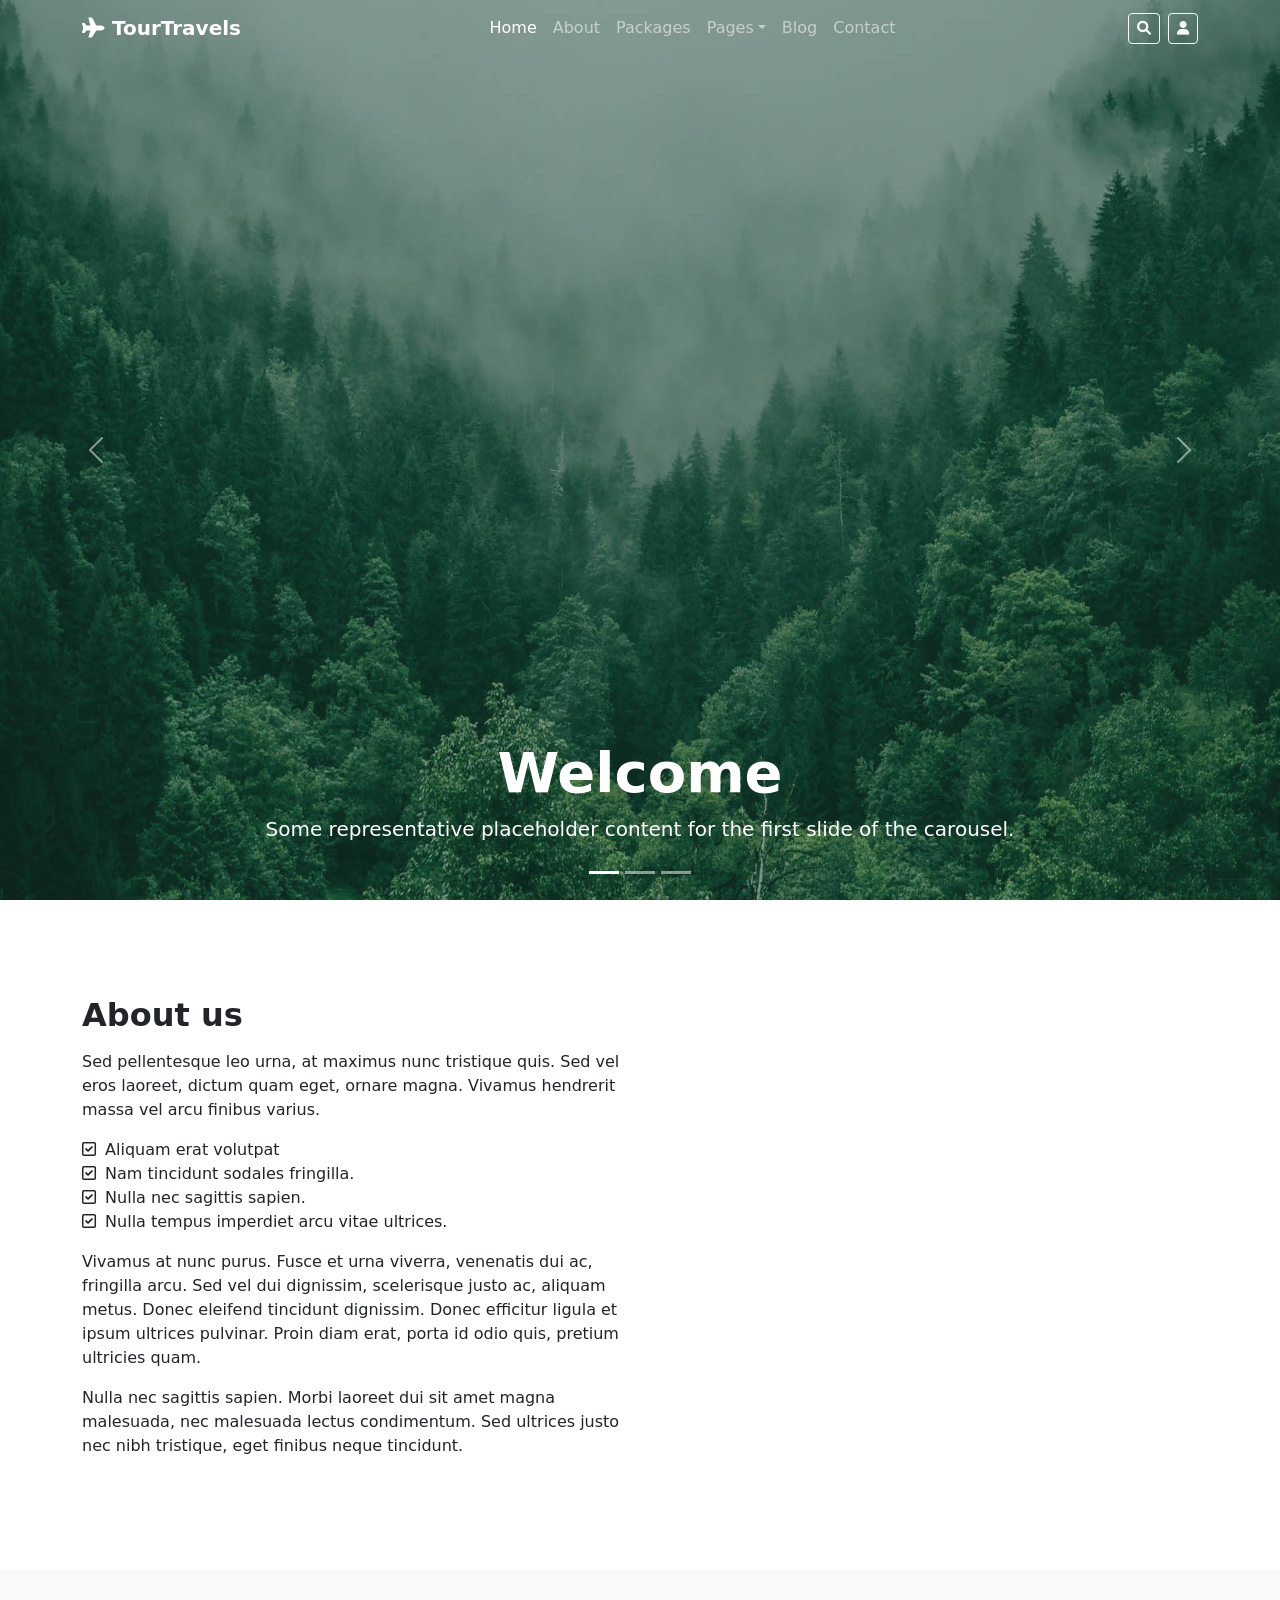
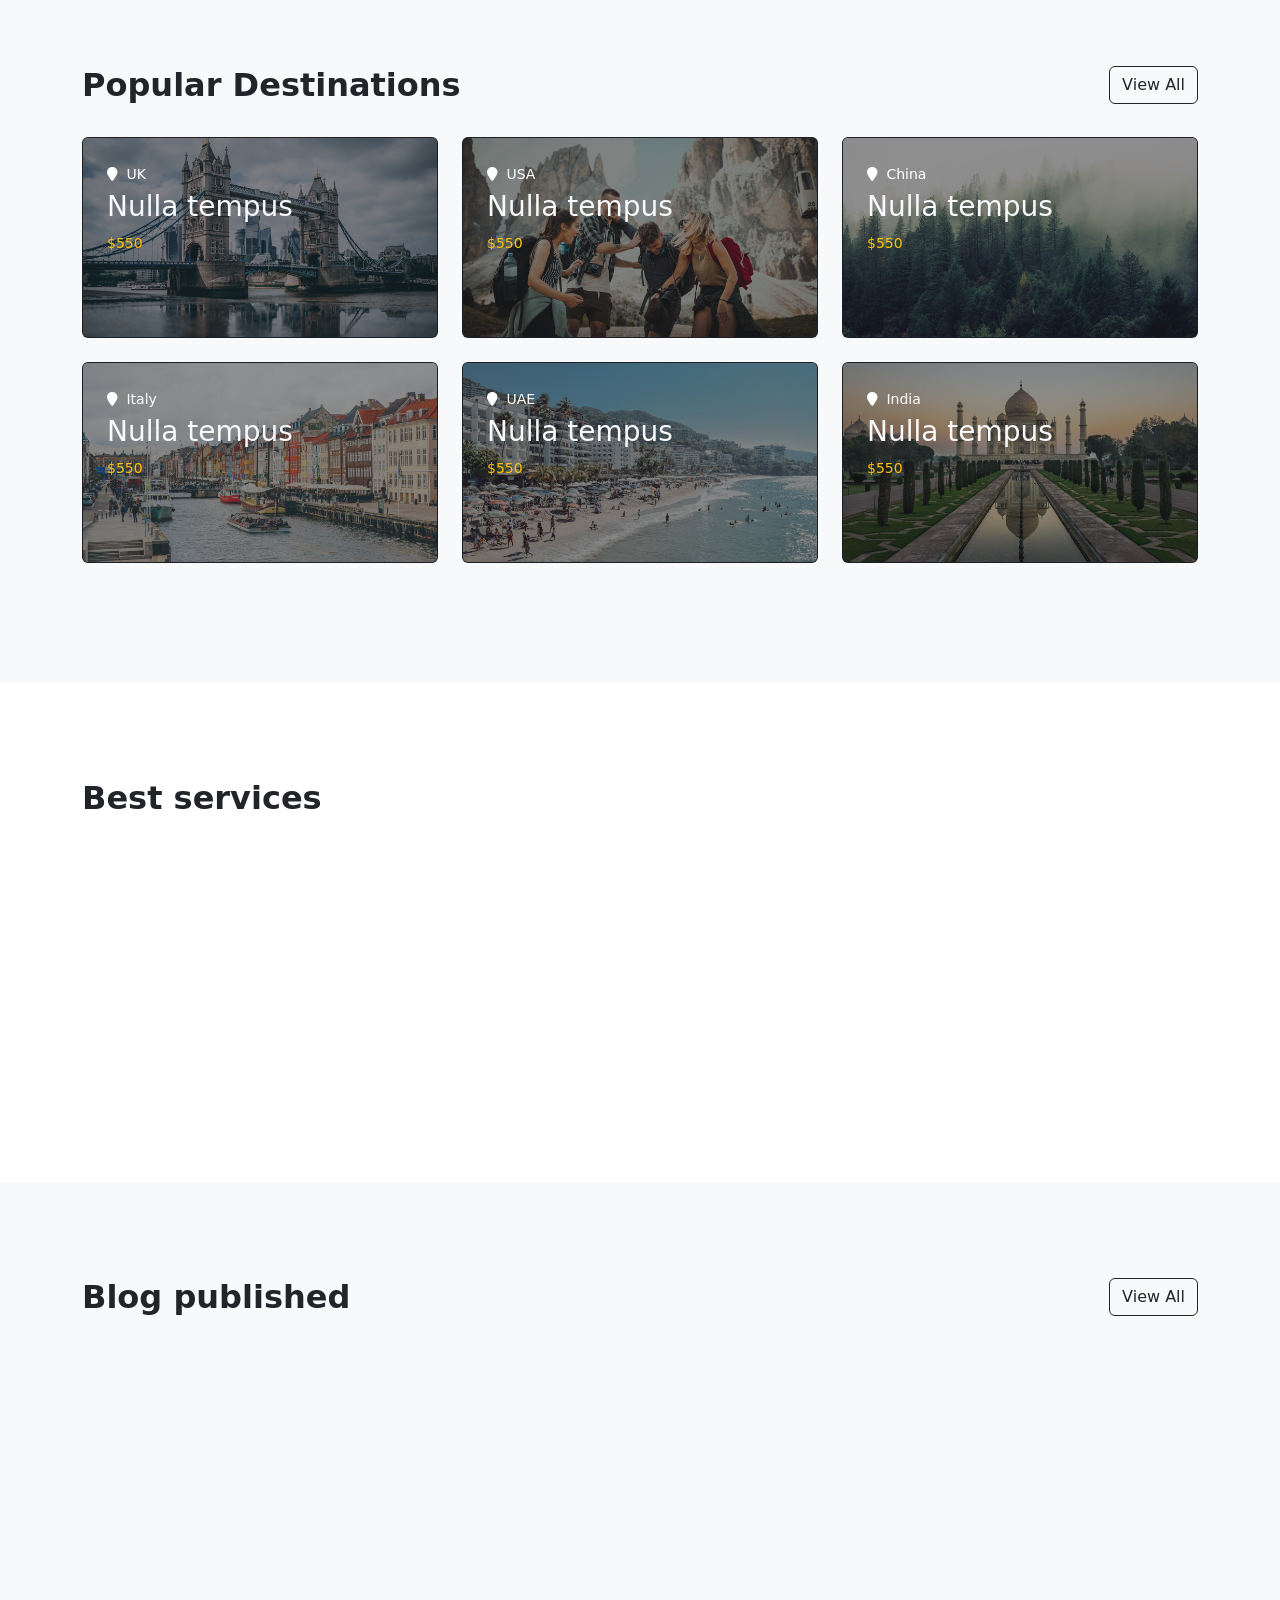
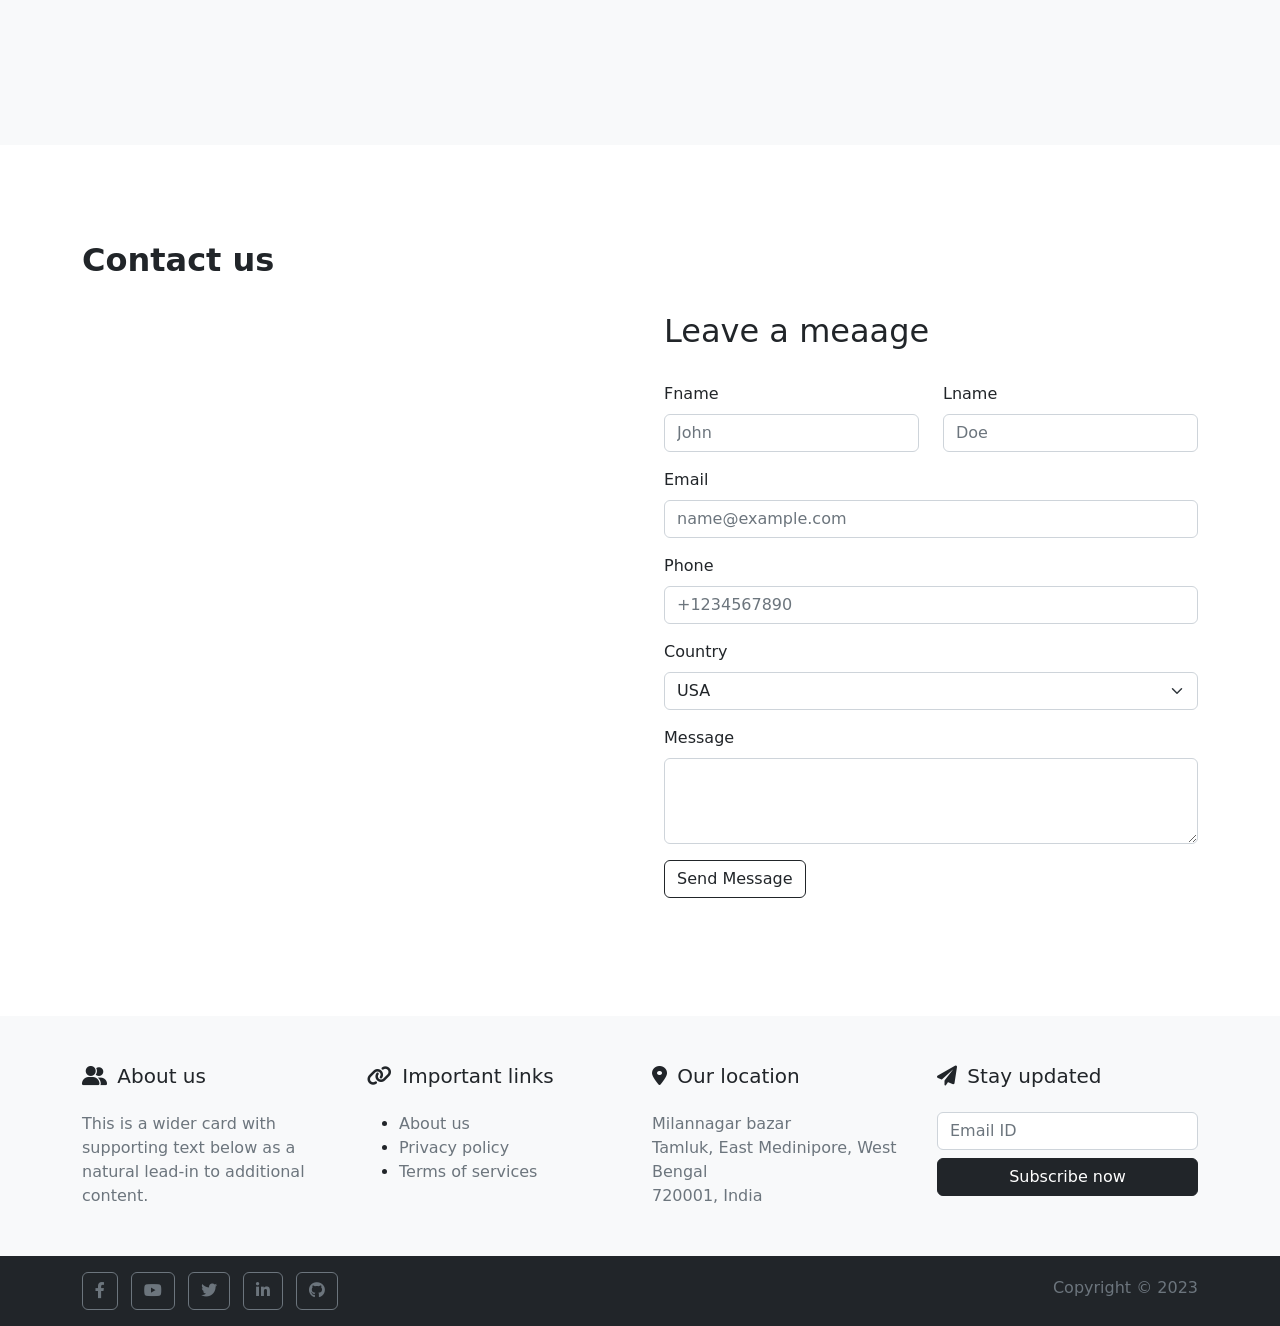
<file: index.html>
<!-- Designed by -->
<!DOCTYPE html>
<html>

<head>
    <meta charset="utf-8">
    <meta name="viewport" content="width=device-width, initial-scale=1">
    <meta name="description" content="">
    <meta name="author" content="Arunlal Panja">
    <title>Home</title>
    <link rel="icon" type="image/x-icon" href="assets/img/favicon.ico">
    <!-- CSS Files -->
    <link rel="stylesheet" href="assets/css/bootstrap.min.css">
    <link rel="stylesheet" href="assets/css/all.min.css">
    <link rel="stylesheet" href="assets/css/aos.css">
    <link rel="stylesheet" href="assets/css/owl.carousel.min.css">
    <link rel="stylesheet" href="assets/css/owl.theme.default.min.css">
    <link rel="stylesheet" href="assets/css/lightgallery.css">
    <!-- Custom CSS -->
    <link rel="stylesheet" href="assets/css/style.css">
</head>

<body>
    <!-- Header Block Start -->
    <header id="site-header">
        <nav class="navbar navbar-expand-lg navbar-dark fixed-top">
            <div class="container">
                <a class="navbar-brand fw-bold" href="index.html"><i class="fa-solid fa-plane"></i> TourTravels</a>
                <button class="navbar-toggler" type="button" data-bs-toggle="collapse" data-bs-target="#navbarSupportedContent" aria-controls="navbarSupportedContent" aria-expanded="false" aria-label="Toggle navigation">
                    <span class="navbar-toggler-icon"></span>
                </button>
                <div class="collapse navbar-collapse" id="navbarSupportedContent">
                    <ul class="navbar-nav  mx-auto mb-2 mb-lg-0">
                        <li class="nav-item">
                            <a class="nav-link active" aria-current="page" href="index.html">Home</a>
                        </li>
                        <li class="nav-item">
                            <a class="nav-link" aria-current="page" href="about.html">About</a>
                        </li>
                        <li class="nav-item">
                            <a class="nav-link" aria-current="page" href="packages.html">Packages</a>
                        </li>
                        <li class="nav-item dropdown">
                            <a class="nav-link dropdown-toggle" href="#" role="button" data-bs-toggle="dropdown" aria-expanded="false">Pages</a>
                            <ul class="dropdown-menu">
                                <li><a class="dropdown-item" href="404.html">404 Page</a></li>
                                <li><a class="dropdown-item" href="page.html">Common Page</a></li>
                                <li><a class="dropdown-item" href="destinations.html">Destinations Page</a></li>
                                <li><a class="dropdown-item" href="faqs.html">FAQ Page</a></li>
                                <li><a class="dropdown-item" href="hero.html">Hero Page</a></li>
                                <li><a class="dropdown-item" href="services.html">Services Page</a></li>
                                <li><a class="dropdown-item" href="single.html">Single Page</a></li>
                            </ul>
                        </li>
                        <li class="nav-item">
                            <a class="nav-link" aria-current="page" href="blog.html">Blog</a>
                        </li>
                        <li class="nav-item">
                            <a class="nav-link" aria-current="page" href="contact.html">Contact</a>
                        </li>
                    </ul>
                    <div class="d-flex">
                        <button class="btn btn-sm btn-outline-light me-2" type="button" data-bs-toggle="offcanvas" data-bs-target="#offcanvasTop" aria-controls="offcanvasTop"><i class="fa-solid fa-magnifying-glass"></i></button>
                        <button class="btn btn-sm btn-outline-light"><i class="fa-solid fa-user"></i></button>
                    </div>
                </div>
            </div>
        </nav>
        <div class="offcanvas offcanvas-top" tabindex="-1" id="offcanvasTop" aria-labelledby="offcanvasTopLabel">
            <div class="container py-5">
                <h2 class="fw-bold pb-2">Search here</h2>
                <form class="position-relative" action="#" method="post">
                    <input type="tel" class="form-control" id="exampleFormControlInput1" placeholder="Examples: posts, services,..">
                    <button class="position-absolute top-0 end-0 border-0 bg-transparent py-2 pe-2 text-secondary" type="submit" name="search"><i class="fa-solid fa-magnifying-glass"></i></button>
                </form>
            </div>
        </div>
    </header>
    <main>
        <div id="myCarousel" class="carousel slide" data-bs-ride="carousel">
            <div class="carousel-indicators">
                <button type="button" data-bs-target="#myCarousel" data-bs-slide-to="0" class="active" aria-current="true" aria-label="Slide 1"></button>
                <button type="button" data-bs-target="#myCarousel" data-bs-slide-to="1" aria-label="Slide 2"></button>
                <button type="button" data-bs-target="#myCarousel" data-bs-slide-to="2" aria-label="Slide 3"></button>
            </div>
            <div class="carousel-inner">
                <div class="carousel-item active">
                    <img class="bd-placeholder-img w-100 vh-100" src="assets/img/carousel-1.jpg">
                    <div class="container">
                        <div class="carousel-caption">
                            <h2 class="display-4 fw-bold">Welcome</h2>
                            <p class="fs-5">Some representative placeholder content for the first slide of the carousel.</p>
                        </div>
                    </div>
                </div>
                <div class="carousel-item">
                    <img class="bd-placeholder-img w-100 vh-100" src="assets/img/carousel-2.jpg">
                    <div class="container">
                        <div class="carousel-caption">
                            <h2 class="display-4 fw-bold">Popular Destinations</h2>
                            <p class="fs-5">Some representative placeholder content for the first slide of the carousel.</p>
                        </div>
                    </div>
                </div>
                <div class="carousel-item">
                    <img class="bd-placeholder-img w-100 vh-100" src="assets/img/carousel-3.jpg">
                    <div class="container">
                        <div class="carousel-caption">
                            <h2 class="display-4 fw-bold">Get in touch</h2>
                            <p class="fs-5">Some representative placeholder content for the first slide of the carousel.</p>
                        </div>
                    </div>
                </div>
            </div>
            <button class="carousel-control-prev" type="button" data-bs-target="#myCarousel" data-bs-slide="prev">
                <span class="carousel-control-prev-icon" aria-hidden="true"></span>
                <span class="visually-hidden">Previous</span>
            </button>
            <button class="carousel-control-next" type="button" data-bs-target="#myCarousel" data-bs-slide="next">
                <span class="carousel-control-next-icon" aria-hidden="true"></span>
                <span class="visually-hidden">Next</span>
            </button>
        </div>
        <section id="section-2">
            <div class="py-5">
                <div class="container py-5">
                    <div class="row">
                        <div class="col-md-6">
                            <h2 class="fw-bold pb-2">About us</h2>
                            <p>Sed pellentesque leo urna, at maximus nunc tristique quis. Sed vel eros laoreet, dictum quam eget, ornare magna. Vivamus hendrerit massa vel arcu finibus varius.</p>
                            <ul class="list-unstyled">
                                <li><i class="fa-regular fa-square-check pe-1"></i> Aliquam erat volutpat</li>
                                <li><i class="fa-regular fa-square-check pe-1"></i> Nam tincidunt sodales fringilla.</li>
                                <li><i class="fa-regular fa-square-check pe-1"></i> Nulla nec sagittis sapien.</li>
                                <li><i class="fa-regular fa-square-check pe-1"></i> Nulla tempus imperdiet arcu vitae ultrices.</li>
                            </ul>
                            <p>Vivamus at nunc purus. Fusce et urna viverra, venenatis dui ac, fringilla arcu. Sed vel dui dignissim, scelerisque justo ac, aliquam metus. Donec eleifend tincidunt dignissim. Donec efficitur ligula et ipsum ultrices pulvinar. Proin diam erat, porta id odio quis, pretium ultricies quam.</p>
                            <p>Nulla nec sagittis sapien. Morbi laoreet dui sit amet magna malesuada, nec malesuada lectus condimentum. Sed ultrices justo nec nibh tristique, eget finibus neque tincidunt.</p>
                        </div>
                        <div class="col-md-6">
                            <div class="aos-item" data-aos="fade-up" data-aos-delay="200">
                                <div class="aos-item__inner">
                                    <img title="" class="rounded w-100" src="assets/img/about.jpg" alt="">
                                    <div class="caption">
                                        <figcaption class="figure-caption py-2">A caption for the above image.</figcaption>
                                    </div>
                                </div>
                            </div>
                        </div>
                    </div>
                </div>
            </div>
        </section>
        <section id="section-3">
            <div class="bg-light py-5">
                <div class="container py-5">
                    <div class="d-flex justify-content-between">
                        <div>
                            <h2 class="pb-4 fw-bold">Popular Destinations</h2>
                        </div>
                        <div><a class="btn btn-outline-dark" href="">View All</a></div>
                    </div>
                    <div class="row g-4 mb-4">
                        <div class="col-md-4 col-sm-12">
                            <div class="card text-bg-dark">
                                <img src="assets/img/destination-1.jpg" class="card-img" alt="...">
                                <div class="card-img-overlay bg-dark bg-opacity-50 p-4">
                                    <p class="card-text mb-1"><small><i class="fa-solid fa-location-pin pe-1"></i> UK</small></p>
                                    <h3 class="card-title"><a href="destinations.html" class="text-decoration-none link-light">Nulla tempus</a></h3>
                                    <p class="card-text"><small class="text-warning">$550</small></p>
                                </div>
                            </div>
                        </div>
                        <div class="col-md-4 col-sm-12">
                            <div class="card text-bg-dark">
                                <img src="assets/img/destination-2.jpg" class="card-img" alt="...">
                                <div class="card-img-overlay bg-dark bg-opacity-50 p-4">
                                    <p class="card-text mb-1"><small><i class="fa-solid fa-location-pin pe-1"></i> USA</small></p>
                                    <h3 class="card-title"><a href="destinations.html" class="text-decoration-none link-light">Nulla tempus</a></h3>
                                    <p class="card-text"><small class="text-warning">$550</small></p>
                                </div>
                            </div>
                        </div>
                        <div class="col-md-4 col-sm-12">
                            <div class="card text-bg-dark">
                                <img src="assets/img/destination-3.jpg" class="card-img" alt="...">
                                <div class="card-img-overlay bg-dark bg-opacity-50 p-4">
                                    <p class="card-text mb-1"><small><i class="fa-solid fa-location-pin pe-1"></i> China</small></p>
                                    <h3 class="card-title"><a href="destinations.html" class="text-decoration-none link-light">Nulla tempus</a></h3>
                                    <p class="card-text"><small class="text-warning">$550</small></p>
                                </div>
                            </div>
                        </div>
                        <div class="col-md-4 col-sm-12">
                            <div class="card text-bg-dark">
                                <img src="assets/img/destination-4.jpg" class="card-img" alt="...">
                                <div class="card-img-overlay bg-dark bg-opacity-50 p-4">
                                    <p class="card-text mb-1"><small><i class="fa-solid fa-location-pin pe-1"></i> Italy</small></p>
                                    <h3 class="card-title"><a href="destinations.html" class="text-decoration-none link-light">Nulla tempus</a></h3>
                                    <p class="card-text"><small class="text-warning">$550</small></p>
                                </div>
                            </div>
                        </div>
                        <div class="col-md-4 col-sm-12">
                            <div class="card text-bg-dark">
                                <img src="assets/img/destination-5.jpg" class="card-img" alt="...">
                                <div class="card-img-overlay bg-dark bg-opacity-50 p-4">
                                    <p class="card-text mb-1"><small><i class="fa-solid fa-location-pin pe-1"></i> UAE</small></p>
                                    <h3 class="card-title"><a href="destinations.html" class="text-decoration-none link-light">Nulla tempus</a></h3>
                                    <p class="card-text"><small class="text-warning">$550</small></p>
                                </div>
                            </div>
                        </div>
                        <div class="col-md-4 col-sm-12">
                            <div class="card text-bg-dark">
                                <img src="assets/img/destination-6.jpg" class="card-img" alt="...">
                                <div class="card-img-overlay bg-dark bg-opacity-50 p-4">
                                    <p class="card-text mb-1"><small><i class="fa-solid fa-location-pin pe-1"></i> India</small></p>
                                    <h3 class="card-title"><a href="destinations.html" class="text-decoration-none link-light">Nulla tempus</a></h3>
                                    <p class="card-text"><small class="text-warning">$550</small></p>
                                </div>
                            </div>
                        </div>
                    </div>
                </div>
            </div>
        </section>
        <section id="section-5">
            <div id="section-5-start"></div>
            <div class="py-5">
                <div class="container py-5">
                    <h2 class="pb-4 fw-bold">Best services</h2>
                    <div class="row row-cols-sm-1 row-cols-md-2 row-cols-xl-4 g-4">
                        <div class="aos-item" data-aos="fade-up" data-aos-delay="200">
                            <div class="aos-item__inner d-block bg-light p-4 text-center rounded">
                                <i class="fa-solid fa-handshake-angle display-4 p-2 mb-2"></i>
                                <h4 class="pt-2">Sed dapibus</h4>
                                <p>Aenean id ornare velit, quis condimentum augue.</p>
                            </div>
                        </div>
                        <div class="aos-item" data-aos="fade-up" data-aos-delay="400">
                            <div class="aos-item__inner d-block bg-light p-4 text-center rounded">
                                <i class="fa-solid fa-gear display-4 p-2 mb-2"></i>
                                <h4 class="pt-2">Cras vitae</h4>
                                <p>Aenean id ornare velit, quis condimentum augue.</p>
                            </div>
                        </div>
                        <div class="aos-item" data-aos="fade-up" data-aos-delay="600">
                            <div class="aos-item__inner d-block bg-light p-4 text-center rounded">
                                <i class="fa-solid fa-cubes display-4 p-2 mb-2"></i>
                                <h4 class="pt-2">Sed pellentesque</h4>
                                <p>Aenean id ornare velit, quis condimentum augue.</p>
                            </div>
                        </div>
                        <div class="aos-item" data-aos="fade-up" data-aos-delay="800">
                            <div class="aos-item__inner d-block bg-light p-4 text-center rounded">
                                <i class="fa-solid fa-truck display-4 p-2 mb-2"></i>
                                <h4 class="pt-2">Aliquam erat</h4>
                                <p>Aenean id ornare velit, quis condimentum augue.</p>
                            </div>
                        </div>
                    </div>
                </div>
            </div>
        </section>
        <section>
            <div class="bg-light py-5">
                <div class="container py-5">
                    <div class="d-flex justify-content-between">
                        <div>
                            <h2 class="pb-4 fw-bold">Blog published</h2>
                        </div>
                        <div><a class="btn btn-outline-dark" href="">View All</a></div>
                    </div>
                    <div class="row g-4">
                        <div class="col-md-6 col-xl-3 col-sm-12">
                            <div class="aos-item" data-aos="fade-up" data-aos-delay="200">
                                <div class="card aos-item__inner border-0 shadow-sm">
                                    <a href="#" class="link-dark text-decoration-none"><img title="" class="card-img-top w-100" src="assets/img/blog-1.jpg" alt=""></a>
                                    <div class="card-body">
                                        <h4><a href="#" class="link-dark text-decoration-none">How to create a responsive website?</a></h4>
                                        <div class="mb-1 text-muted"><small>Nov 12, by John</small></div>
                                    </div>
                                </div>
                            </div>
                        </div>
                        <div class="col-md-6 col-xl-3 col-sm-12">
                            <div class="aos-item" data-aos="fade-up" data-aos-delay="400">
                                <div class="card border-0 shadow-sm">
                                    <a href="#" class="link-dark text-decoration-none"><img title="" class="card-img-top w-100" src="assets/img/blog-2.jpg" alt=""></a>
                                    <div class="card-body">
                                        <h4><a href="#" class="link-dark text-decoration-none">How to hire right wordpress developer?</a></h4>
                                        <div class="mb-1 text-muted"><small>Apr 02, by Peter</small></div>
                                    </div>
                                </div>
                            </div>
                        </div>
                        <div class="col-md-6 col-xl-3 col-sm-12">
                            <div class="aos-item" data-aos="fade-up" data-aos-delay="600">
                                <div class="card border-0 shadow-sm">
                                    <a href="#" class="link-dark text-decoration-none"><img title="" class="card-img-top w-100" src="assets/img/blog-3.jpg" alt=""></a>
                                    <div class="card-body">
                                        <h4><a href="#" class="link-dark text-decoration-none">How to upload content in wordpress site?</a></h4>
                                        <div class="mb-1 text-muted"><small>Dec 15, by Williams</small></div>
                                    </div>
                                </div>
                            </div>
                        </div>
                        <div class="col-md-6 col-xl-3 col-sm-12">
                            <div class="aos-item" data-aos="fade-up" data-aos-delay="800">
                                <div class="card border-0 shadow-sm">
                                    <a href="#" class="link-dark text-decoration-none"><img title="" class="card-img-top w-100" src="assets/img/blog-4.jpg" alt=""></a>
                                    <div class="card-body">
                                        <h4><a href="#" class="link-dark text-decoration-none">Why my website not visible in Google search</a></h4>
                                        <div class="mb-1 text-muted"><small>Jan 29, by Charlotte</small></div>
                                    </div>
                                </div>
                            </div>
                        </div>
                    </div>
                </div>
            </div>
        </section>
        <section>
            <div class="py-5">
                <div class="container py-5">
                    <h2 class="fw-bold pb-4">Contact us</h2>
                    <div class="row g-5">
                        <div class="col-xl-6">
                            <div class="row row-cols-md-2 g-4">
                                <div class="aos-item" data-aos="fade-up" data-aos-delay="200">
                                    <div class="aos-item__inner">
                                        <div class="bg-light d-block p-3 rounded">
                                            <div class="d-flex justify-content-start">
                                                <i class="fa-solid fa-envelope h3 pe-2"></i>
                                                <span class="h5">Email</span>
                                            </div>
                                            <span>example@domain.com</span>
                                        </div>
                                    </div>
                                </div>
                                <div class="aos-item" data-aos="fade-up" data-aos-delay="400">
                                    <div class="aos-item__inner">
                                        <div class="bg-light d-block p-3 rounded">
                                            <div class="d-flex justify-content-start">
                                                <i class="fa-solid fa-phone h3 pe-2"></i>
                                                <span class="h5">Phone</span>
                                            </div>
                                            <span>+0123456789, +9876543210</span>
                                        </div>
                                    </div>
                                </div>
                            </div>
                            <div class="aos-item mt-4" data-aos="fade-up" data-aos-delay="600">
                                <div class="aos-item__inner">
                                    <div class="bg-light d-block p-3 rounded">
                                        <div class="d-flex justify-content-start">
                                            <i class="fa-solid fa-location-pin h3 pe-2"></i>
                                            <span class="h5">Office location</span>
                                        </div>
                                        <span>#007, Street name, Bigtown BG23 4YZ, England</span>
                                    </div>
                                </div>
                            </div>
                            <div class="aos-item" data-aos="fade-up" data-aos-delay="800">
                                <div class="mt-4 w-100 aos-item__inner">
                                    <iframe class="rounded" width="100%" height="345" frameborder="0" scrolling="no" marginheight="0" marginwidth="0" src="https://maps.google.com/maps?width=100%25&amp;height=300&amp;hl=en&amp;q=1%20Grafton%20Street,%20Dublin,%20Ireland+()&amp;t=&amp;z=14&amp;ie=UTF8&amp;iwloc=B&amp;output=embed"><a href="https://www.maps.ie/distance-area-calculator.html">measure acres/hectares on map</a></iframe>
                                </div>
                            </div>
                        </div>
                        <div class="col-xl-6">
                            <h2 class="pb-4">Leave a meaage</h2>
                            <div class="row g-4">
                                <div class="col-6 mb-3">
                                    <label for="exampleFormControlInput1" class="form-label">Fname</label>
                                    <input type="text" class="form-control" placeholder="John">
                                </div>
                                <div class="col-6 mb-3">
                                    <label for="exampleFormControlInput1" class="form-label">Lname</label>
                                    <input type="text" class="form-control" placeholder="Doe">
                                </div>
                            </div>
                            <div class="mb-3">
                                <label for="exampleFormControlInput1" class="form-label">Email</label>
                                <input type="email" class="form-control" placeholder="name@example.com">
                            </div>
                            <div class="mb-3">
                                <label for="exampleFormControlInput1" class="form-label">Phone</label>
                                <input type="tel" class="form-control" placeholder="+1234567890">
                            </div>
                            <div class="mb-3">
                                <label for="exampleFormControlInput1" class="form-label">Country</label>
                                <select class="form-select" aria-label="Default select example">
                                    <option value="1">USA</option>
                                    <option value="2">Non USA</option>
                                </select>
                            </div>
                            <div class="mb-3">
                                <label for="exampleFormControlTextarea1" class="form-label">Message</label>
                                <textarea class="form-control" rows="3"></textarea>
                            </div>
                            <button type="button" class="btn btn-outline-dark">Send Message</button>
                        </div>
                    </div>
                </div>
            </div>
        </section>
    </main>
    <!-- Footer Block Start -->
    <footer id="site-footer">
        <div class="bg-light py-5">
            <div class="container">
                <div class="row">
                    <div class="col-md-6 col-xl-3 col-sm-12">
                        <h5 class="pb-3"><i class="fa-solid fa-user-group pe-1"></i> About us</h5>
                        <span class="text-secondary">This is a wider card with supporting text below as a natural lead-in to additional content.</span>
                    </div>
                    <div class="col-md-6 col-xl-3 col-sm-12">
                        <h5 class="pb-3"><i class="fa-solid fa-link pe-1"></i> Important links</h5>
                        <ul>
                            <li><a href="#" class="text-decoration-none link-secondary">About us</a></li>
                            <li><a href="#" class="text-decoration-none link-secondary">Privacy policy</a></li>
                            <li><a href="#" class="text-decoration-none link-secondary">Terms of services</a></li>
                        </ul>
                    </div>
                    <div class="col-md-6 col-xl-3 col-sm-12">
                        <h5 class="pb-3"><i class="fa-solid fa-location-dot pe-1"></i> Our location</h5>
                        <span class="text-secondary">
                            Milannagar bazar<br>
                            Tamluk, East Medinipore, West Bengal<br>
                            720001, India<br>
                        </span>
                    </div>
                    <div class="col-md-6 col-xl-3 col-sm-12">
                        <h5 class="pb-3"><i class="fa-solid fa-paper-plane pe-1"></i> Stay updated</h5>
                        <form>
                            <input type="text" class="w-100 mb-2 form-control" name="" placeholder="Email ID">
                            <button class="w-100 btn btn-dark">Subscribe now</button>
                        </form>
                    </div>
                </div>
            </div>
        </div>
        <div class="bg-dark py-3">
            <div class="container">
                <div class="row">
                    <div class="col-md-6 col-sm-12">
                        <ul class="list-inline mb-0">
                            <li class="list-inline-item"><a class="btn btn-outline-secondary" href="#"><i class="fa-brands fa-facebook-f"></i></a></li>
                            <li class="list-inline-item"><a class="btn btn-outline-secondary" href="#"><i class="fa-brands fa-youtube"></i></a></li>
                            <li class="list-inline-item"><a class="btn btn-outline-secondary" href="#"><i class="fa-brands fa-twitter"></i></a></li>
                            <li class="list-inline-item"><a class="btn btn-outline-secondary" href="#"><i class="fa-brands fa-linkedin-in"></i></a></li>
                            <li class="list-inline-item"><a class="btn btn-outline-secondary" href="#"><i class="fa-brands fa-github"></i></a></li>
                        </ul>
                    </div>
                    <div class="col-md-6 col-sm-12"><span class="text-secondary pt-1 float-md-end float-sm-start">Copyright &copy; 2023</span></div>
                </div>
            </div>
        </div>
    </footer>
    <a href="#" class="scrollToTop btn btn-outline-secondary">Top</a>
    <!-- Footer Block Start -->
    <!-- JavaScript Files -->
    <script src="assets/js/jquery-3.6.4.min.js"></script>
    <script src="assets/js/bootstrap.bundle.min.js"></script>
    <script src="assets/js/aos.js"></script>
    <script src="assets/js/owl.carousel.min.js"></script>
    <script src="assets/js/lightgallery.min.js"></script>
    <!-- Custom JS -->
    <script src="assets/js/custom.js"></script>
    <script type="text/javascript">
    /* Add class to navbar */
    $(document).ready(function() {
        $(window).scroll(function() {
            if ($(this).scrollTop() > 0) {
                $('.navbar').addClass("bg-dark");
            } else {
                $('.navbar').removeClass("bg-dark");
            }
        });
    });
    $(".navbar-toggler").click(function() {
        $('.navbar').addClass("bg-dark");
    });
    /* Animate On Scroll */
    AOS.init();
    /* light Gallery */
    lightGallery(document.getElementById('lightgallery'), {
        subHtmlSelectorRelative: true,
    });
    </script>
</body>

</html>
</file>
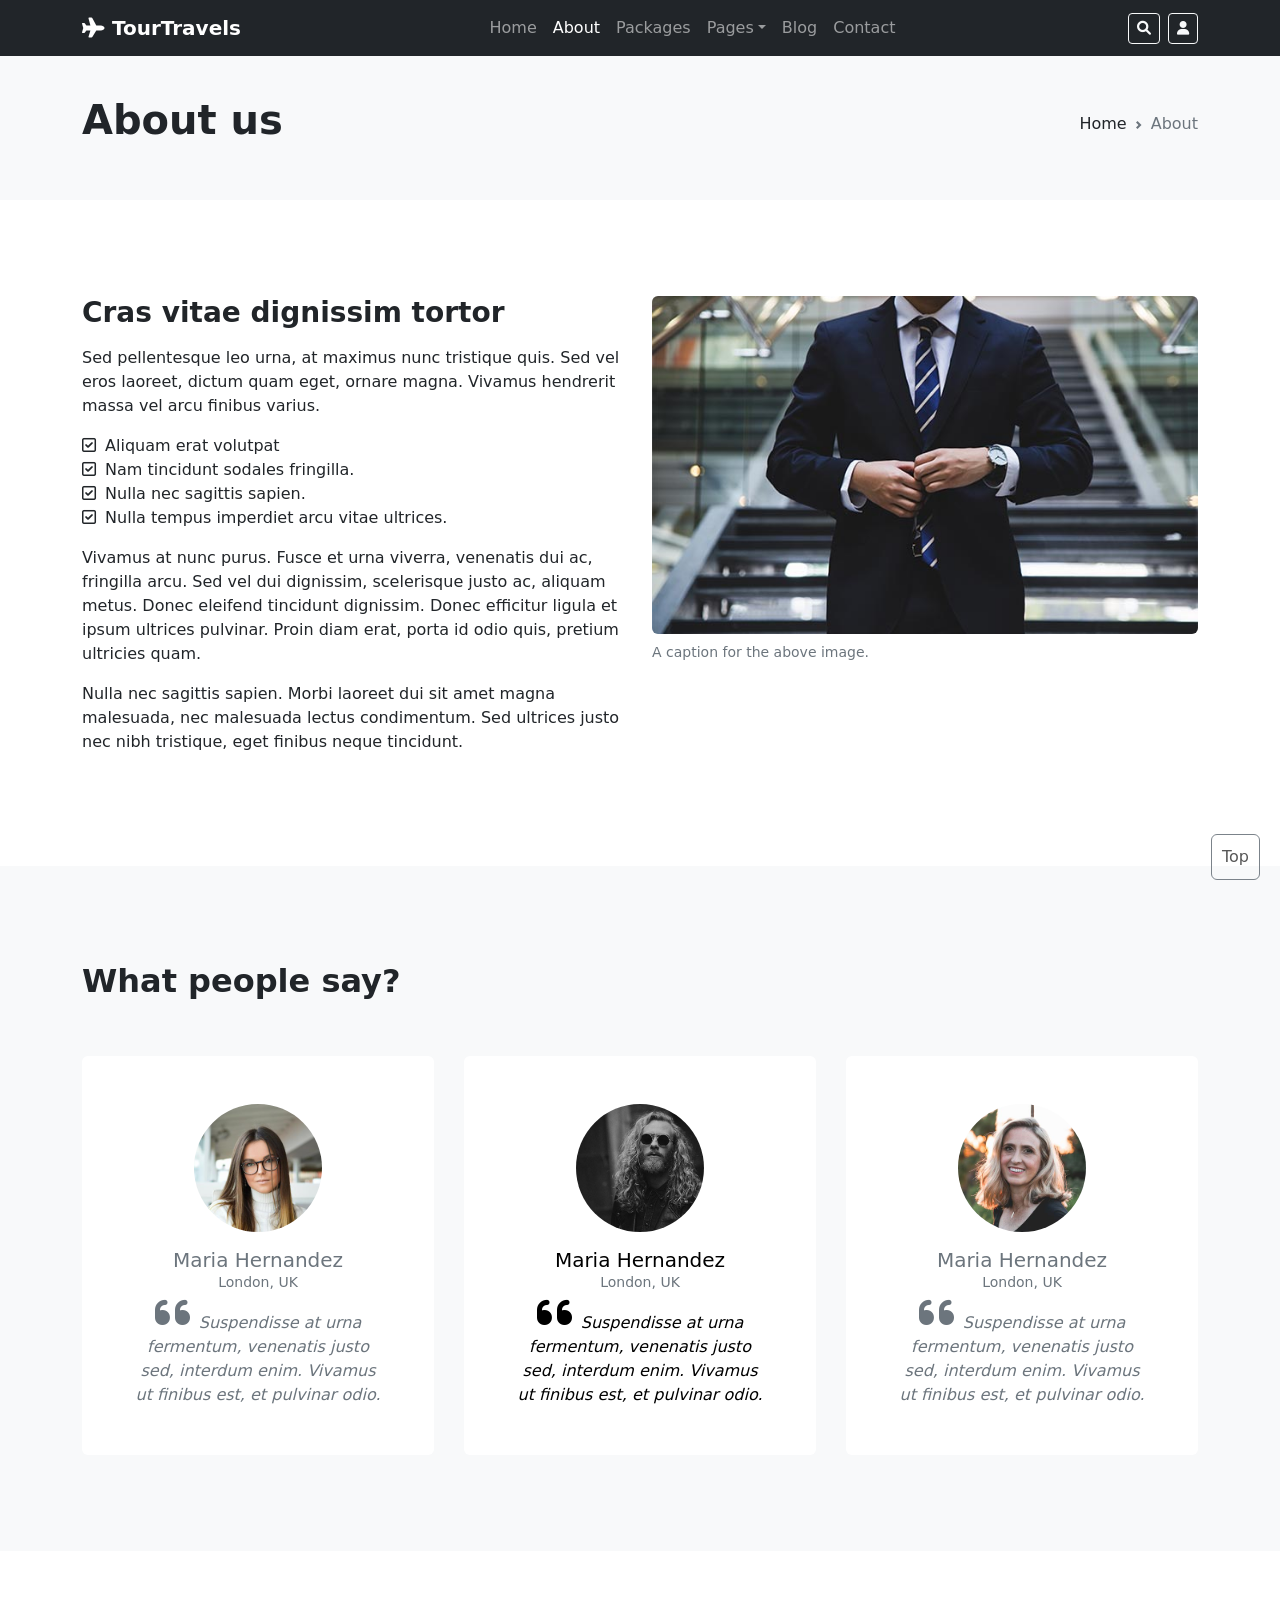
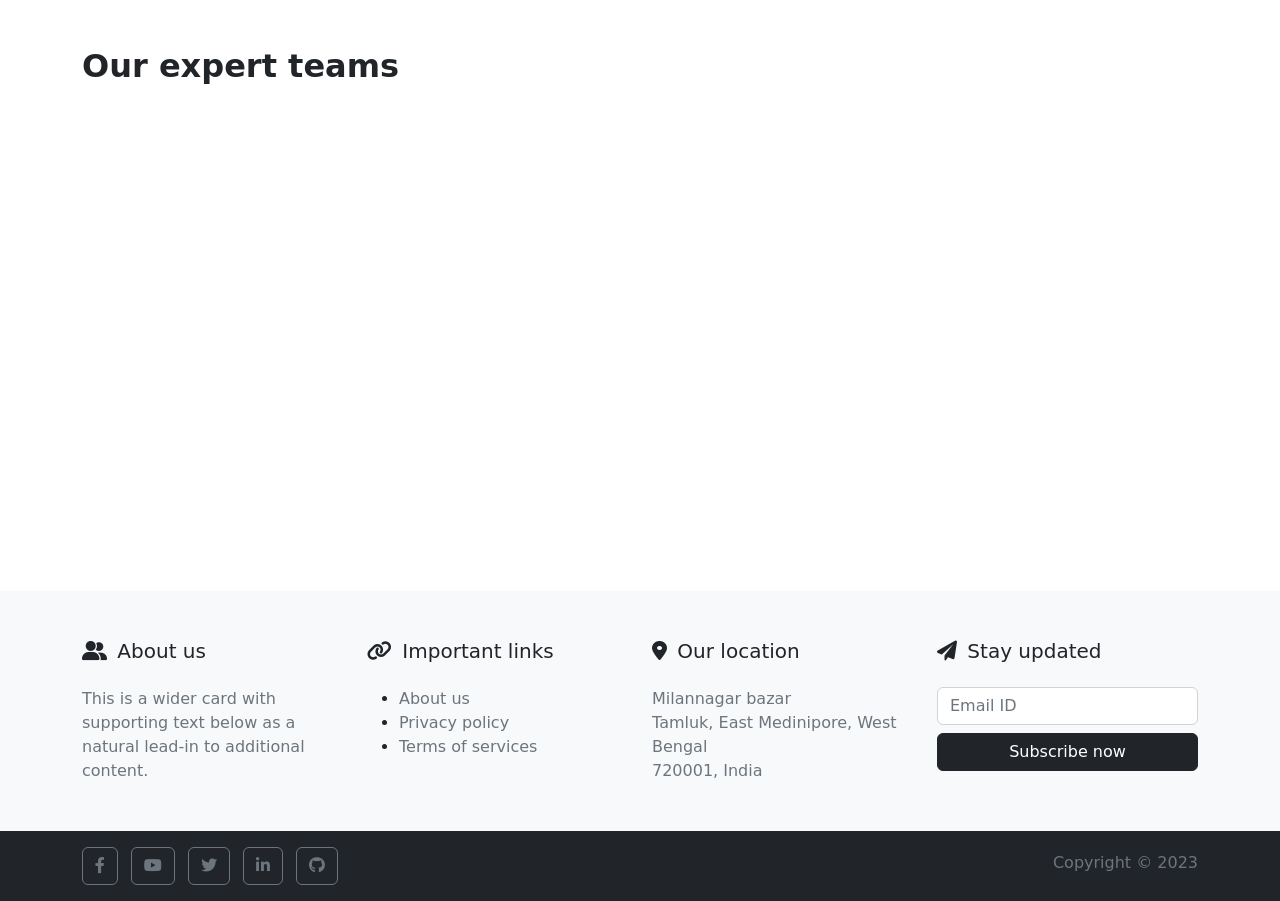
<file: about.html>
<!-- Designed by -->
<!DOCTYPE html>
<html>

<head>
    <meta charset="utf-8">
    <meta name="viewport" content="width=device-width, initial-scale=1">
    <meta name="description" content="">
    <meta name="author" content="Arunlal Panja">
    <title>About</title>
    <link rel="icon" type="image/x-icon" href="assets/img/favicon.ico">
    <!-- CSS Files -->
    <link rel="stylesheet" href="assets/css/bootstrap.min.css">
    <link rel="stylesheet" href="assets/css/all.min.css">
    <link rel="stylesheet" href="assets/css/aos.css">
    <link rel="stylesheet" href="assets/css/owl.carousel.min.css">
    <link rel="stylesheet" href="assets/css/owl.theme.default.min.css">
    <link rel="stylesheet" href="assets/css/lightgallery.css">
    <!-- Custom CSS -->
    <link rel="stylesheet" href="assets/css/style.css">
</head>

<body>
    <!-- Header Block Start -->
    <header id="site-header">
        <nav class="navbar navbar-expand-lg navbar-dark bg-dark fixed-top">
            <div class="container">
                <a class="navbar-brand fw-bold" href="index.html"><i class="fa-solid fa-plane"></i> TourTravels</a>
                <button class="navbar-toggler" type="button" data-bs-toggle="collapse" data-bs-target="#navbarSupportedContent" aria-controls="navbarSupportedContent" aria-expanded="false" aria-label="Toggle navigation">
                    <span class="navbar-toggler-icon"></span>
                </button>
                <div class="collapse navbar-collapse" id="navbarSupportedContent">
                    <ul class="navbar-nav  mx-auto mb-2 mb-lg-0">
                        <li class="nav-item">
                            <a class="nav-link" aria-current="page" href="index.html">Home</a>
                        </li>
                        <li class="nav-item">
                            <a class="nav-link active" aria-current="page" href="about.html">About</a>
                        </li>
                        <li class="nav-item">
                            <a class="nav-link" aria-current="page" href="packages.html">Packages</a>
                        </li>
                        <li class="nav-item dropdown">
                            <a class="nav-link dropdown-toggle" href="#" role="button" data-bs-toggle="dropdown" aria-expanded="false">Pages</a>
                            <ul class="dropdown-menu">
                                <li><a class="dropdown-item" href="404.html">404 Page</a></li>
                                <li><a class="dropdown-item" href="page.html">Common Page</a></li>
                                <li><a class="dropdown-item" href="destinations.html">Destinations Page</a></li>
                                <li><a class="dropdown-item" href="faqs.html">FAQ Page</a></li>
                                <li><a class="dropdown-item" href="hero.html">Hero Page</a></li>
                                <li><a class="dropdown-item" href="services.html">Services Page</a></li>
                                <li><a class="dropdown-item" href="single.html">Single Page</a></li>
                            </ul>
                        </li>
                        <li class="nav-item">
                            <a class="nav-link" aria-current="page" href="blog.html">Blog</a>
                        </li>
                        <li class="nav-item">
                            <a class="nav-link" aria-current="page" href="contact.html">Contact</a>
                        </li>
                    </ul>
                    <div class="d-flex">
                        <button class="btn btn-sm btn-outline-light me-2" type="button" data-bs-toggle="offcanvas" data-bs-target="#offcanvasTop" aria-controls="offcanvasTop"><i class="fa-solid fa-magnifying-glass"></i></button>
                        <button class="btn btn-sm btn-outline-light"><i class="fa-solid fa-user"></i></button>
                    </div>
                </div>
            </div>
        </nav>
        <div class="offcanvas offcanvas-top" tabindex="-1" id="offcanvasTop" aria-labelledby="offcanvasTopLabel">
            <div class="container py-5">
                <h2 class="fw-bold pb-2">Search here</h2>
                <form class="position-relative" action="#" method="post">
                    <input type="tel" class="form-control" id="exampleFormControlInput1" placeholder="Examples: posts, services,..">
                    <button class="position-absolute top-0 end-0 border-0 bg-transparent py-2 pe-2 text-secondary" type="submit" name="search"><i class="fa-solid fa-magnifying-glass"></i></button>
                </form>
            </div>
        </div>
    </header>
    <section class="mt-5">
        <div class="bg-light py-5">
            <div class="container">
                <div class="d-flex justify-content-between">
                    <h1 class="fw-bold">About us</h1>
                    <nav class="pt-3" style="--bs-breadcrumb-divider: url(&#34;data:image/svg+xml,%3Csvg xmlns='http://www.w3.org/2000/svg' width='8' height='8'%3E%3Cpath d='M2.5 0L1 1.5 3.5 4 1 6.5 2.5 8l4-4-4-4z' fill='%236c757d'/%3E%3C/svg%3E&#34;);" aria-label="breadcrumb">
                        <ol class="breadcrumb">
                            <li class="breadcrumb-item"><a class="nav-link" href="#">Home</a></li>
                            <li class="breadcrumb-item active" aria-current="page">About</li>
                        </ol>
                    </nav>
                </div>
            </div>
        </div>
    </section>
    <main>
        <div class="container py-5 my-5">
            <div class="row">
                <div class="col-md-6">
                    <div class="aos-item" data-aos="fade-up" data-aos-delay="200">
                        <div class="aos-item__inner">
                            <h3 class="fw-bold pb-2">Cras vitae dignissim tortor</h3>
                            <p>Sed pellentesque leo urna, at maximus nunc tristique quis. Sed vel eros laoreet, dictum quam eget, ornare magna. Vivamus hendrerit massa vel arcu finibus varius.</p>
                            <ul class="list-unstyled">
                                <li><i class="fa-regular fa-square-check pe-1"></i> Aliquam erat volutpat</li>
                                <li><i class="fa-regular fa-square-check pe-1"></i> Nam tincidunt sodales fringilla.</li>
                                <li><i class="fa-regular fa-square-check pe-1"></i> Nulla nec sagittis sapien.</li>
                                <li><i class="fa-regular fa-square-check pe-1"></i> Nulla tempus imperdiet arcu vitae ultrices.</li>
                            </ul>
                            <p>Vivamus at nunc purus. Fusce et urna viverra, venenatis dui ac, fringilla arcu. Sed vel dui dignissim, scelerisque justo ac, aliquam metus. Donec eleifend tincidunt dignissim. Donec efficitur ligula et ipsum ultrices pulvinar. Proin diam erat, porta id odio quis, pretium ultricies quam.</p>
                            <p>Nulla nec sagittis sapien. Morbi laoreet dui sit amet magna malesuada, nec malesuada lectus condimentum. Sed ultrices justo nec nibh tristique, eget finibus neque tincidunt.</p>
                        </div>
                    </div>
                </div>
                <div class="col-md-6">
                    <div class="aos-item" data-aos="fade-up" data-aos-delay="400">
                        <div class="aos-item__inner">
                            <img title="" class="rounded hvr-shadow w-100" src="assets/img/about.jpg" alt="">
                            <div class="caption">
                                <figcaption class="figure-caption py-2">A caption for the above image.</figcaption>
                            </div>
                        </div>
                    </div>
                </div>
            </div>
        </div>
        <div class="bg-light py-5">
            <div class="container py-5">
                <h2 class="fw-bold pb-5">What people say?</h2>
                <div class="owl-carousel owl-carousel owl-theme">
                    <div class="item text-center rounded bg-white p-5 text-secondary">
                        <img class="rounded-circle w-50 mx-auto" src="assets/img/client-1.jpg">
                        <h5 class="mb-0 pt-3">Maria Hernandez</h5>
                        <small class="d-block">London, UK</small>
                        <span class="fs-6 fst-italic"><i class="fa-solid fa-quote-left pe-2 fs-1"></i>Suspendisse at urna fermentum, venenatis justo sed, interdum enim. Vivamus ut finibus est, et pulvinar odio.</span>
                    </div>
                    <div class="item text-center rounded bg-white p-5 text-secondary">
                        <img class="rounded-circle w-50 mx-auto" src="assets/img/client-2.jpg">
                        <h5 class="mb-0 pt-3">Maria Hernandez</h5>
                        <small class="d-block">London, UK</small>
                        <span class="fs-6 fst-italic"><i class="fa-solid fa-quote-left pe-2 fs-1"></i>Suspendisse at urna fermentum, venenatis justo sed, interdum enim. Vivamus ut finibus est, et pulvinar odio.</span>
                    </div>
                    <div class="item text-center rounded bg-white p-5 text-secondary">
                        <img class="rounded-circle w-50 mx-auto" src="assets/img/client-3.jpg">
                        <h5 class="mb-0 pt-3">Maria Hernandez</h5>
                        <small class="d-block">London, UK</small>
                        <span class="fs-6 fst-italic"><i class="fa-solid fa-quote-left pe-2 fs-1"></i>Suspendisse at urna fermentum, venenatis justo sed, interdum enim. Vivamus ut finibus est, et pulvinar odio.</span>
                    </div>
                    <div class="item text-center rounded bg-white p-5 text-secondary">
                        <img class="rounded-circle w-50 mx-auto" src="assets/img/client-4.jpg">
                        <h5 class="mb-0 pt-3">Maria Hernandez</h5>
                        <small class="d-block">London, UK</small>
                        <span class="fs-6 fst-italic"><i class="fa-solid fa-quote-left pe-2 fs-1"></i>Suspendisse at urna fermentum, venenatis justo sed, interdum enim. Vivamus ut finibus est, et pulvinar odio.</span>
                    </div>
                </div>
            </div>
        </div>
        <div class="py-5">
            <div class="container py-5">
                <h2 class="fw-bold pb-5">Our expert teams</h2>
                <div class="row">
                    <div class="col-md-6 col-xl-3 col-sm-12">
                        <div class="aos-item" data-aos="fade-up" data-aos-delay="200">
                            <div class="aos-item__inner">
                                <div class="card text-center border border-0 shadow-sm">
                                    <img src="assets/img/team-1.jpg" class="card-img-top">
                                    <div class="card-body">
                                        <h4>John Doe</h4>
                                        <small>Designer</small>
                                    </div>
                                </div>
                            </div>
                        </div>
                    </div>
                    <div class="col-md-6 col-xl-3 col-sm-12">
                        <div class="aos-item" data-aos="fade-up" data-aos-delay="400">
                            <div class="aos-item__inner">
                                <div class="card text-center border border-0 shadow-sm">
                                    <img src="assets/img/team-2.jpg" class="card-img-top">
                                    <div class="card-body">
                                        <h4>John Doe</h4>
                                        <small>Designer</small>
                                    </div>
                                </div>
                            </div>
                        </div>
                    </div>
                    <div class="col-md-6 col-xl-3 col-sm-12">
                        <div class="aos-item" data-aos="fade-up" data-aos-delay="600">
                            <div class="aos-item__inner">
                                <div class="card text-center border border-0 shadow-sm">
                                    <img src="assets/img/team-3.jpg" class="card-img-top">
                                    <div class="card-body">
                                        <h4>John Doe</h4>
                                        <small>Designer</small>
                                    </div>
                                </div>
                            </div>
                        </div>
                    </div>
                    <div class="col-md-6 col-xl-3 col-sm-12">
                        <div class="aos-item" data-aos="fade-up" data-aos-delay="800">
                            <div class="aos-item__inner">
                                <div class="card text-center border border-0 shadow-sm">
                                    <img src="assets/img/team-4.jpg" class="card-img-top">
                                    <div class="card-body">
                                        <h4>John Doe</h4>
                                        <small>Designer</small>
                                    </div>
                                </div>
                            </div>
                        </div>
                    </div>
                </div>
            </div>
        </div>
    </main>
    <!-- Footer Block Start -->
    <footer id="site-footer">
        <div class="bg-light py-5">
            <div class="container">
                <div class="row">
                    <div class="col-md-6 col-xl-3 col-sm-12">
                        <h5 class="pb-3"><i class="fa-solid fa-user-group pe-1"></i> About us</h5>
                        <span class="text-secondary">This is a wider card with supporting text below as a natural lead-in to additional content.</span>
                    </div>
                    <div class="col-md-6 col-xl-3 col-sm-12">
                        <h5 class="pb-3"><i class="fa-solid fa-link pe-1"></i> Important links</h5>
                        <ul>
                            <li><a href="#" class="text-decoration-none link-secondary">About us</a></li>
                            <li><a href="#" class="text-decoration-none link-secondary">Privacy policy</a></li>
                            <li><a href="#" class="text-decoration-none link-secondary">Terms of services</a></li>
                        </ul>
                    </div>
                    <div class="col-md-6 col-xl-3 col-sm-12">
                        <h5 class="pb-3"><i class="fa-solid fa-location-dot pe-1"></i> Our location</h5>
                        <span class="text-secondary">
                            Milannagar bazar<br>
                            Tamluk, East Medinipore, West Bengal<br>
                            720001, India<br>
                        </span>
                    </div>
                    <div class="col-md-6 col-xl-3 col-sm-12">
                        <h5 class="pb-3"><i class="fa-solid fa-paper-plane pe-1"></i> Stay updated</h5>
                        <form>
                            <input type="text" class="w-100 mb-2 form-control" name="" placeholder="Email ID">
                            <button class="w-100 btn btn-dark">Subscribe now</button>
                        </form>
                    </div>
                </div>
            </div>
        </div>
        <div class="bg-dark py-3">
            <div class="container">
                <div class="row">
                    <div class="col-md-6 col-sm-12">
                        <ul class="list-inline mb-0">
                            <li class="list-inline-item"><a class="btn btn-outline-secondary" href="#"><i class="fa-brands fa-facebook-f"></i></a></li>
                            <li class="list-inline-item"><a class="btn btn-outline-secondary" href="#"><i class="fa-brands fa-youtube"></i></a></li>
                            <li class="list-inline-item"><a class="btn btn-outline-secondary" href="#"><i class="fa-brands fa-twitter"></i></a></li>
                            <li class="list-inline-item"><a class="btn btn-outline-secondary" href="#"><i class="fa-brands fa-linkedin-in"></i></a></li>
                            <li class="list-inline-item"><a class="btn btn-outline-secondary" href="#"><i class="fa-brands fa-github"></i></a></li>
                        </ul>
                    </div>
                    <div class="col-md-6 col-sm-12"><span class="text-secondary pt-1 float-md-end float-sm-start">Copyright &copy; 2023</span></div>
                </div>
            </div>
        </div>
    </footer>
    <a href="#" class="scrollToTop btn btn-outline-secondary">Top</a>
    <!-- JavaScript Files -->
    <script src="assets/js/jquery-3.6.4.min.js"></script>
    <script src="assets/js/bootstrap.bundle.min.js"></script>
    <script src="assets/js/aos.js"></script>
    <script src="assets/js/owl.carousel.min.js"></script>
    <!-- Custom JS -->
    <script src="assets/js/custom.js"></script>
    <script type="text/javascript">
    /* Animate On Scroll */
    AOS.init();
    /* Owl Carousel */
    $('.owl-carousel').owlCarousel({
        loop: true,
        margin: 30,
        nav: false,
        center: true,
        dots: false,
        autoplay: true,
        responsive: {
            0: {
                items: 1
            },
            600: {
                items: 2
            },
            1000: {
                items: 3
            }
        }
    });
    </script>
</body>

</html>
</file>
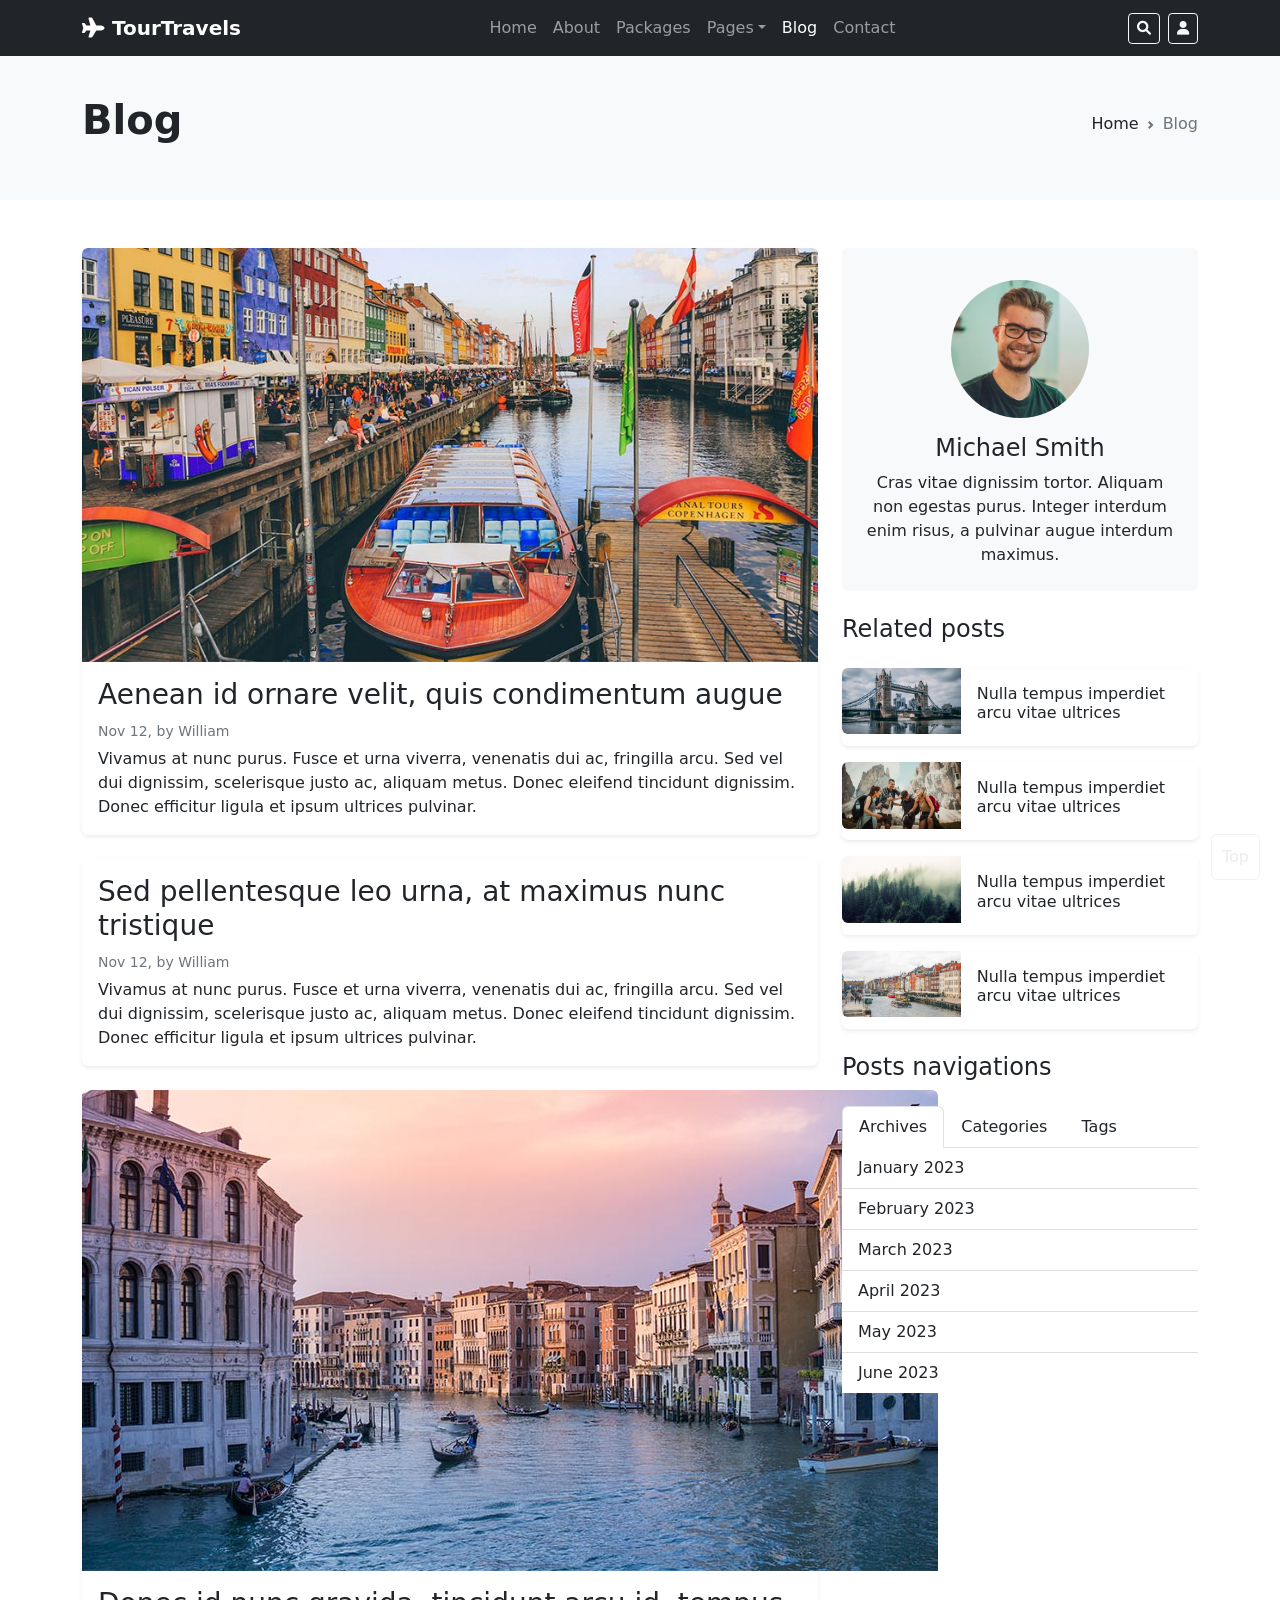
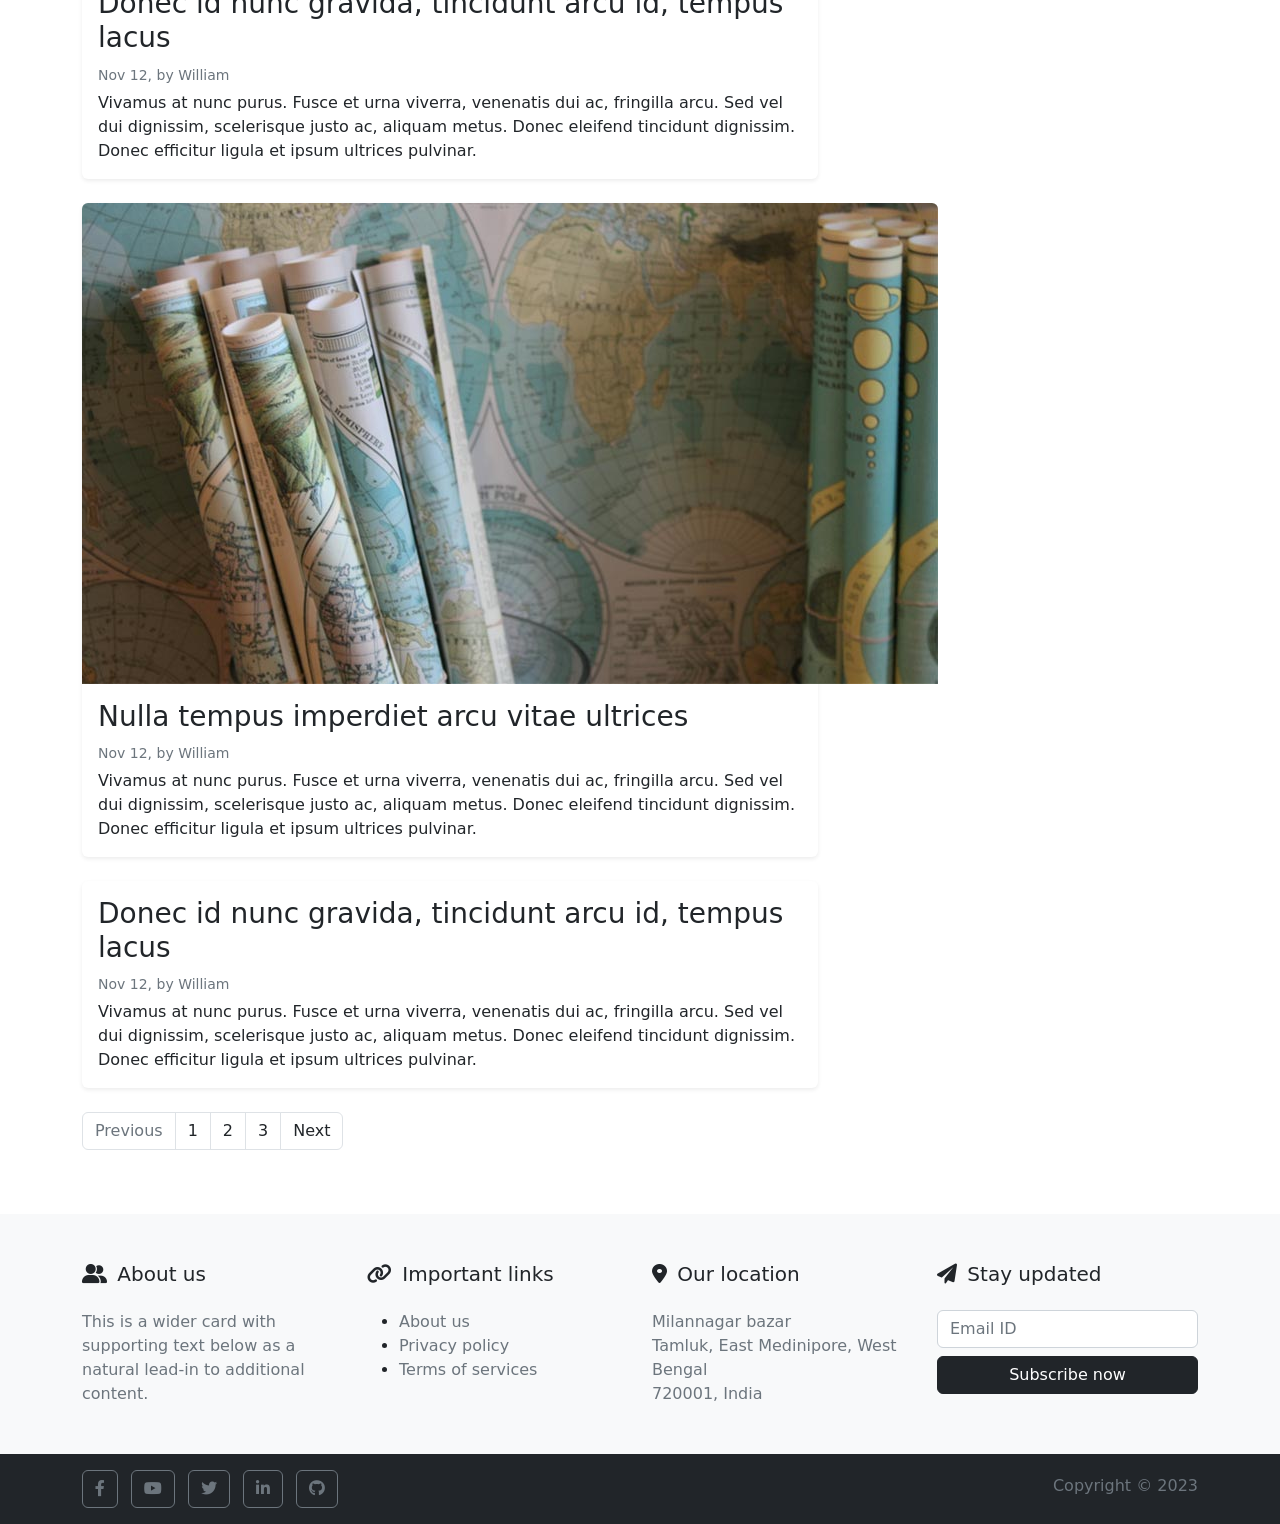
<file: blog.html>
<!-- Designed by -->
<!DOCTYPE html>
<html>

<head>
    <meta charset="utf-8">
    <meta name="viewport" content="width=device-width, initial-scale=1">
    <meta name="description" content="">
    <meta name="author" content="Arunlal Panja">
    <title>Blog</title>
    <link rel="icon" type="image/x-icon" href="assets/img/favicon.ico">
    <!-- CSS Files -->
    <link rel="stylesheet" href="assets/css/bootstrap.min.css">
    <link rel="stylesheet" href="assets/css/all.min.css">
    <!-- Custom CSS -->
    <link rel="stylesheet" href="assets/css/style.css">
</head>

<body>
    <!-- Header Block Start -->
    <header id="site-header">
        <nav class="navbar navbar-expand-lg navbar-dark bg-dark fixed-top">
            <div class="container">
                <a class="navbar-brand fw-bold" href="index.html"><i class="fa-solid fa-plane"></i> TourTravels</a>
                <button class="navbar-toggler" type="button" data-bs-toggle="collapse" data-bs-target="#navbarSupportedContent" aria-controls="navbarSupportedContent" aria-expanded="false" aria-label="Toggle navigation">
                    <span class="navbar-toggler-icon"></span>
                </button>
                <div class="collapse navbar-collapse" id="navbarSupportedContent">
                    <ul class="navbar-nav  mx-auto mb-2 mb-lg-0">
                        <li class="nav-item">
                            <a class="nav-link" aria-current="page" href="index.html">Home</a>
                        </li>
                        <li class="nav-item">
                            <a class="nav-link" aria-current="page" href="about.html">About</a>
                        </li>
                        <li class="nav-item">
                            <a class="nav-link" aria-current="page" href="packages.html">Packages</a>
                        </li>
                        <li class="nav-item dropdown">
                            <a class="nav-link dropdown-toggle" href="#" role="button" data-bs-toggle="dropdown" aria-expanded="false">Pages</a>
                            <ul class="dropdown-menu">
                                <li><a class="dropdown-item" href="404.html">404 Page</a></li>
                                <li><a class="dropdown-item" href="page.html">Common Page</a></li>
                                <li><a class="dropdown-item" href="destinations.html">Destinations Page</a></li>
                                <li><a class="dropdown-item" href="faqs.html">FAQ Page</a></li>
                                <li><a class="dropdown-item" href="hero.html">Hero Page</a></li>
                                <li><a class="dropdown-item" href="services.html">Services Page</a></li>
                                <li><a class="dropdown-item" href="single.html">Single Page</a></li>
                            </ul>
                        </li>
                        <li class="nav-item">
                            <a class="nav-link active" aria-current="page" href="blog.html">Blog</a>
                        </li>
                        <li class="nav-item">
                            <a class="nav-link" aria-current="page" href="contact.html">Contact</a>
                        </li>
                    </ul>
                    <div class="d-flex">
                        <button class="btn btn-sm btn-outline-light me-2" type="button" data-bs-toggle="offcanvas" data-bs-target="#offcanvasTop" aria-controls="offcanvasTop"><i class="fa-solid fa-magnifying-glass"></i></button>
                        <button class="btn btn-sm btn-outline-light"><i class="fa-solid fa-user"></i></button>
                    </div>
                </div>
            </div>
        </nav>
        <div class="offcanvas offcanvas-top" tabindex="-1" id="offcanvasTop" aria-labelledby="offcanvasTopLabel">
            <div class="container py-5">
                <h2 class="fw-bold pb-2">Search here</h2>
                <form class="position-relative" action="#" method="post">
                    <input type="tel" class="form-control" id="exampleFormControlInput1" placeholder="Examples: posts, services,..">
                    <button class="position-absolute top-0 end-0 border-0 bg-transparent py-2 pe-2 text-secondary" type="submit" name="search"><i class="fa-solid fa-magnifying-glass"></i></button>
                </form>
            </div>
        </div>
    </header>
    <section class="pt-5">
        <div class="bg-light py-5">
            <div class="container">
                <div class="d-flex justify-content-between">
                    <h1 class="fw-bold">Blog</h1>
                    <nav class="pt-3" style="--bs-breadcrumb-divider: url(&#34;data:image/svg+xml,%3Csvg xmlns='http://www.w3.org/2000/svg' width='8' height='8'%3E%3Cpath d='M2.5 0L1 1.5 3.5 4 1 6.5 2.5 8l4-4-4-4z' fill='%236c757d'/%3E%3C/svg%3E&#34;);" aria-label="breadcrumb">
                        <ol class="breadcrumb">
                            <li class="breadcrumb-item"><a class="nav-link" href="#">Home</a></li>
                            <li class="breadcrumb-item active" aria-current="page">Blog</li>
                        </ol>
                    </nav>
                </div>
            </div>
        </div>
    </section>
    <!-- Main Block -->
    <div class="container py-5">
        <div class="row g-4">
            <div class="col-md-8">
                <div class="card border-0 shadow-sm mb-4">
                    <a href="#"><img src="assets/img/blog-1.jpg" class="rounded-top w-100"></a>
                    <div class="card-body">
                        <h3><a href="#" class="text-decoration-none link-dark">Aenean id ornare velit, quis condimentum augue</a></h3>
                        <div class="mb-1 text-muted"><small>Nov 12, by <a href="#" class="text-decoration-none link-secondary">William</a></small></div>
                        <p class="card-text mb-auto">Vivamus at nunc purus. Fusce et urna viverra, venenatis dui ac, fringilla arcu. Sed vel dui dignissim, scelerisque justo ac, aliquam metus. Donec eleifend tincidunt dignissim. Donec efficitur ligula et ipsum ultrices pulvinar.</p>
                    </div>
                </div>
                <div class="card border-0 shadow-sm mb-4">
                    <div class="card-body">
                        <h3><a href="#" class="text-decoration-none link-dark">Sed pellentesque leo urna, at maximus nunc tristique</a></h3>
                        <div class="mb-1 text-muted"><small>Nov 12, by <a href="#" class="text-decoration-none link-secondary">William</a></small></div>
                        <p class="card-text mb-auto">Vivamus at nunc purus. Fusce et urna viverra, venenatis dui ac, fringilla arcu. Sed vel dui dignissim, scelerisque justo ac, aliquam metus. Donec eleifend tincidunt dignissim. Donec efficitur ligula et ipsum ultrices pulvinar.</p>
                    </div>
                </div>
                <div class="card border-0 shadow-sm mb-4">
                    <a href="#"><img src="assets/img/blog-2.jpg" class="rounded-top"></a>
                    <div class="card-body">
                        <h3><a href="#" class="text-decoration-none link-dark">Donec id nunc gravida, tincidunt arcu id, tempus lacus</a></h3>
                        <div class="mb-1 text-muted"><small>Nov 12, by <a href="#" class="text-decoration-none link-secondary">William</a></small></div>
                        <p class="card-text mb-auto">Vivamus at nunc purus. Fusce et urna viverra, venenatis dui ac, fringilla arcu. Sed vel dui dignissim, scelerisque justo ac, aliquam metus. Donec eleifend tincidunt dignissim. Donec efficitur ligula et ipsum ultrices pulvinar.</p>
                    </div>
                </div>
                <div class="card border-0 shadow-sm mb-4">
                    <a href="#"><img src="assets/img/blog-3.jpg" class="rounded-top"></a>
                    <div class="card-body">
                        <h3><a href="#" class="text-decoration-none link-dark">Nulla tempus imperdiet arcu vitae ultrices</a></h3>
                        <div class="mb-1 text-muted"><small>Nov 12, by <a href="#" class="text-decoration-none link-secondary">William</a></small></div>
                        <p class="card-text mb-auto">Vivamus at nunc purus. Fusce et urna viverra, venenatis dui ac, fringilla arcu. Sed vel dui dignissim, scelerisque justo ac, aliquam metus. Donec eleifend tincidunt dignissim. Donec efficitur ligula et ipsum ultrices pulvinar.</p>
                    </div>
                </div>
                <div class="card border-0 shadow-sm mb-4">
                    <div class="card-body">
                        <h3><a href="#" class="text-decoration-none link-dark">Donec id nunc gravida, tincidunt arcu id, tempus lacus</a></h3>
                        <div class="mb-1 text-muted"><small>Nov 12, by <a href="#" class="text-decoration-none link-secondary">William</a></small></div>
                        <p class="card-text mb-auto">Vivamus at nunc purus. Fusce et urna viverra, venenatis dui ac, fringilla arcu. Sed vel dui dignissim, scelerisque justo ac, aliquam metus. Donec eleifend tincidunt dignissim. Donec efficitur ligula et ipsum ultrices pulvinar.</p>
                    </div>
                </div>
                <nav class="mt-4">
                    <ul class="pagination">
                        <li class="page-item disabled">
                            <a class="page-link">Previous</a>
                        </li>
                        <li class="page-item"><a class="page-link link-dark" href="#">1</a></li>
                        <li class="page-item" aria-current="page">
                            <a class="page-link link-dark" href="#">2</a>
                        </li>
                        <li class="page-item"><a class="page-link link-dark" href="#">3</a></li>
                        <li class="page-item">
                            <a class="page-link link-dark" href="#">Next</a>
                        </li>
                    </ul>
                </nav>
            </div>
            <div class="col-md-4">
                <div class="position-sticky" style="top: 5rem;">
                    <aside>
                        <div class="p-4 mb-4 bg-light rounded text-center">
                            <img class="rounded-circle w-50 p-2" src="assets/img/team-1.jpg">
                            <h4 class="pt-2">Michael Smith</h4>
                            <p class="mb-0">Cras vitae dignissim tortor. Aliquam non egestas purus. Integer interdum enim risus, a pulvinar augue interdum maximus.</p>
                        </div>
                        <div class="mb-4">
                            <h4 class="pb-3">Related posts</h4>
                            <div class="card border-0 shadow-sm mb-3">
                                <div class="row g-0">
                                    <div class="col-4">
                                        <a href="#"><img class="rounded-start w-100" src="assets/img/destination-1.jpg"></a>
                                    </div>
                                    <div class="col-8">
                                        <div class="card-body">
                                            <h6 class="card-title"><a href="#" class="text-decoration-none link-dark">Nulla tempus imperdiet arcu vitae ultrices</a></h6>
                                        </div>
                                    </div>
                                </div>
                            </div>
                            <div class="card border-0 shadow-sm mb-3">
                                <div class="row g-0">
                                    <div class="col-4">
                                        <a href="#"><img class="rounded-start w-100" src="assets/img/destination-2.jpg"></a>
                                    </div>
                                    <div class="col-8">
                                        <div class="card-body">
                                            <h6 class="card-title"><a href="#" class="text-decoration-none link-dark">Nulla tempus imperdiet arcu vitae ultrices</a></h6>
                                        </div>
                                    </div>
                                </div>
                            </div>
                            <div class="card border-0 shadow-sm mb-3">
                                <div class="row g-0">
                                    <div class="col-4">
                                        <a href="#"><img class="rounded-start w-100" src="assets/img/destination-3.jpg"></a>
                                    </div>
                                    <div class="col-8">
                                        <div class="card-body">
                                            <h6 class="card-title"><a href="#" class="text-decoration-none link-dark">Nulla tempus imperdiet arcu vitae ultrices</a></h6>
                                        </div>
                                    </div>
                                </div>
                            </div>
                            <div class="card border-0 shadow-sm mb-3">
                                <div class="row g-0">
                                    <div class="col-4">
                                        <a href="#"><img class="rounded-start w-100" src="assets/img/destination-4.jpg"></a>
                                    </div>
                                    <div class="col-8">
                                        <div class="card-body">
                                            <h6 class="card-title"><a href="#" class="text-decoration-none link-dark">Nulla tempus imperdiet arcu vitae ultrices</a></h6>
                                        </div>
                                    </div>
                                </div>
                            </div>
                        </div>
                        <div class="mb-4">
                            <h4 class="pb-3">Posts navigations</h4>
                            <nav>
                                <div class="nav nav-tabs" id="nav-tab" role="tablist">
                                    <button class="nav-link link-dark active" id="nav-home-tab" data-bs-toggle="tab" data-bs-target="#nav-home" type="button" role="tab" aria-controls="nav-home" aria-selected="true">Archives</button>
                                    <button class="nav-link link-dark" id="nav-profile-tab" data-bs-toggle="tab" data-bs-target="#nav-profile" type="button" role="tab" aria-controls="nav-profile" aria-selected="false">Categories</button>
                                    <button class="nav-link link-dark" id="nav-contact-tab" data-bs-toggle="tab" data-bs-target="#nav-contact" type="button" role="tab" aria-controls="nav-contact" aria-selected="false">Tags</button>
                                </div>
                            </nav>
                            <div class="tab-content" id="nav-tabContent">
                                <div class="tab-pane fade show active" id="nav-home" role="tabpanel" aria-labelledby="nav-home-tab">
                                    <ul class="list-group list-group-flush">
                                        <li class="list-group-item"><a class="text-decoration-none link-dark" href="#">January 2023</a></li>
                                        <li class="list-group-item"><a class="text-decoration-none link-dark" href="#">February 2023</a></li>
                                        <li class="list-group-item"><a class="text-decoration-none link-dark" href="#">March 2023</a></li>
                                        <li class="list-group-item"><a class="text-decoration-none link-dark" href="#">April 2023</a></li>
                                        <li class="list-group-item"><a class="text-decoration-none link-dark" href="#">May 2023</a></li>
                                        <li class="list-group-item"><a class="text-decoration-none link-dark" href="#">June 2023</a></li>
                                    </ul>
                                </div>
                                <div class="tab-pane fade" id="nav-profile" role="tabpanel" aria-labelledby="nav-profile-tab">
                                    <ul class="list-group list-group-flush">
                                        <li class="list-group-item"><a class="text-decoration-none link-dark" href="#"></a>Category One</li>
                                        <li class="list-group-item"><a class="text-decoration-none link-dark" href="#">Category Two</a></li>
                                        <li class="list-group-item"><a class="text-decoration-none link-dark" href="#">Category Three</a></li>
                                        <li class="list-group-item"><a class="text-decoration-none link-dark" href="#">Category Four</a></li>
                                        <li class="list-group-item"><a class="text-decoration-none link-dark" href="#">Category Five</a></li>
                                        <li class="list-group-item"><a class="text-decoration-none link-dark" href="#">Category Six</a></li>
                                    </ul>
                                </div>
                                <div class="tab-pane fade" id="nav-contact" role="tabpanel" aria-labelledby="nav-contact-tab">
                                    <ul class="list-group list-group-flush">
                                        <li class="list-group-item"><a class="text-decoration-none link-dark" href="#"></a>Tag One</li>
                                        <li class="list-group-item"><a class="text-decoration-none link-dark" href="#">Tag Two</a></li>
                                        <li class="list-group-item"><a class="text-decoration-none link-dark" href="#">Tag Three</a></li>
                                        <li class="list-group-item"><a class="text-decoration-none link-dark" href="#">Tag Four</a></li>
                                        <li class="list-group-item"><a class="text-decoration-none link-dark" href="#">Tag Five</a></li>
                                        <li class="list-group-item"><a class="text-decoration-none link-dark" href="#">Tag Six</a></li>
                                    </ul>
                                </div>
                            </div>
                        </div>
                    </aside>
                </div>
            </div>
        </div>
    </div>
    <!-- Footer Block Start -->
    <footer id="site-footer">
        <div class="bg-light py-5">
            <div class="container">
                <div class="row">
                    <div class="col-md-6 col-xl-3 col-sm-12">
                        <h5 class="pb-3"><i class="fa-solid fa-user-group pe-1"></i> About us</h5>
                        <span class="text-secondary">This is a wider card with supporting text below as a natural lead-in to additional content.</span>
                    </div>
                    <div class="col-md-6 col-xl-3 col-sm-12">
                        <h5 class="pb-3"><i class="fa-solid fa-link pe-1"></i> Important links</h5>
                        <ul>
                            <li><a href="#" class="text-decoration-none link-secondary">About us</a></li>
                            <li><a href="#" class="text-decoration-none link-secondary">Privacy policy</a></li>
                            <li><a href="#" class="text-decoration-none link-secondary">Terms of services</a></li>
                        </ul>
                    </div>
                    <div class="col-md-6 col-xl-3 col-sm-12">
                        <h5 class="pb-3"><i class="fa-solid fa-location-dot pe-1"></i> Our location</h5>
                        <span class="text-secondary">
                            Milannagar bazar<br>
                            Tamluk, East Medinipore, West Bengal<br>
                            720001, India<br>
                        </span>
                    </div>
                    <div class="col-md-6 col-xl-3 col-sm-12">
                        <h5 class="pb-3"><i class="fa-solid fa-paper-plane pe-1"></i> Stay updated</h5>
                        <form>
                            <input type="text" class="w-100 mb-2 form-control" name="" placeholder="Email ID">
                            <button class="w-100 btn btn-dark">Subscribe now</button>
                        </form>
                    </div>
                </div>
            </div>
        </div>
        <div class="bg-dark py-3">
            <div class="container">
                <div class="row">
                    <div class="col-md-6 col-sm-12">
                        <ul class="list-inline mb-0">
                            <li class="list-inline-item"><a class="btn btn-outline-secondary" href="#"><i class="fa-brands fa-facebook-f"></i></a></li>
                            <li class="list-inline-item"><a class="btn btn-outline-secondary" href="#"><i class="fa-brands fa-youtube"></i></a></li>
                            <li class="list-inline-item"><a class="btn btn-outline-secondary" href="#"><i class="fa-brands fa-twitter"></i></a></li>
                            <li class="list-inline-item"><a class="btn btn-outline-secondary" href="#"><i class="fa-brands fa-linkedin-in"></i></a></li>
                            <li class="list-inline-item"><a class="btn btn-outline-secondary" href="#"><i class="fa-brands fa-github"></i></a></li>
                        </ul>
                    </div>
                    <div class="col-md-6 col-sm-12"><span class="text-secondary pt-1 float-md-end float-sm-start">Copyright &copy; 2023</span></div>
                </div>
            </div>
        </div>
    </footer>
    <a href="#" class="scrollToTop btn btn-outline-secondary">Top</a>
    <!-- JavaScript Files -->
    <script src="assets/js/jquery-3.6.4.min.js"></script>
    <script src="assets/js/bootstrap.bundle.min.js"></script>
    <!-- Custom JS -->
    <script src="assets/js/custom.js"></script>
</body>

</html>
</file>
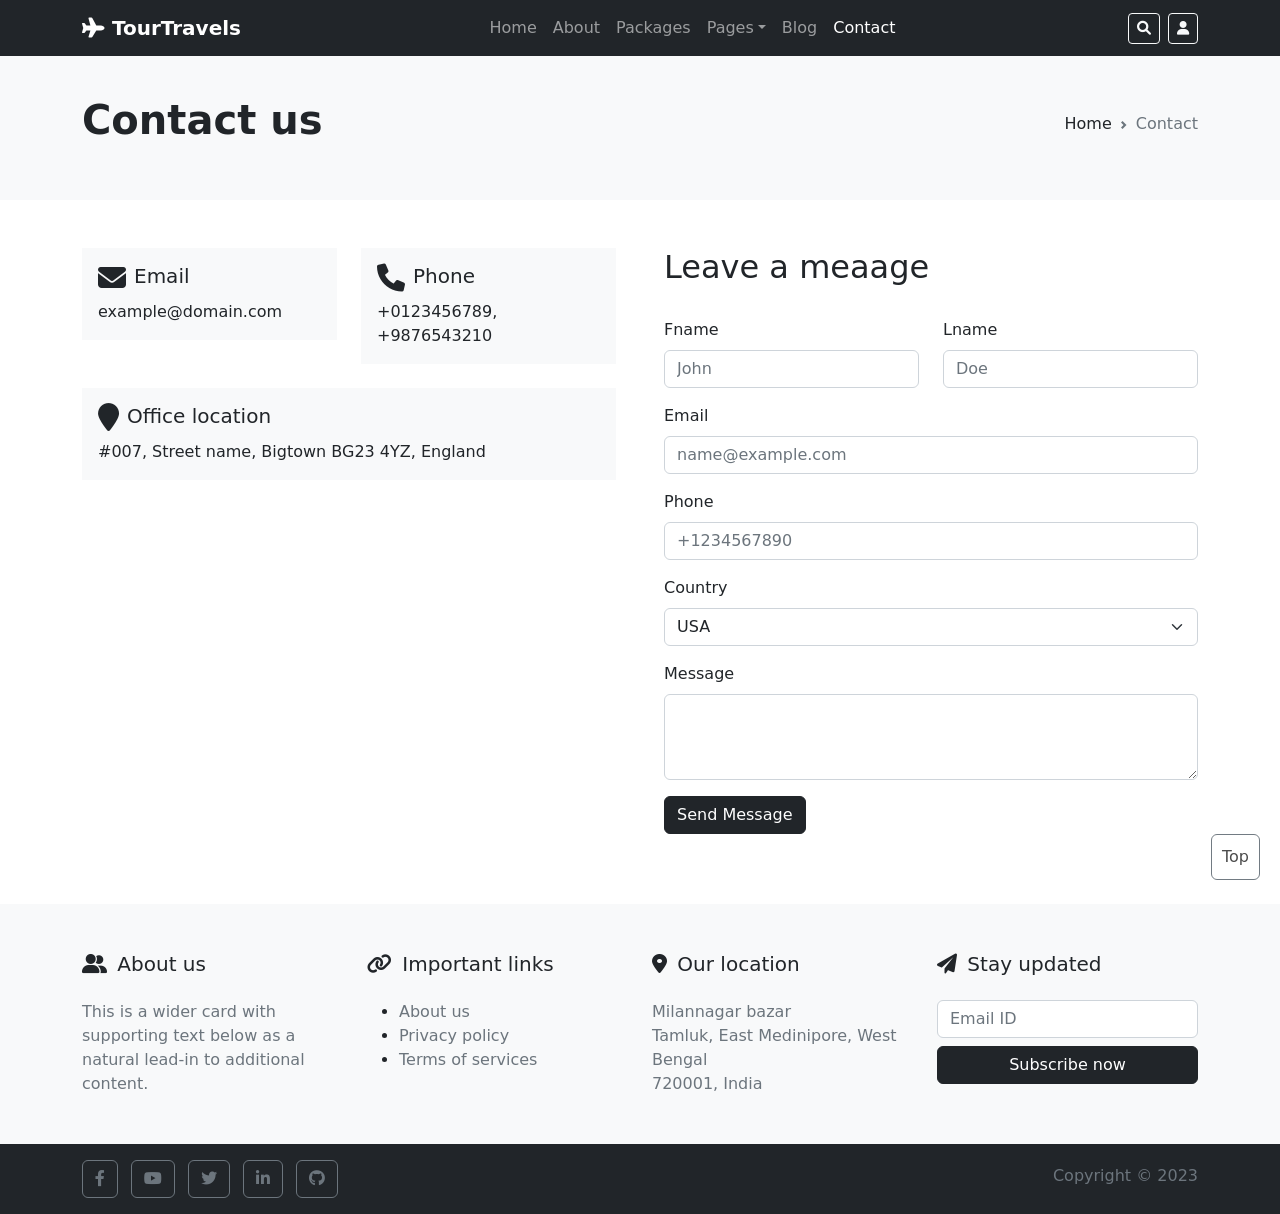
<file: contact.html>
<!-- Designed by -->
<!DOCTYPE html>
<html>

<head>
    <meta charset="utf-8">
    <meta name="viewport" content="width=device-width, initial-scale=1">
    <meta name="description" content="">
    <meta name="author" content="Arunlal Panja">
    <title>Contact</title>
    <link rel="icon" type="image/x-icon" href="assets/img/favicon.ico">
    <!-- CSS Files -->
    <link rel="stylesheet" href="assets/css/bootstrap.min.css">
    <link rel="stylesheet" href="assets/css/all.min.css">
    <link rel="stylesheet" href="assets/css/aos.css">
    <!-- Custom CSS -->
    <link rel="stylesheet" href="assets/css/style.css">
</head>

<body>
    <!-- Header Block Start -->
    <header id="site-header">
        <nav class="navbar navbar-expand-lg navbar-dark bg-dark fixed-top">
            <div class="container">
                <a class="navbar-brand fw-bold" href="index.html"><i class="fa-solid fa-plane"></i> TourTravels</a>
                <button class="navbar-toggler" type="button" data-bs-toggle="collapse" data-bs-target="#navbarSupportedContent" aria-controls="navbarSupportedContent" aria-expanded="false" aria-label="Toggle navigation">
                    <span class="navbar-toggler-icon"></span>
                </button>
                <div class="collapse navbar-collapse" id="navbarSupportedContent">
                    <ul class="navbar-nav  mx-auto mb-2 mb-lg-0">
                        <li class="nav-item">
                            <a class="nav-link" aria-current="page" href="index.html">Home</a>
                        </li>
                        <li class="nav-item">
                            <a class="nav-link" aria-current="page" href="about.html">About</a>
                        </li>
                        <li class="nav-item">
                            <a class="nav-link" aria-current="page" href="packages.html">Packages</a>
                        </li>
                        <li class="nav-item dropdown">
                            <a class="nav-link dropdown-toggle" href="#" role="button" data-bs-toggle="dropdown" aria-expanded="false">Pages</a>
                            <ul class="dropdown-menu">
                                <li><a class="dropdown-item" href="404.html">404 Page</a></li>
                                <li><a class="dropdown-item" href="page.html">Common Page</a></li>
                                <li><a class="dropdown-item" href="destinations.html">Destinations Page</a></li>
                                <li><a class="dropdown-item" href="faqs.html">FAQ Page</a></li>
                                <li><a class="dropdown-item" href="hero.html">Hero Page</a></li>
                                <li><a class="dropdown-item" href="services.html">Services Page</a></li>
                                <li><a class="dropdown-item" href="single.html">Single Page</a></li>
                            </ul>
                        </li>
                        <li class="nav-item">
                            <a class="nav-link" aria-current="page" href="blog.html">Blog</a>
                        </li>
                        <li class="nav-item">
                            <a class="nav-link active" aria-current="page" href="contact.html">Contact</a>
                        </li>
                    </ul>
                    <div class="d-flex">
                        <button class="btn btn-sm btn-outline-light me-2" type="button" data-bs-toggle="offcanvas" data-bs-target="#offcanvasTop" aria-controls="offcanvasTop"><i class="fa-solid fa-magnifying-glass"></i></button>
                        <button class="btn btn-sm btn-outline-light"><i class="fa-solid fa-user"></i></button>
                    </div>
                </div>
            </div>
        </nav>
        <div class="offcanvas offcanvas-top" tabindex="-1" id="offcanvasTop" aria-labelledby="offcanvasTopLabel">
            <div class="container py-5">
                <h2 class="fw-bold pb-2">Search here</h2>
                <form class="position-relative" action="#" method="post">
                    <input type="tel" class="form-control" id="exampleFormControlInput1" placeholder="Examples: posts, services,..">
                    <button class="position-absolute top-0 end-0 border-0 bg-transparent py-2 pe-2 text-secondary" type="submit" name="search"><i class="fa-solid fa-magnifying-glass"></i></button>
                </form>
            </div>
        </div>
    </header>
    <section class="mt-5">
        <div class="bg-light py-5">
            <div class="container">
                <div class="d-flex justify-content-between">
                    <h1 class="fw-bold">Contact us</h1>
                    <nav class="pt-3" style="--bs-breadcrumb-divider: url(&#34;data:image/svg+xml,%3Csvg xmlns='http://www.w3.org/2000/svg' width='8' height='8'%3E%3Cpath d='M2.5 0L1 1.5 3.5 4 1 6.5 2.5 8l4-4-4-4z' fill='%236c757d'/%3E%3C/svg%3E&#34;);" aria-label="breadcrumb">
                        <ol class="breadcrumb">
                            <li class="breadcrumb-item"><a class="nav-link" href="#">Home</a></li>
                            <li class="breadcrumb-item active" aria-current="page">Contact</li>
                        </ol>
                    </nav>
                </div>
            </div>
        </div>
    </section>
    <main>
        <div class="container py-5">
            <div class="row g-5">
                <div class="col-xl-6">
                    <div class="row row-cols-md-2 g-4">
                        <div class="aos-item" data-aos="fade-up" data-aos-delay="200">
                            <div class="aos-item__inner">
                                <div class="bg-light hvr-shutter-out-horizontal d-block p-3">
                                    <div class="d-flex justify-content-start">
                                        <i class="fa-solid fa-envelope h3 pe-2"></i>
                                        <span class="h5">Email</span>
                                    </div>
                                    <span>example@domain.com</span>
                                </div>
                            </div>
                        </div>
                        <div class="aos-item" data-aos="fade-up" data-aos-delay="400">
                            <div class="aos-item__inner">
                                <div class="bg-light hvr-shutter-out-horizontal d-block p-3">
                                    <div class="d-flex justify-content-start">
                                        <i class="fa-solid fa-phone h3 pe-2"></i>
                                        <span class="h5">Phone</span>
                                    </div>
                                    <span>+0123456789, +9876543210</span>
                                </div>
                            </div>
                        </div>
                    </div>
                    <div class="aos-item mt-4" data-aos="fade-up" data-aos-delay="600">
                        <div class="aos-item__inner">
                            <div class="bg-light hvr-shutter-out-horizontal d-block p-3">
                                <div class="d-flex justify-content-start">
                                    <i class="fa-solid fa-location-pin h3 pe-2"></i>
                                    <span class="h5">Office location</span>
                                </div>
                                <span>#007, Street name, Bigtown BG23 4YZ, England</span>
                            </div>
                        </div>
                    </div>
                    <div class="aos-item" data-aos="fade-up" data-aos-delay="800">
                        <div class="mt-4 w-100 aos-item__inner">
                            <iframe class="hvr-shadow" width="100%" height="345" frameborder="0" scrolling="no" marginheight="0" marginwidth="0" src="https://maps.google.com/maps?width=100%25&amp;height=300&amp;hl=en&amp;q=1%20Grafton%20Street,%20Dublin,%20Ireland+()&amp;t=&amp;z=14&amp;ie=UTF8&amp;iwloc=B&amp;output=embed"><a href="https://www.maps.ie/distance-area-calculator.html">measure acres/hectares on map</a></iframe>
                        </div>
                    </div>
                </div>
                <div class="col-xl-6">
                    <h2 class="pb-4">Leave a meaage</h2>
                    <div class="row g-4">
                        <div class="col-6 mb-3">
                            <label for="exampleFormControlInput1" class="form-label">Fname</label>
                            <input type="text" class="form-control" id="exampleFormControlInput1" placeholder="John">
                        </div>
                        <div class="col-6 mb-3">
                            <label for="exampleFormControlInput1" class="form-label">Lname</label>
                            <input type="text" class="form-control" id="exampleFormControlInput1" placeholder="Doe">
                        </div>
                    </div>
                    <div class="mb-3">
                        <label for="exampleFormControlInput1" class="form-label">Email</label>
                        <input type="email" class="form-control" id="exampleFormControlInput1" placeholder="name@example.com">
                    </div>
                    <div class="mb-3">
                        <label for="exampleFormControlInput1" class="form-label">Phone</label>
                        <input type="tel" class="form-control" id="exampleFormControlInput1" placeholder="+1234567890">
                    </div>
                    <div class="mb-3">
                        <label for="exampleFormControlInput1" class="form-label">Country</label>
                        <select class="form-select" aria-label="Default select example">
                            <option value="1">USA</option>
                            <option value="2">Non USA</option>
                        </select>
                    </div>
                    <div class="mb-3">
                        <label for="exampleFormControlTextarea1" class="form-label">Message</label>
                        <textarea class="form-control" id="exampleFormControlTextarea1" rows="3"></textarea>
                    </div>
                    <button type="button" class="btn btn-dark">Send Message</button>
                </div>
            </div>
        </div>
    </main>
    <!-- Footer Block Start -->
    <footer id="site-footer">
        <div class="bg-light py-5">
            <div class="container">
                <div class="row">
                    <div class="col-md-6 col-xl-3 col-sm-12">
                        <h5 class="pb-3"><i class="fa-solid fa-user-group pe-1"></i> About us</h5>
                        <span class="text-secondary">This is a wider card with supporting text below as a natural lead-in to additional content.</span>
                    </div>
                    <div class="col-md-6 col-xl-3 col-sm-12">
                        <h5 class="pb-3"><i class="fa-solid fa-link pe-1"></i> Important links</h5>
                        <ul>
                            <li><a href="#" class="text-decoration-none link-secondary">About us</a></li>
                            <li><a href="#" class="text-decoration-none link-secondary">Privacy policy</a></li>
                            <li><a href="#" class="text-decoration-none link-secondary">Terms of services</a></li>
                        </ul>
                    </div>
                    <div class="col-md-6 col-xl-3 col-sm-12">
                        <h5 class="pb-3"><i class="fa-solid fa-location-dot pe-1"></i> Our location</h5>
                        <span class="text-secondary">
                            Milannagar bazar<br>
                            Tamluk, East Medinipore, West Bengal<br>
                            720001, India<br>
                        </span>
                    </div>
                    <div class="col-md-6 col-xl-3 col-sm-12">
                        <h5 class="pb-3"><i class="fa-solid fa-paper-plane pe-1"></i> Stay updated</h5>
                        <form>
                            <input type="text" class="w-100 mb-2 form-control" name="" placeholder="Email ID">
                            <button class="w-100 btn btn-dark">Subscribe now</button>
                        </form>
                    </div>
                </div>
            </div>
        </div>
        <div class="bg-dark py-3">
            <div class="container">
                <div class="row">
                    <div class="col-md-6 col-sm-12">
                        <ul class="list-inline mb-0">
                            <li class="list-inline-item"><a class="btn btn-outline-secondary" href="#"><i class="fa-brands fa-facebook-f"></i></a></li>
                            <li class="list-inline-item"><a class="btn btn-outline-secondary" href="#"><i class="fa-brands fa-youtube"></i></a></li>
                            <li class="list-inline-item"><a class="btn btn-outline-secondary" href="#"><i class="fa-brands fa-twitter"></i></a></li>
                            <li class="list-inline-item"><a class="btn btn-outline-secondary" href="#"><i class="fa-brands fa-linkedin-in"></i></a></li>
                            <li class="list-inline-item"><a class="btn btn-outline-secondary" href="#"><i class="fa-brands fa-github"></i></a></li>
                        </ul>
                    </div>
                    <div class="col-md-6 col-sm-12"><span class="text-secondary pt-1 float-md-end float-sm-start">Copyright &copy; 2023</span></div>
                </div>
            </div>
        </div>
    </footer>
    <a href="#" class="scrollToTop btn btn-outline-secondary">Top</a>
    <!-- JavaScript Files -->
    <script src="assets/js/jquery-3.6.4.min.js"></script>
    <script src="assets/js/bootstrap.bundle.min.js"></script>
    <script src="assets/js/aos.js"></script>
    <!-- Custom JS -->
    <script src="assets/js/custom.js"></script>
    <script type="text/javascript">
    /* Animate On Scroll */
    AOS.init();
    </script>
</body>

</html>
</file>
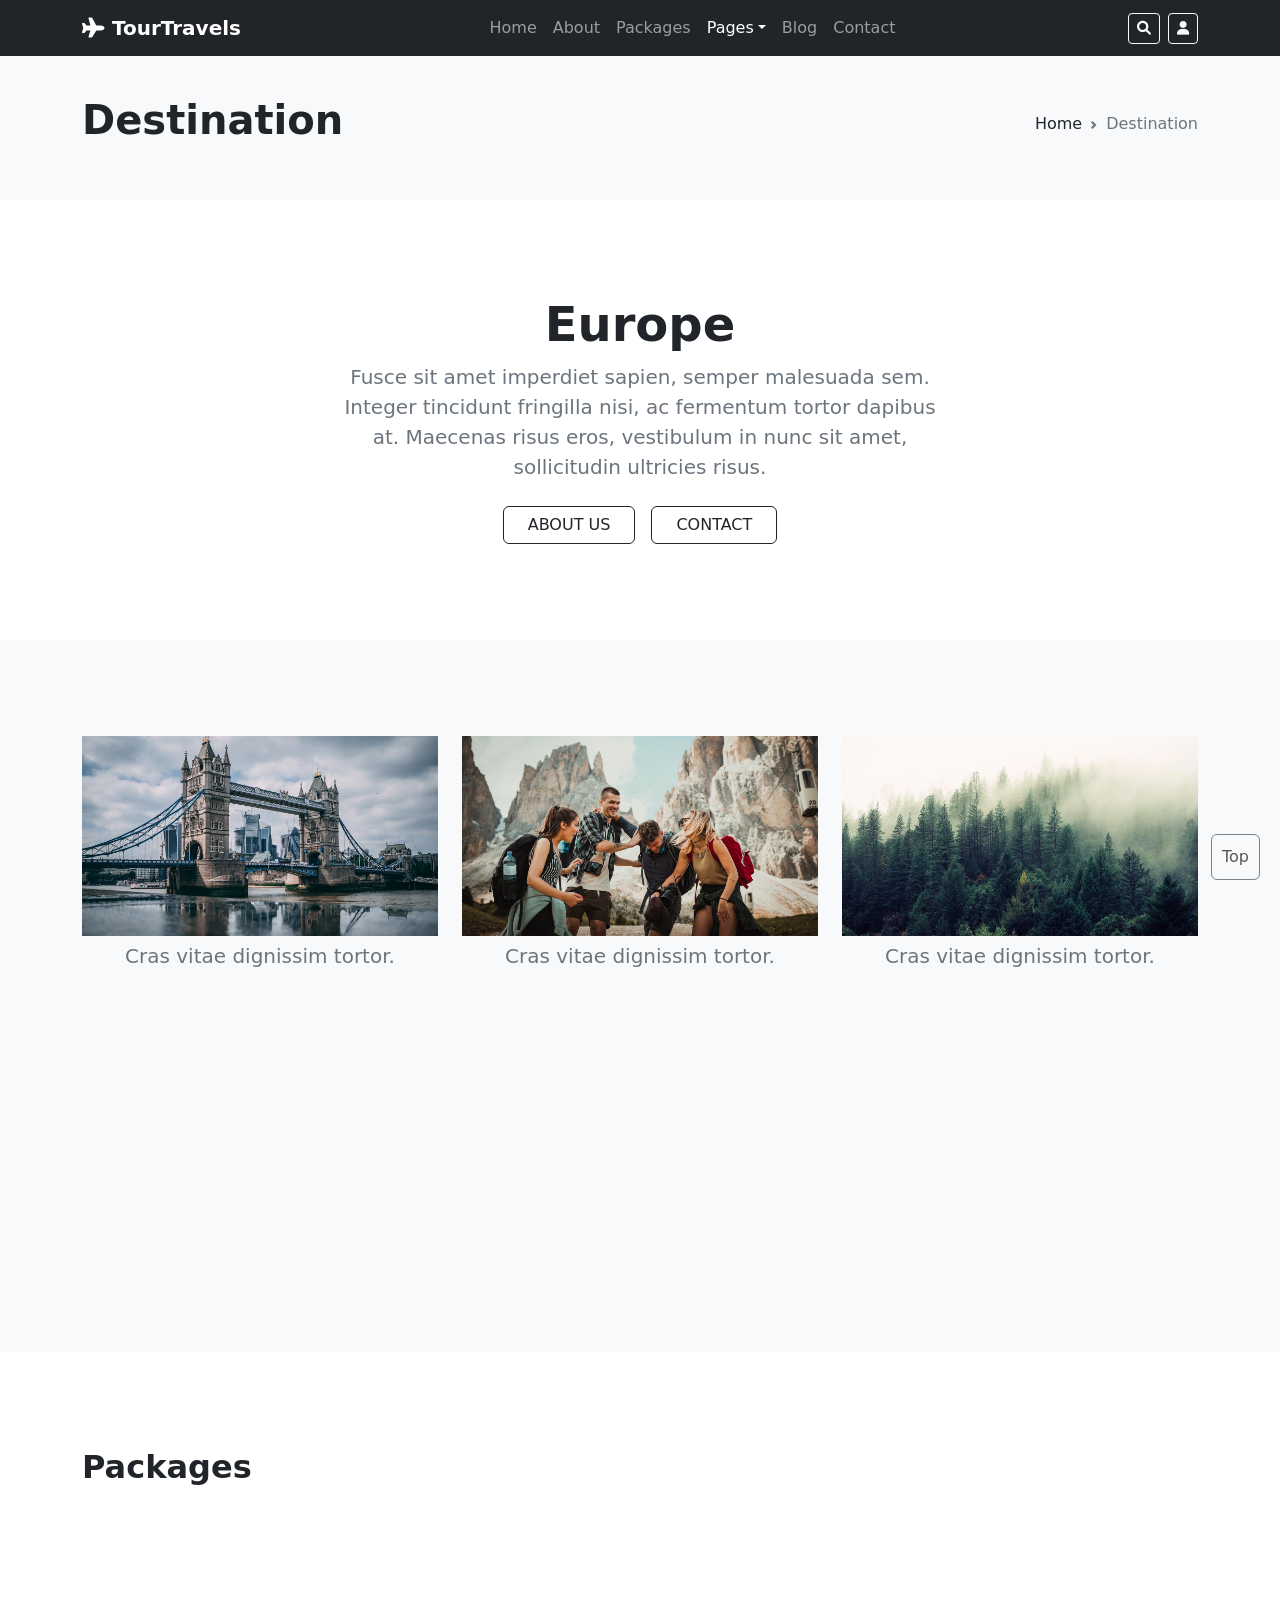
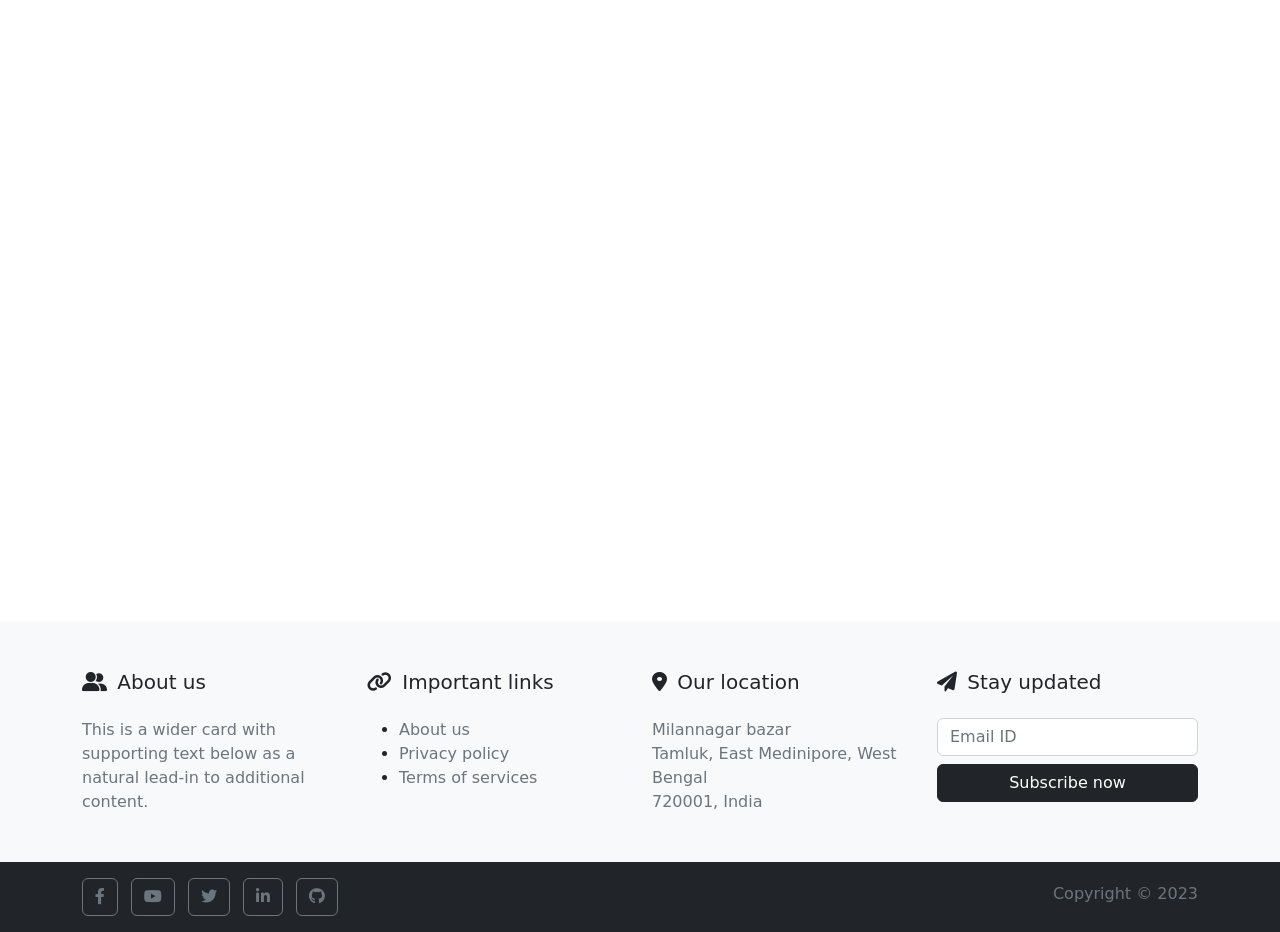
<file: destinations.html>
<!-- Designed by -->
<!DOCTYPE html>
<html>

<head>
    <meta charset="utf-8">
    <meta name="viewport" content="width=device-width, initial-scale=1">
    <meta name="description" content="">
    <meta name="author" content="Arunlal Panja">
    <title>Works</title>
    <link rel="icon" type="image/x-icon" href="assets/img/favicon.ico">
    <!-- CSS Files -->
    <link rel="stylesheet" href="assets/css/bootstrap.min.css">
    <link rel="stylesheet" href="assets/css/all.min.css">
    <link rel="stylesheet" href="assets/css/aos.css">
    <link rel="stylesheet" href="assets/css/owl.carousel.min.css">
    <link rel="stylesheet" href="assets/css/owl.theme.default.min.css">
    <link rel="stylesheet" href="assets/css/lightgallery.css">
    <!-- Custom CSS -->
    <link rel="stylesheet" href="assets/css/style.css">
</head>

<body>
    <!-- Header Block Start -->
    <header id="site-header">
        <nav class="navbar navbar-expand-lg navbar-dark bg-dark fixed-top">
            <div class="container">
                <a class="navbar-brand fw-bold" href="index.html"><i class="fa-solid fa-plane"></i> TourTravels</a>
                <button class="navbar-toggler" type="button" data-bs-toggle="collapse" data-bs-target="#navbarSupportedContent" aria-controls="navbarSupportedContent" aria-expanded="false" aria-label="Toggle navigation">
                    <span class="navbar-toggler-icon"></span>
                </button>
                <div class="collapse navbar-collapse" id="navbarSupportedContent">
                    <ul class="navbar-nav  mx-auto mb-2 mb-lg-0">
                        <li class="nav-item">
                            <a class="nav-link" aria-current="page" href="index.html">Home</a>
                        </li>
                        <li class="nav-item">
                            <a class="nav-link" aria-current="page" href="about.html">About</a>
                        </li>
                        <li class="nav-item">
                            <a class="nav-link" aria-current="page" href="packages.html">Packages</a>
                        </li>
                        <li class="nav-item dropdown">
                            <a class="nav-link dropdown-toggle active" href="#" role="button" data-bs-toggle="dropdown" aria-expanded="false">Pages</a>
                            <ul class="dropdown-menu">
                                <li><a class="dropdown-item" href="404.html">404 Page</a></li>
                                <li><a class="dropdown-item" href="page.html">Common Page</a></li>
                                <li><a class="dropdown-item active" href="destinations.html">Destinations Page</a></li>
                                <li><a class="dropdown-item" href="faqs.html">FAQ Page</a></li>
                                <li><a class="dropdown-item" href="hero.html">Hero Page</a></li>
                                <li><a class="dropdown-item" href="services.html">Services Page</a></li>
                                <li><a class="dropdown-item" href="single.html">Single Page</a></li>
                            </ul>
                        </li>
                        <li class="nav-item">
                            <a class="nav-link" aria-current="page" href="blog.html">Blog</a>
                        </li>
                        <li class="nav-item">
                            <a class="nav-link" aria-current="page" href="contact.html">Contact</a>
                        </li>
                    </ul>
                    <div class="d-flex">
                        <button class="btn btn-sm btn-outline-light me-2" type="button" data-bs-toggle="offcanvas" data-bs-target="#offcanvasTop" aria-controls="offcanvasTop"><i class="fa-solid fa-magnifying-glass"></i></button>
                        <button class="btn btn-sm btn-outline-light"><i class="fa-solid fa-user"></i></button>
                    </div>
                </div>
            </div>
        </nav>
        <div class="offcanvas offcanvas-top" tabindex="-1" id="offcanvasTop" aria-labelledby="offcanvasTopLabel">
            <div class="container py-5">
                <h2 class="fw-bold pb-2">Search here</h2>
                <form class="position-relative" action="#" method="post">
                    <input type="tel" class="form-control" id="exampleFormControlInput1" placeholder="Examples: posts, services,..">
                    <button class="position-absolute top-0 end-0 border-0 bg-transparent py-2 pe-2 text-secondary" type="submit" name="search"><i class="fa-solid fa-magnifying-glass"></i></button>
                </form>
            </div>
        </div>
    </header>
    <section class="mt-5">
        <div class="bg-light py-5">
            <div class="container">
                <div class="d-flex justify-content-between">
                    <h1 class="fw-bold">Destination</h1>
                    <nav class="pt-3" style="--bs-breadcrumb-divider: url(&#34;data:image/svg+xml,%3Csvg xmlns='http://www.w3.org/2000/svg' width='8' height='8'%3E%3Cpath d='M2.5 0L1 1.5 3.5 4 1 6.5 2.5 8l4-4-4-4z' fill='%236c757d'/%3E%3C/svg%3E&#34;);" aria-label="breadcrumb">
                        <ol class="breadcrumb">
                            <li class="breadcrumb-item"><a class="nav-link" href="#">Home</a></li>
                            <li class="breadcrumb-item active" aria-current="page">Destination</li>
                        </ol>
                    </nav>
                </div>
            </div>
        </div>
    </section>
    <main>
        <div class="px-4 py-5 text-center">
            <div class="py-5">
                <h2 class="display-5 fw-bold">Europe</h2>
                <div class="col-lg-6 mx-auto">
                    <p class="fs-5 mb-4 text-secondary">Fusce sit amet imperdiet sapien, semper malesuada sem. Integer tincidunt fringilla nisi, ac fermentum tortor dapibus at. Maecenas risus eros, vestibulum in nunc sit amet, sollicitudin ultricies risus.</p>
                    <div class="d-grid gap-2 d-sm-flex justify-content-sm-center">
                        <a class="btn btn-outline-dark btn px-4 text-uppercase me-sm-2" href="#">About us</a>
                        <a class="btn btn-outline-dark btn px-4 text-uppercase" href="#">Contact</a>
                    </div>
                </div>
            </div>
        </div>
        <div class="bg-light py-5">
            <div class="container py-5">
                <div id="lightgallery" class="lightgallery row row-cols-sm-1 row-cols-md-2 row-cols-xl-3 g-4">
                    <a class="text-decoration-none link-secondary" href="assets/img/destination-1.jpg" data-sub-html=".caption">
                        <div class="aos-item" data-aos="fade-up" data-aos-delay="200">
                            <div class="aos-item__inner">
                                <img src="assets/img/destination-1.jpg" class="img-fluid w-100">
                                <div class="caption">
                                    <h3 class="text-center p-2 h5">Cras vitae dignissim tortor.</h3>
                                </div>
                            </div>
                        </div>
                    </a>
                    <a class="text-decoration-none link-secondary" href="assets/img/destination-2.jpg" data-sub-html=".caption">
                        <div class="aos-item" data-aos="fade-up" data-aos-delay="400">
                            <div class="aos-item__inner">
                                <img src="assets/img/destination-2.jpg" class="img-fluid w-100">
                                <div class="caption">
                                    <h3 class="text-center p-2 h5">Cras vitae dignissim tortor.</h3>
                                </div>
                            </div>
                        </div>
                    </a>
                    <a class="text-decoration-none link-secondary" href="assets/img/destination-3.jpg" data-sub-html=".caption">
                        <div class="aos-item" data-aos="fade-up" data-aos-delay="600">
                            <div class="aos-item__inner">
                                <img src="assets/img/destination-3.jpg" class="img-fluid w-100">
                                <div class="caption">
                                    <h3 class="text-center p-2 h5">Cras vitae dignissim tortor.</h3>
                                </div>
                            </div>
                        </div>
                    </a>
                    <a class="text-decoration-none link-secondary" href="assets/img/destination-4.jpg" data-sub-html=".caption">
                        <div class="aos-item" data-aos="fade-up" data-aos-delay="200">
                            <div class="aos-item__inner">
                                <img src="assets/img/destination-4.jpg" class="img-fluid w-100">
                                <div class="caption">
                                    <h3 class="text-center p-2 h5">Cras vitae dignissim tortor.</h3>
                                </div>
                            </div>
                        </div>
                    </a>
                    <a class="text-decoration-none link-secondary" href="assets/img/destination-5.jpg" data-sub-html=".caption">
                        <div class="aos-item" data-aos="fade-up" data-aos-delay="400">
                            <div class="aos-item__inner">
                                <img src="assets/img/destination-5.jpg" class="img-fluid w-100">
                                <div class="caption">
                                    <h3 class="text-center p-2 h5">Cras vitae dignissim tortor.</h3>
                                </div>
                            </div>
                        </div>
                    </a>
                    <a class="text-decoration-none link-secondary" href="assets/img/destination-6.jpg" data-sub-html=".caption">
                        <div class="aos-item" data-aos="fade-up" data-aos-delay="600">
                            <div class="aos-item__inner">
                                <img src="assets/img/destination-6.jpg" class="img-fluid w-100">
                                <div class="caption">
                                    <h3 class="text-center p-2 h5">Cras vitae dignissim tortor.</h3>
                                </div>
                            </div>
                        </div>
                    </a>
                </div>
            </div>
        </div>
        <div class="container py-5 my-5">
            <h2 class="pb-4 fw-bold">Packages</h2>
            <div class="row">
                <div class="col-md-4 col-sm-12">
                    <div class="aos-item" data-aos="fade-up" data-aos-delay="200">
                        <div class="aos-item__inner">
                            <div class="shadow-sm border border-0 rounded">
                                <h3 class="p-4 text-center bg-light rounded-top">Basic Package</h3>
                                <ul class="list-unstyled p-5 d-grid gap-4 mb-0">
                                    <li><span><i class="fa-solid fa-check pe-1"></i> Aliquam erat volutpat</span></li>
                                    <li><span><i class="fa-solid fa-check pe-1"></i> Nam tincidunt sodales fringilla.</span></li>
                                    <li><span><i class="fa-solid fa-check pe-1"></i> Nulla nec sagittis sapien.</span></li>
                                    <li><span class="text-secondary"><i class="fa-solid fa-xmark pe-1"></i> <del>Nulla tempus imperdiet arcu vitae ultrices.</del></span></li>
                                    <li><span class="text-secondary"><i class="fa-solid fa-xmark pe-1"></i> <del>Aliquam erat volutpat</del></span></li>
                                    <li><span class="text-secondary"><i class="fa-solid fa-xmark pe-1"></i> <del>Nam tincidunt sodales fringilla.</del></span></li>
                                </ul>
                                <div class="d-grid pb-5 px-5"><button type="button" class="btn btn-outline-dark">Buy Now</button></div>
                            </div>
                        </div>
                    </div>
                </div>
                <div class="col-md-4 col-sm-12">
                    <div class="aos-item" data-aos="fade-up" data-aos-delay="400">
                        <div class="aos-item__inner">
                            <div class="shadow-sm border border-0 rounded">
                                <h3 class="p-4 text-center bg-dark text-light rounded-top">Standard Package</h3>
                                <ul class="list-unstyled p-5 d-grid gap-4 mb-0">
                                    <li><span><i class="fa-solid fa-check pe-1"></i> Aliquam erat volutpat</span></li>
                                    <li><span><i class="fa-solid fa-check pe-1"></i> Nam tincidunt sodales fringilla.</span></li>
                                    <li><span><i class="fa-solid fa-check pe-1"></i> Nulla nec sagittis sapien.</span></li>
                                    <li><span><i class="fa-solid fa-check pe-1"></i> Nulla tempus imperdiet arcu vitae ultrices.</del></span></li>
                                    <li><span><i class="fa-solid fa-check pe-1"></i> Aliquam erat volutpat</del></span></li>
                                    <li><span class="text-secondary"><i class="fa-solid fa-xmark pe-1"></i> <del>Nam tincidunt sodales fringilla.</del></span></li>
                                </ul>
                                <div class="d-grid pb-5 px-5"><button type="button" class="btn btn-dark">Buy Now</button></div>
                            </div>
                        </div>
                    </div>
                </div>
                <div class="col-md-4 col-sm-12">
                    <div class="aos-item" data-aos="fade-up" data-aos-delay="600">
                        <div class="aos-item__inner">
                            <div class="shadow-sm border border-0 rounded">
                                <h3 class="p-4 text-center bg-light rounded-top">Premium Package</h3>
                                <ul class="list-unstyled p-5 d-grid gap-4 mb-0">
                                    <li><span><i class="fa-solid fa-check pe-1"></i> Aliquam erat volutpat</span></li>
                                    <li><span><i class="fa-solid fa-check pe-1"></i> Nam tincidunt sodales fringilla.</span></li>
                                    <li><span><i class="fa-solid fa-check pe-1"></i> Nulla nec sagittis sapien.</span></li>
                                    <li><span><i class="fa-solid fa-check pe-1"></i> Nulla tempus imperdiet arcu vitae ultrices.</span></li>
                                    <li><span><i class="fa-solid fa-check pe-1"></i> Aliquam erat volutpat</span></li>
                                    <li><span><i class="fa-solid fa-check pe-1"></i> Nam tincidunt sodales fringilla.</span></li>
                                </ul>
                                <div class="d-grid pb-5 px-5"><button type="button" class="btn btn-outline-dark">Buy Now</button></div>
                            </div>
                        </div>
                    </div>
                </div>
            </div>
        </div>
    </main>
    <!-- Footer Block Start -->
    <footer id="site-footer">
        <div class="bg-light py-5">
            <div class="container">
                <div class="row">
                    <div class="col-md-6 col-xl-3 col-sm-12">
                        <h5 class="pb-3"><i class="fa-solid fa-user-group pe-1"></i> About us</h5>
                        <span class="text-secondary">This is a wider card with supporting text below as a natural lead-in to additional content.</span>
                    </div>
                    <div class="col-md-6 col-xl-3 col-sm-12">
                        <h5 class="pb-3"><i class="fa-solid fa-link pe-1"></i> Important links</h5>
                        <ul>
                            <li><a href="#" class="text-decoration-none link-secondary">About us</a></li>
                            <li><a href="#" class="text-decoration-none link-secondary">Privacy policy</a></li>
                            <li><a href="#" class="text-decoration-none link-secondary">Terms of services</a></li>
                        </ul>
                    </div>
                    <div class="col-md-6 col-xl-3 col-sm-12">
                        <h5 class="pb-3"><i class="fa-solid fa-location-dot pe-1"></i> Our location</h5>
                        <span class="text-secondary">
                            Milannagar bazar<br>
                            Tamluk, East Medinipore, West Bengal<br>
                            720001, India<br>
                        </span>
                    </div>
                    <div class="col-md-6 col-xl-3 col-sm-12">
                        <h5 class="pb-3"><i class="fa-solid fa-paper-plane pe-1"></i> Stay updated</h5>
                        <form>
                            <input type="text" class="w-100 mb-2 form-control" name="" placeholder="Email ID">
                            <button class="w-100 btn btn-dark">Subscribe now</button>
                        </form>
                    </div>
                </div>
            </div>
        </div>
        <div class="bg-dark py-3">
            <div class="container">
                <div class="row">
                    <div class="col-md-6 col-sm-12">
                        <ul class="list-inline mb-0">
                            <li class="list-inline-item"><a class="btn btn-outline-secondary" href="#"><i class="fa-brands fa-facebook-f"></i></a></li>
                            <li class="list-inline-item"><a class="btn btn-outline-secondary" href="#"><i class="fa-brands fa-youtube"></i></a></li>
                            <li class="list-inline-item"><a class="btn btn-outline-secondary" href="#"><i class="fa-brands fa-twitter"></i></a></li>
                            <li class="list-inline-item"><a class="btn btn-outline-secondary" href="#"><i class="fa-brands fa-linkedin-in"></i></a></li>
                            <li class="list-inline-item"><a class="btn btn-outline-secondary" href="#"><i class="fa-brands fa-github"></i></a></li>
                        </ul>
                    </div>
                    <div class="col-md-6 col-sm-12"><span class="text-secondary pt-1 float-md-end float-sm-start">Copyright &copy; 2023</span></div>
                </div>
            </div>
        </div>
    </footer>
    <a href="#" class="scrollToTop btn btn-outline-secondary">Top</a>
    <!-- JavaScript Files -->
    <script src="assets/js/jquery-3.6.4.min.js"></script>
    <script src="assets/js/bootstrap.bundle.min.js"></script>
    <script src="assets/js/aos.js"></script>
    <script src="assets/js/lightgallery.min.js"></script>
    <!-- Custom JS -->
    <script src="assets/js/custom.js"></script>
    <script type="text/javascript">
    /* Animate On Scroll */
    AOS.init();
    /* light Gallery */
    lightGallery(document.getElementById('lightgallery'), {
        subHtmlSelectorRelative: true,
    });
    </script>
</body>

</html>
</file>
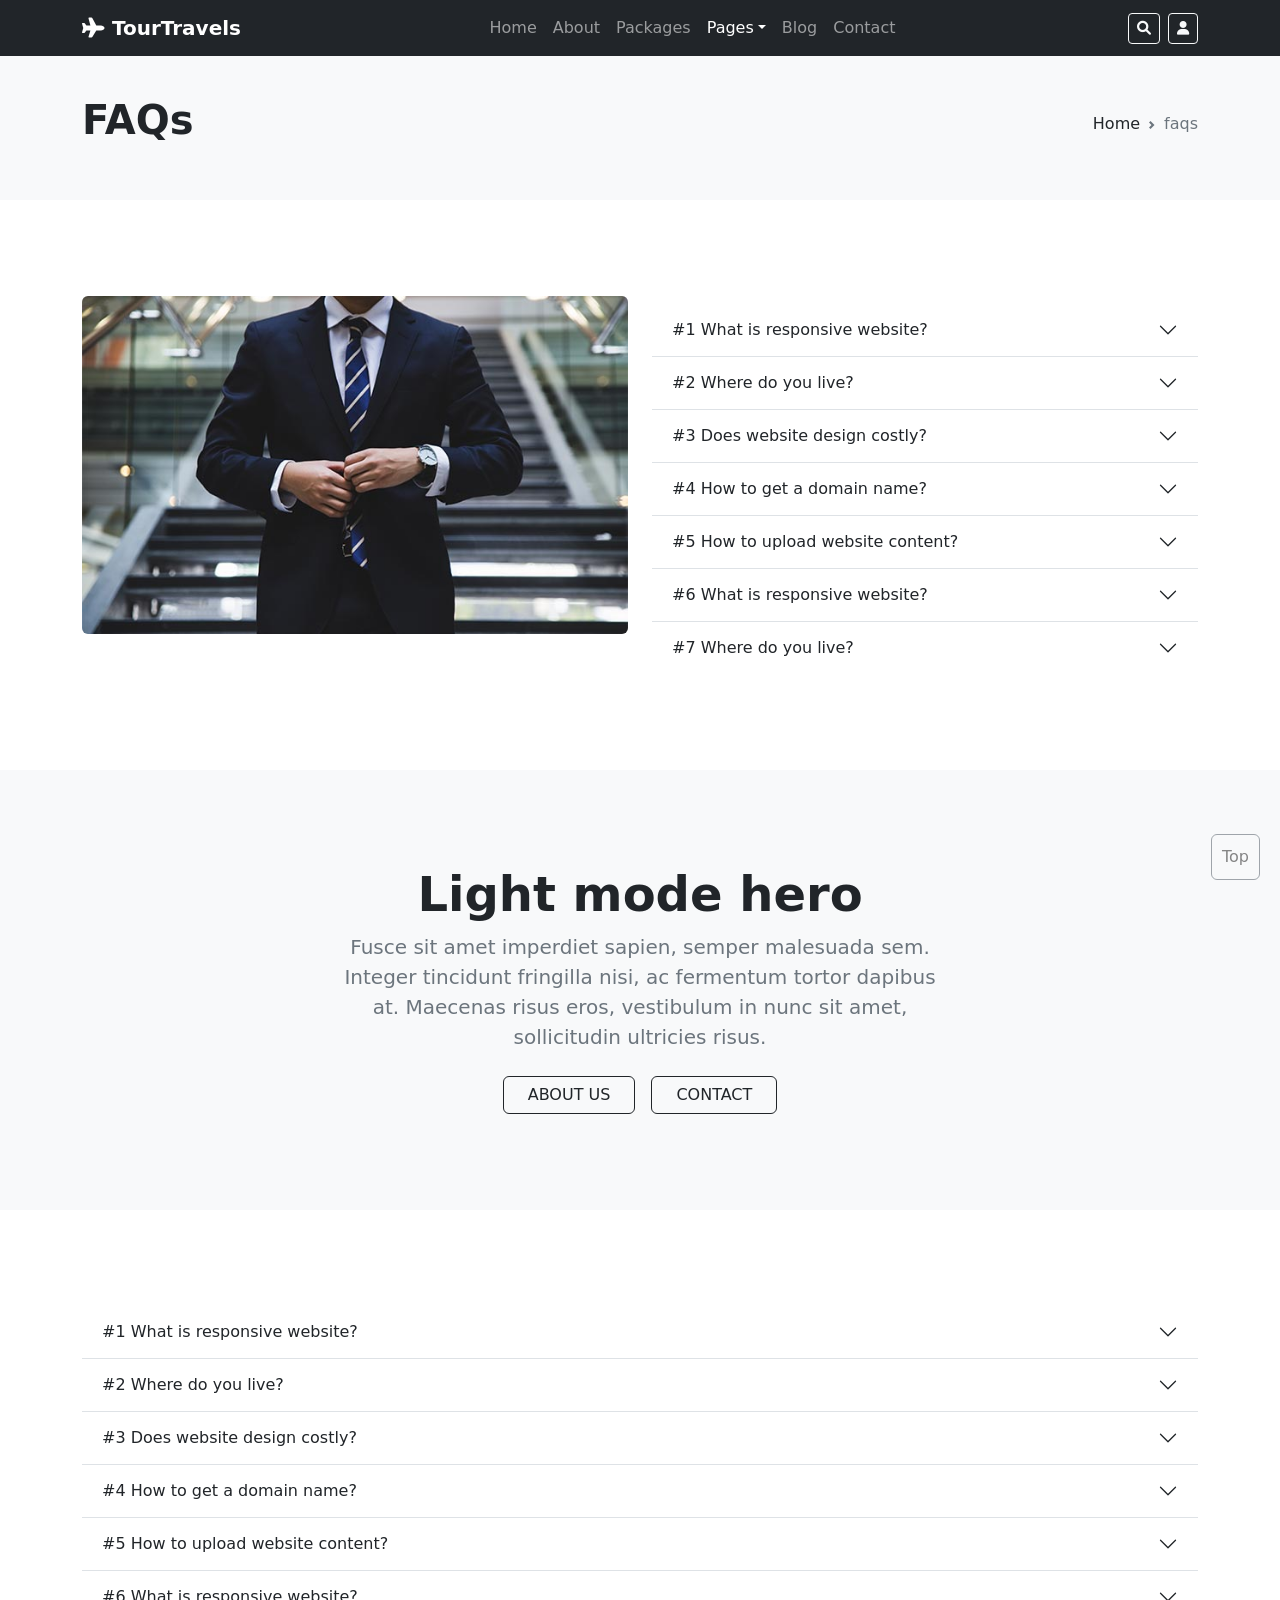
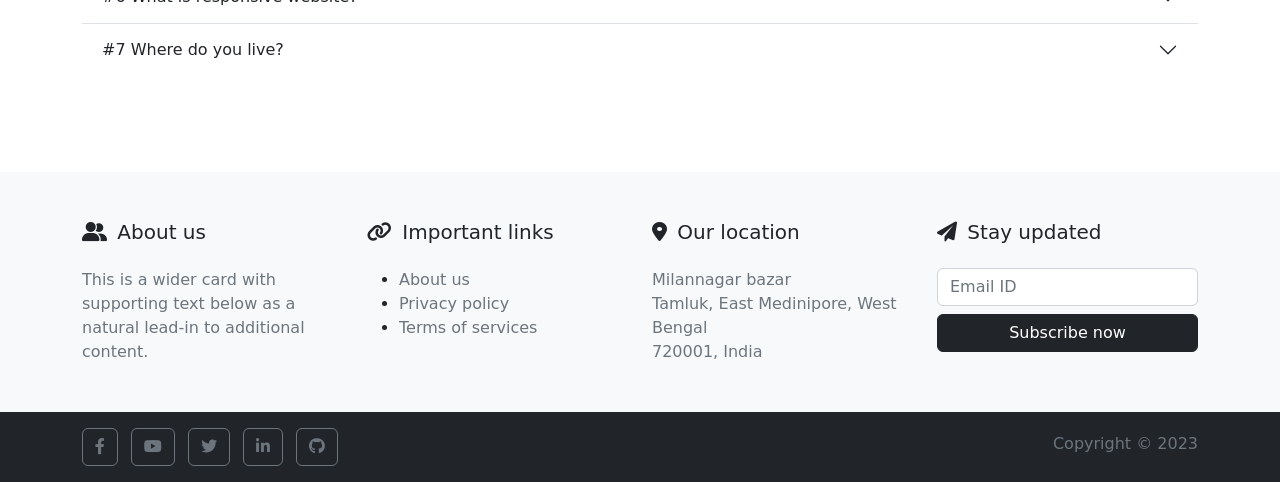
<file: faqs.html>
<!-- Designed by -->
<!DOCTYPE html>
<html>

<head>
    <meta charset="utf-8">
    <meta name="viewport" content="width=device-width, initial-scale=1">
    <meta name="description" content="">
    <meta name="author" content="Arunlal Panja">
    <title>FAQs</title>
    <link rel="icon" type="image/x-icon" href="assets/img/favicon.ico">
    <!-- CSS Files -->
    <link rel="stylesheet" href="assets/css/bootstrap.min.css">
    <link rel="stylesheet" href="assets/css/all.min.css">
    <!-- Custom CSS -->
    <link rel="stylesheet" href="assets/css/style.css">
</head>

<body>
    <!-- Header Block Start -->
    <header id="site-header">
        <nav class="navbar navbar-expand-lg navbar-dark bg-dark fixed-top">
            <div class="container">
                <a class="navbar-brand fw-bold" href="index.html"><i class="fa-solid fa-plane"></i> TourTravels</a>
                <button class="navbar-toggler" type="button" data-bs-toggle="collapse" data-bs-target="#navbarSupportedContent" aria-controls="navbarSupportedContent" aria-expanded="false" aria-label="Toggle navigation">
                    <span class="navbar-toggler-icon"></span>
                </button>
                <div class="collapse navbar-collapse" id="navbarSupportedContent">
                    <ul class="navbar-nav  mx-auto mb-2 mb-lg-0">
                        <li class="nav-item">
                            <a class="nav-link" aria-current="page" href="index.html">Home</a>
                        </li>
                        <li class="nav-item">
                            <a class="nav-link" aria-current="page" href="about.html">About</a>
                        </li>
                        <li class="nav-item">
                            <a class="nav-link" aria-current="page" href="packages.html">Packages</a>
                        </li>
                        <li class="nav-item dropdown">
                            <a class="nav-link dropdown-toggle active" href="#" role="button" data-bs-toggle="dropdown" aria-expanded="false">Pages</a>
                            <ul class="dropdown-menu">
                                <li><a class="dropdown-item" href="404.html">404 Page</a></li>
                                <li><a class="dropdown-item" href="page.html">Common Page</a></li>
                                <li><a class="dropdown-item" href="destinations.html">Destinations Page</a></li>
                                <li><a class="dropdown-item active" href="faqs.html">FAQ Page</a></li>
                                <li><a class="dropdown-item" href="hero.html">Hero Page</a></li>
                                <li><a class="dropdown-item" href="services.html">Services Page</a></li>
                                <li><a class="dropdown-item" href="single.html">Single Page</a></li>
                            </ul>
                        </li>
                        <li class="nav-item">
                            <a class="nav-link" aria-current="page" href="blog.html">Blog</a>
                        </li>
                        <li class="nav-item">
                            <a class="nav-link" aria-current="page" href="contact.html">Contact</a>
                        </li>
                    </ul>
                    <div class="d-flex">
                        <button class="btn btn-sm btn-outline-light me-2" type="button" data-bs-toggle="offcanvas" data-bs-target="#offcanvasTop" aria-controls="offcanvasTop"><i class="fa-solid fa-magnifying-glass"></i></button>
                        <button class="btn btn-sm btn-outline-light"><i class="fa-solid fa-user"></i></button>
                    </div>
                </div>
            </div>
        </nav>
        <div class="offcanvas offcanvas-top" tabindex="-1" id="offcanvasTop" aria-labelledby="offcanvasTopLabel">
            <div class="container py-5">
                <h2 class="fw-bold pb-2">Search here</h2>
                <form class="position-relative" action="#" method="post">
                    <input type="tel" class="form-control" id="exampleFormControlInput1" placeholder="Examples: posts, services,..">
                    <button class="position-absolute top-0 end-0 border-0 bg-transparent py-2 pe-2 text-secondary" type="submit" name="search"><i class="fa-solid fa-magnifying-glass"></i></button>
                </form>
            </div>
        </div>
    </header>
    <section class="mt-5">
        <div class="bg-light py-5">
            <div class="container">
                <div class="d-flex justify-content-between">
                    <h1 class="fw-bold">FAQs</h1>
                    <nav class="pt-3" style="--bs-breadcrumb-divider: url(&#34;data:image/svg+xml,%3Csvg xmlns='http://www.w3.org/2000/svg' width='8' height='8'%3E%3Cpath d='M2.5 0L1 1.5 3.5 4 1 6.5 2.5 8l4-4-4-4z' fill='%236c757d'/%3E%3C/svg%3E&#34;);" aria-label="breadcrumb">
                        <ol class="breadcrumb">
                            <li class="breadcrumb-item"><a class="nav-link" href="#">Home</a></li>
                            <li class="breadcrumb-item active" aria-current="page">faqs</li>
                        </ol>
                    </nav>
                </div>
            </div>
        </div>
    </section>
    <main>
        <div class="container py-5 my-5">
            <div class="row">
                <div class="col-md-6">
                    <img title="" class="rounded hvr-shadow w-100" src="assets/img/about.jpg" alt="">
                </div>
                <div class="col-md-6">
                    <div class="accordion accordion-flush pt-2" id="accordionFlushExample">
                        <div class="accordion-item">
                            <h2 class="accordion-header" id="flush-heading-1">
                                <button class="accordion-button collapsed" type="button" data-bs-toggle="collapse" data-bs-target="#flush-collapse-1" aria-expanded="false" aria-controls="flush-collapse-1">
                                    #1 What is responsive website?
                                </button>
                            </h2>
                            <div id="flush-collapse-1" class="accordion-collapse collapse" aria-labelledby="flush-heading-1" data-bs-parent="#accordionFlushExample">
                                <div class="accordion-body">Placeholder content for this accordion, which is intended to demonstrate the <code>.accordion-flush</code> class. This is the first item's accordion body.</div>
                            </div>
                        </div>
                        <div class="accordion-item">
                            <h2 class="accordion-header" id="flush-heading-2">
                                <button class="accordion-button collapsed" type="button" data-bs-toggle="collapse" data-bs-target="#flush-collapse-2" aria-expanded="false" aria-controls="flush-collapse-2">
                                    #2 Where do you live?
                                </button>
                            </h2>
                            <div id="flush-collapse-2" class="accordion-collapse collapse" aria-labelledby="flush-heading-2" data-bs-parent="#accordionFlushExample">
                                <div class="accordion-body">Placeholder content for this accordion, which is intended to demonstrate the <code>.accordion-flush</code> class. This is the second item's accordion body. Let's imagine this being filled with some actual content.</div>
                            </div>
                        </div>
                        <div class="accordion-item">
                            <h2 class="accordion-header" id="flush-heading-3">
                                <button class="accordion-button collapsed" type="button" data-bs-toggle="collapse" data-bs-target="#flush-collapse-3" aria-expanded="false" aria-controls="flush-collapse-3">
                                    #3 Does website design costly?
                                </button>
                            </h2>
                            <div id="flush-collapse-3" class="accordion-collapse collapse" aria-labelledby="flush-heading-3" data-bs-parent="#accordionFlushExample">
                                <div class="accordion-body">Placeholder content for this accordion, which is intended to demonstrate the <code>.accordion-flush</code> class. This is the third item's accordion body. Nothing more exciting happening here in terms of content, but just filling up the space to make it look, at least at first glance, a bit more representative of how this would look in a real-world application.</div>
                            </div>
                        </div>
                        <div class="accordion-item">
                            <h2 class="accordion-header" id="flush-heading-4">
                                <button class="accordion-button collapsed" type="button" data-bs-toggle="collapse" data-bs-target="#flush-collapse-4" aria-expanded="false" aria-controls="flush-collapse-4">
                                    #4 How to get a domain name?
                                </button>
                            </h2>
                            <div id="flush-collapse-4" class="accordion-collapse collapse" aria-labelledby="flush-collapse-4" data-bs-parent="#accordionFlushExample">
                                <div class="accordion-body">Placeholder content for this accordion, which is intended to demonstrate the <code>.accordion-flush</code> class. This is the third item's accordion body. Nothing more exciting happening here in terms of content, but just filling up the space to make it look, at least at first glance, a bit more representative of how this would look in a real-world application.</div>
                            </div>
                        </div>
                        <div class="accordion-item">
                            <h2 class="accordion-header" id="flush-heading-5">
                                <button class="accordion-button collapsed" type="button" data-bs-toggle="collapse" data-bs-target="#flush-collapse-5" aria-expanded="false" aria-controls="flush-collapse-5">
                                    #5 How to upload website content?
                                </button>
                            </h2>
                            <div id="flush-collapse-5" class="accordion-collapse collapse" aria-labelledby="flush-collapse-5" data-bs-parent="#accordionFlushExample">
                                <div class="accordion-body">Placeholder content for this accordion, which is intended to demonstrate the <code>.accordion-flush</code> class. This is the third item's accordion body. Nothing more exciting happening here in terms of content, but just filling up the space to make it look, at least at first glance, a bit more representative of how this would look in a real-world application.</div>
                            </div>
                        </div>
                        <div class="accordion-item">
                            <h2 class="accordion-header" id="flush-heading-6">
                                <button class="accordion-button collapsed" type="button" data-bs-toggle="collapse" data-bs-target="#flush-collapse-6" aria-expanded="false" aria-controls="flush-collapse-6">
                                    #6 What is responsive website?
                                </button>
                            </h2>
                            <div id="flush-collapse-6" class="accordion-collapse collapse" aria-labelledby="flush-heading-6" data-bs-parent="#accordionFlushExample">
                                <div class="accordion-body">Placeholder content for this accordion, which is intended to demonstrate the <code>.accordion-flush</code> class. This is the first item's accordion body.</div>
                            </div>
                        </div>
                        <div class="accordion-item">
                            <h2 class="accordion-header" id="flush-heading-7">
                                <button class="accordion-button collapsed" type="button" data-bs-toggle="collapse" data-bs-target="#flush-collapse-7" aria-expanded="false" aria-controls="flush-collapse-7">
                                    #7 Where do you live?
                                </button>
                            </h2>
                            <div id="flush-collapse-7" class="accordion-collapse collapse" aria-labelledby="flush-heading-7" data-bs-parent="#accordionFlushExample">
                                <div class="accordion-body">Placeholder content for this accordion, which is intended to demonstrate the <code>.accordion-flush</code> class. This is the second item's accordion body. Let's imagine this being filled with some actual content.</div>
                            </div>
                        </div>
                    </div>
                </div>
            </div>
        </div>
        <div class="bg-light px-4 py-5 text-center">
            <div class="py-5">
                <h2 class="display-5 fw-bold">Light mode hero</h2>
                <div class="col-lg-6 mx-auto">
                    <p class="fs-5 mb-4 text-secondary">Fusce sit amet imperdiet sapien, semper malesuada sem. Integer tincidunt fringilla nisi, ac fermentum tortor dapibus at. Maecenas risus eros, vestibulum in nunc sit amet, sollicitudin ultricies risus.</p>
                    <div class="d-grid gap-2 d-sm-flex justify-content-sm-center">
                        <a class="btn btn-outline-dark btn px-4 text-uppercase me-sm-2" href="#">About us</a>
                        <a class="btn btn-outline-dark btn px-4 text-uppercase" href="#">Contact</a>
                    </div>
                </div>
            </div>
        </div>
        <div class="container py-5 my-5">
            <div class="accordion accordion-flush" id="accordionFlushExampleDuplicate">
                <div class="accordion-item">
                    <h2 class="accordion-header" id="flush-heading-8">
                        <button class="accordion-button collapsed" type="button" data-bs-toggle="collapse" data-bs-target="#flush-collapse-8" aria-expanded="false" aria-controls="flush-collapse-8">
                            #1 What is responsive website?
                        </button>
                    </h2>
                    <div id="flush-collapse-8" class="accordion-collapse collapse" aria-labelledby="flush-heading-8" data-bs-parent="#accordionFlushExample">
                        <div class="accordion-body">Placeholder content for this accordion, which is intended to demonstrate the <code>.accordion-flush</code> class. This is the first item's accordion body.</div>
                    </div>
                </div>
                <div class="accordion-item">
                    <h2 class="accordion-header" id="flush-heading-9">
                        <button class="accordion-button collapsed" type="button" data-bs-toggle="collapse" data-bs-target="#flush-collapse-9" aria-expanded="false" aria-controls="flush-collapse-9">
                            #2 Where do you live?
                        </button>
                    </h2>
                    <div id="flush-collapse-9" class="accordion-collapse collapse" aria-labelledby="flush-heading-9" data-bs-parent="#accordionFlushExample">
                        <div class="accordion-body">Placeholder content for this accordion, which is intended to demonstrate the <code>.accordion-flush</code> class. This is the second item's accordion body. Let's imagine this being filled with some actual content.</div>
                    </div>
                </div>
                <div class="accordion-item">
                    <h2 class="accordion-header" id="flush-heading-10">
                        <button class="accordion-button collapsed" type="button" data-bs-toggle="collapse" data-bs-target="#flush-collapse-10" aria-expanded="false" aria-controls="flush-collapse-10">
                            #3 Does website design costly?
                        </button>
                    </h2>
                    <div id="flush-collapse-10" class="accordion-collapse collapse" aria-labelledby="flush-heading-10" data-bs-parent="#accordionFlushExample">
                        <div class="accordion-body">Placeholder content for this accordion, which is intended to demonstrate the <code>.accordion-flush</code> class. This is the third item's accordion body. Nothing more exciting happening here in terms of content, but just filling up the space to make it look, at least at first glance, a bit more representative of how this would look in a real-world application.</div>
                    </div>
                </div>
                <div class="accordion-item">
                    <h2 class="accordion-header" id="flush-heading-11">
                        <button class="accordion-button collapsed" type="button" data-bs-toggle="collapse" data-bs-target="#flush-collapse-11" aria-expanded="false" aria-controls="flush-collapse-11">
                            #4 How to get a domain name?
                        </button>
                    </h2>
                    <div id="flush-collapse-11" class="accordion-collapse collapse" aria-labelledby="flush-collapse-11" data-bs-parent="#accordionFlushExample">
                        <div class="accordion-body">Placeholder content for this accordion, which is intended to demonstrate the <code>.accordion-flush</code> class. This is the third item's accordion body. Nothing more exciting happening here in terms of content, but just filling up the space to make it look, at least at first glance, a bit more representative of how this would look in a real-world application.</div>
                    </div>
                </div>
                <div class="accordion-item">
                    <h2 class="accordion-header" id="flush-heading-12">
                        <button class="accordion-button collapsed" type="button" data-bs-toggle="collapse" data-bs-target="#flush-collapse-12" aria-expanded="false" aria-controls="flush-collapse-12">
                            #5 How to upload website content?
                        </button>
                    </h2>
                    <div id="flush-collapse-12" class="accordion-collapse collapse" aria-labelledby="flush-collapse-12" data-bs-parent="#accordionFlushExample">
                        <div class="accordion-body">Placeholder content for this accordion, which is intended to demonstrate the <code>.accordion-flush</code> class. This is the third item's accordion body. Nothing more exciting happening here in terms of content, but just filling up the space to make it look, at least at first glance, a bit more representative of how this would look in a real-world application.</div>
                    </div>
                </div>
                <div class="accordion-item">
                    <h2 class="accordion-header" id="flush-heading-13">
                        <button class="accordion-button collapsed" type="button" data-bs-toggle="collapse" data-bs-target="#flush-collapse-13" aria-expanded="false" aria-controls="flush-collapse-13">
                            #6 What is responsive website?
                        </button>
                    </h2>
                    <div id="flush-collapse-13" class="accordion-collapse collapse" aria-labelledby="flush-heading-13" data-bs-parent="#accordionFlushExample">
                        <div class="accordion-body">Placeholder content for this accordion, which is intended to demonstrate the <code>.accordion-flush</code> class. This is the first item's accordion body.</div>
                    </div>
                </div>
                <div class="accordion-item">
                    <h2 class="accordion-header" id="flush-heading-14">
                        <button class="accordion-button collapsed" type="button" data-bs-toggle="collapse" data-bs-target="#flush-collapse-14" aria-expanded="false" aria-controls="flush-collapse-14">
                            #7 Where do you live?
                        </button>
                    </h2>
                    <div id="flush-collapse-14" class="accordion-collapse collapse" aria-labelledby="flush-heading-14" data-bs-parent="#accordionFlushExample">
                        <div class="accordion-body">Placeholder content for this accordion, which is intended to demonstrate the <code>.accordion-flush</code> class. This is the second item's accordion body. Let's imagine this being filled with some actual content.</div>
                    </div>
                </div>
            </div>
        </div>
    </main>
    <!-- Footer Block Start -->
    <footer id="site-footer">
        <div class="bg-light py-5">
            <div class="container">
                <div class="row">
                    <div class="col-md-6 col-xl-3 col-sm-12">
                        <h5 class="pb-3"><i class="fa-solid fa-user-group pe-1"></i> About us</h5>
                        <span class="text-secondary">This is a wider card with supporting text below as a natural lead-in to additional content.</span>
                    </div>
                    <div class="col-md-6 col-xl-3 col-sm-12">
                        <h5 class="pb-3"><i class="fa-solid fa-link pe-1"></i> Important links</h5>
                        <ul>
                            <li><a href="#" class="text-decoration-none link-secondary">About us</a></li>
                            <li><a href="#" class="text-decoration-none link-secondary">Privacy policy</a></li>
                            <li><a href="#" class="text-decoration-none link-secondary">Terms of services</a></li>
                        </ul>
                    </div>
                    <div class="col-md-6 col-xl-3 col-sm-12">
                        <h5 class="pb-3"><i class="fa-solid fa-location-dot pe-1"></i> Our location</h5>
                        <span class="text-secondary">
                            Milannagar bazar<br>
                            Tamluk, East Medinipore, West Bengal<br>
                            720001, India<br>
                        </span>
                    </div>
                    <div class="col-md-6 col-xl-3 col-sm-12">
                        <h5 class="pb-3"><i class="fa-solid fa-paper-plane pe-1"></i> Stay updated</h5>
                        <form>
                            <input type="text" class="w-100 mb-2 form-control" name="" placeholder="Email ID">
                            <button class="w-100 btn btn-dark">Subscribe now</button>
                        </form>
                    </div>
                </div>
            </div>
        </div>
        <div class="bg-dark py-3">
            <div class="container">
                <div class="row">
                    <div class="col-md-6 col-sm-12">
                        <ul class="list-inline mb-0">
                            <li class="list-inline-item"><a class="btn btn-outline-secondary" href="#"><i class="fa-brands fa-facebook-f"></i></a></li>
                            <li class="list-inline-item"><a class="btn btn-outline-secondary" href="#"><i class="fa-brands fa-youtube"></i></a></li>
                            <li class="list-inline-item"><a class="btn btn-outline-secondary" href="#"><i class="fa-brands fa-twitter"></i></a></li>
                            <li class="list-inline-item"><a class="btn btn-outline-secondary" href="#"><i class="fa-brands fa-linkedin-in"></i></a></li>
                            <li class="list-inline-item"><a class="btn btn-outline-secondary" href="#"><i class="fa-brands fa-github"></i></a></li>
                        </ul>
                    </div>
                    <div class="col-md-6 col-sm-12"><span class="text-secondary pt-1 float-md-end float-sm-start">Copyright &copy; 2023</span></div>
                </div>
            </div>
        </div>
    </footer>
    <a href="#" class="scrollToTop btn btn-outline-secondary">Top</a>
    <!-- JavaScript Files -->
    <script src="assets/js/jquery-3.6.4.min.js"></script>
    <script src="assets/js/bootstrap.bundle.min.js"></script>
    <!-- Custom JS -->
    <script src="assets/js/custom.js"></script>
</body>

</html>
</file>
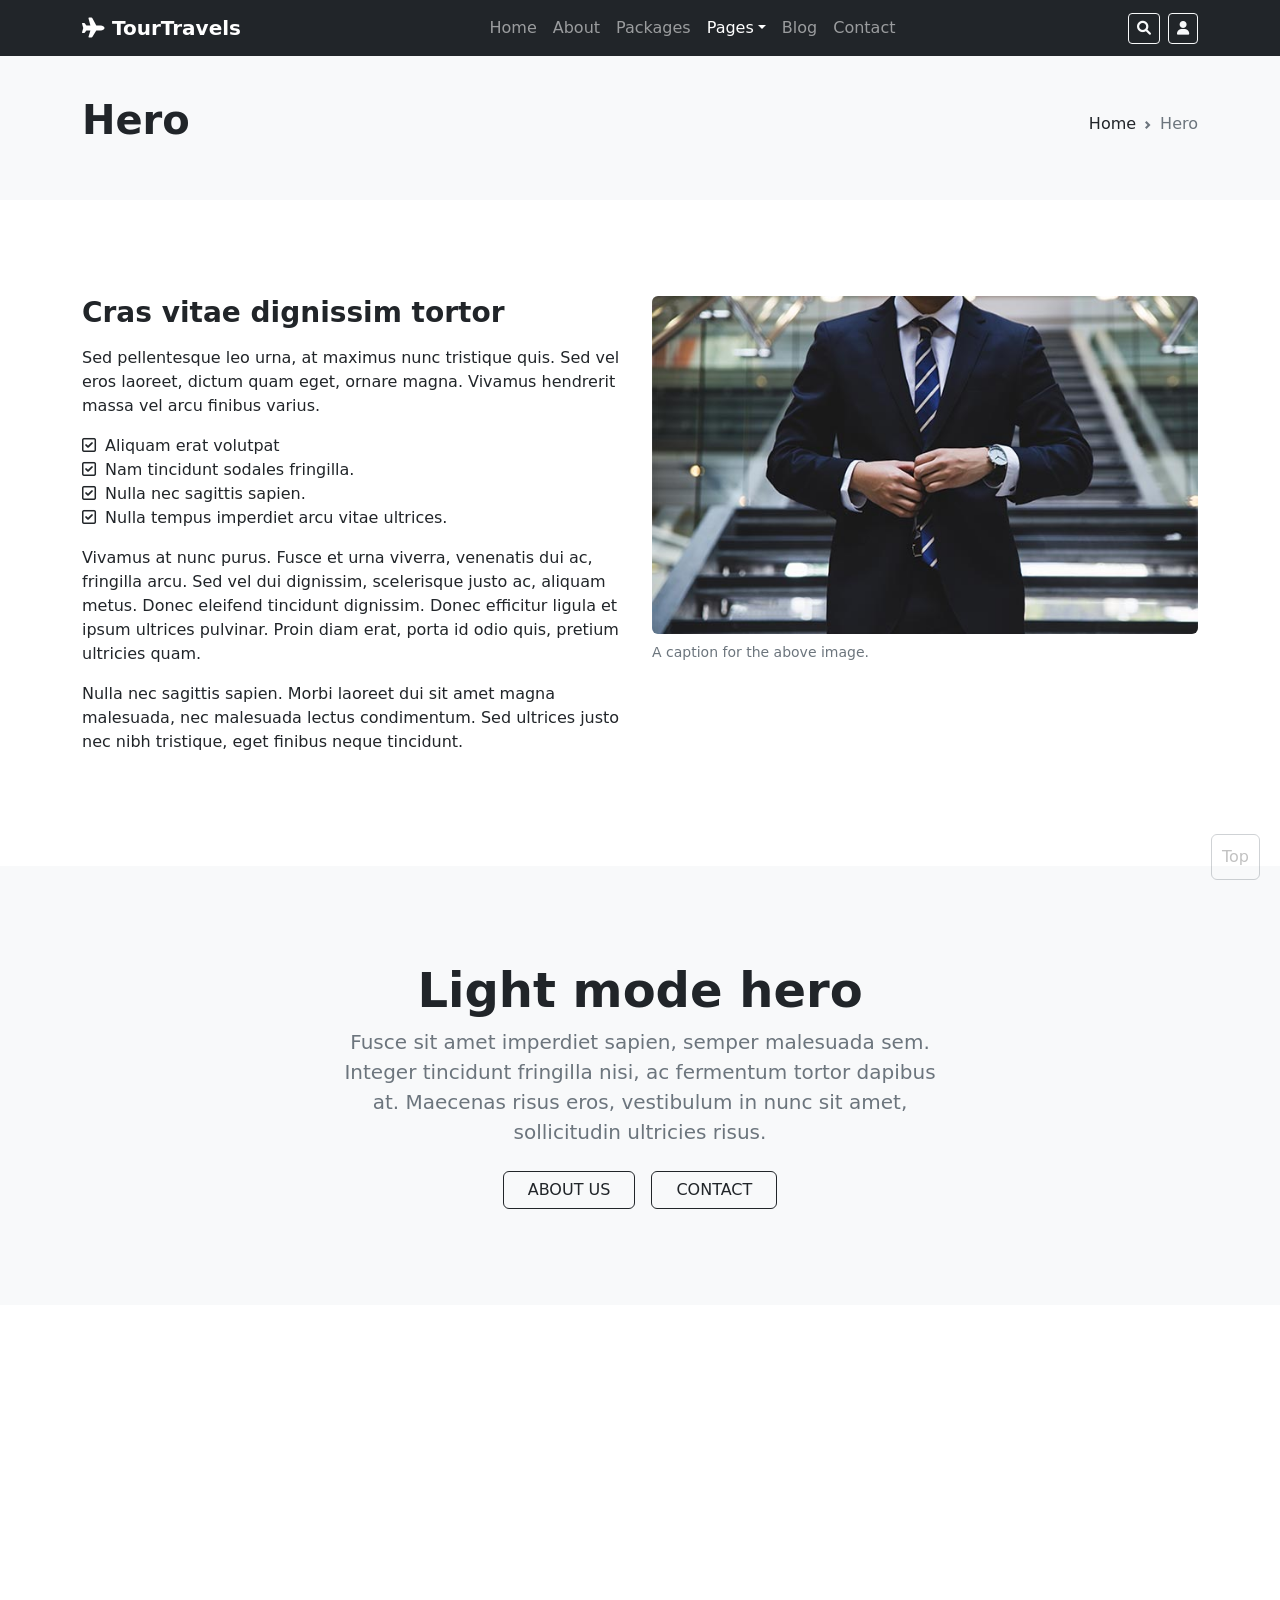
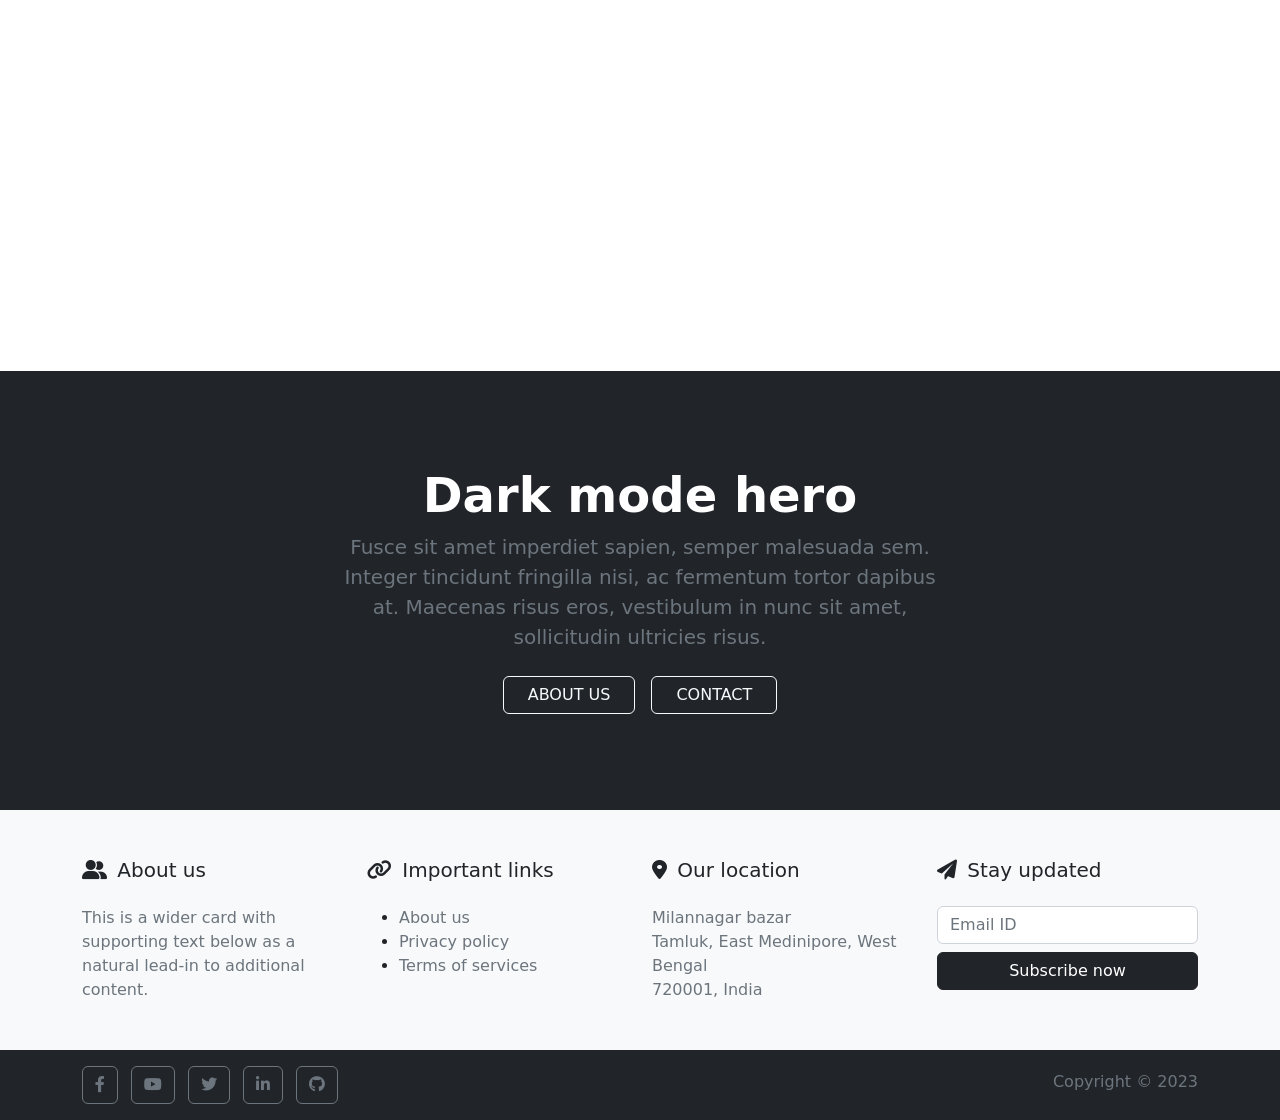
<file: hero.html>
<!-- Designed by -->
<!DOCTYPE html>
<html>

<head>
    <meta charset="utf-8">
    <meta name="viewport" content="width=device-width, initial-scale=1">
    <meta name="description" content="">
    <meta name="author" content="Arunlal Panja">
    <title>Hero</title>
    <link rel="icon" type="image/x-icon" href="assets/img/favicon.ico">
    <!-- CSS Files -->
    <link rel="stylesheet" href="assets/css/bootstrap.min.css">
    <link rel="stylesheet" href="assets/css/all.min.css">
    <link rel="stylesheet" href="assets/css/aos.css">
    <!-- Custom CSS -->
    <link rel="stylesheet" href="assets/css/style.css">
</head>

<body>
    <!-- Header Block Start -->
    <header id="site-header">
        <nav class="navbar navbar-expand-lg navbar-dark bg-dark fixed-top">
            <div class="container">
                <a class="navbar-brand fw-bold" href="index.html"><i class="fa-solid fa-plane"></i> TourTravels</a>
                <button class="navbar-toggler" type="button" data-bs-toggle="collapse" data-bs-target="#navbarSupportedContent" aria-controls="navbarSupportedContent" aria-expanded="false" aria-label="Toggle navigation">
                    <span class="navbar-toggler-icon"></span>
                </button>
                <div class="collapse navbar-collapse" id="navbarSupportedContent">
                    <ul class="navbar-nav  mx-auto mb-2 mb-lg-0">
                        <li class="nav-item">
                            <a class="nav-link" aria-current="page" href="index.html">Home</a>
                        </li>
                        <li class="nav-item">
                            <a class="nav-link" aria-current="page" href="about.html">About</a>
                        </li>
                        <li class="nav-item">
                            <a class="nav-link" aria-current="page" href="packages.html">Packages</a>
                        </li>
                        <li class="nav-item dropdown">
                            <a class="nav-link dropdown-toggle active" href="#" role="button" data-bs-toggle="dropdown" aria-expanded="false">Pages</a>
                            <ul class="dropdown-menu">
                                <li><a class="dropdown-item" href="404.html">404 Page</a></li>
                                <li><a class="dropdown-item" href="page.html">Common Page</a></li>
                                <li><a class="dropdown-item" href="destinations.html">Destinations Page</a></li>
                                <li><a class="dropdown-item" href="faqs.html">FAQ Page</a></li>
                                <li><a class="dropdown-item active" href="hero.html">Hero Page</a></li>
                                <li><a class="dropdown-item" href="services.html">Services Page</a></li>
                                <li><a class="dropdown-item" href="single.html">Single Page</a></li>
                            </ul>
                        </li>
                        <li class="nav-item">
                            <a class="nav-link" aria-current="page" href="blog.html">Blog</a>
                        </li>
                        <li class="nav-item">
                            <a class="nav-link" aria-current="page" href="contact.html">Contact</a>
                        </li>
                    </ul>
                    <div class="d-flex">
                        <button class="btn btn-sm btn-outline-light me-2" type="button" data-bs-toggle="offcanvas" data-bs-target="#offcanvasTop" aria-controls="offcanvasTop"><i class="fa-solid fa-magnifying-glass"></i></button>
                        <button class="btn btn-sm btn-outline-light"><i class="fa-solid fa-user"></i></button>
                    </div>
                </div>
            </div>
        </nav>
        <div class="offcanvas offcanvas-top" tabindex="-1" id="offcanvasTop" aria-labelledby="offcanvasTopLabel">
            <div class="container py-5">
                <h2 class="fw-bold pb-2">Search here</h2>
                <form class="position-relative" action="#" method="post">
                    <input type="tel" class="form-control" id="exampleFormControlInput1" placeholder="Examples: posts, services,..">
                    <button class="position-absolute top-0 end-0 border-0 bg-transparent py-2 pe-2 text-secondary" type="submit" name="search"><i class="fa-solid fa-magnifying-glass"></i></button>
                </form>
            </div>
        </div>
    </header>
    <section class="mt-5">
        <div class="bg-light py-5">
            <div class="container">
                <div class="d-flex justify-content-between">
                    <h1 class="fw-bold">Hero</h1>
                    <nav class="pt-3" style="--bs-breadcrumb-divider: url(&#34;data:image/svg+xml,%3Csvg xmlns='http://www.w3.org/2000/svg' width='8' height='8'%3E%3Cpath d='M2.5 0L1 1.5 3.5 4 1 6.5 2.5 8l4-4-4-4z' fill='%236c757d'/%3E%3C/svg%3E&#34;);" aria-label="breadcrumb">
                        <ol class="breadcrumb">
                            <li class="breadcrumb-item"><a class="nav-link" href="#">Home</a></li>
                            <li class="breadcrumb-item active" aria-current="page">Hero</li>
                        </ol>
                    </nav>
                </div>
            </div>
        </div>
    </section>
    <main>
        <div class="container py-5 my-5">
            <div class="row">
                <div class="col-md-6">
                    <div class="aos-item" data-aos="fade-right" data-aos-delay="200">
                        <div class="aos-item__inner">
                            <h3 class="fw-bold pb-2">Cras vitae dignissim tortor</h3>
                            <p>Sed pellentesque leo urna, at maximus nunc tristique quis. Sed vel eros laoreet, dictum quam eget, ornare magna. Vivamus hendrerit massa vel arcu finibus varius.</p>
                            <ul class="list-unstyled">
                                <li><i class="fa-regular fa-square-check pe-1"></i> Aliquam erat volutpat</li>
                                <li><i class="fa-regular fa-square-check pe-1"></i> Nam tincidunt sodales fringilla.</li>
                                <li><i class="fa-regular fa-square-check pe-1"></i> Nulla nec sagittis sapien.</li>
                                <li><i class="fa-regular fa-square-check pe-1"></i> Nulla tempus imperdiet arcu vitae ultrices.</li>
                            </ul>
                            <p>Vivamus at nunc purus. Fusce et urna viverra, venenatis dui ac, fringilla arcu. Sed vel dui dignissim, scelerisque justo ac, aliquam metus. Donec eleifend tincidunt dignissim. Donec efficitur ligula et ipsum ultrices pulvinar. Proin diam erat, porta id odio quis, pretium ultricies quam.</p>
                            <p>Nulla nec sagittis sapien. Morbi laoreet dui sit amet magna malesuada, nec malesuada lectus condimentum. Sed ultrices justo nec nibh tristique, eget finibus neque tincidunt.</p>
                        </div>
                    </div>
                </div>
                <div class="col-md-6">
                    <div class="aos-item" data-aos="fade-down" data-aos-delay="400">
                        <div class="aos-item__inner">
                            <img title="" class="rounded hvr-shadow w-100" src="assets/img/about.jpg" alt="">
                            <div class="caption">
                                <figcaption class="figure-caption py-2">A caption for the above image.</figcaption>
                            </div>
                        </div>
                    </div>
                </div>
            </div>
        </div>
        <div class="bg-light px-4 py-5 text-center">
            <div class="py-5">
                <h2 class="display-5 fw-bold">Light mode hero</h2>
                <div class="col-lg-6 mx-auto">
                    <p class="fs-5 mb-4 text-secondary">Fusce sit amet imperdiet sapien, semper malesuada sem. Integer tincidunt fringilla nisi, ac fermentum tortor dapibus at. Maecenas risus eros, vestibulum in nunc sit amet, sollicitudin ultricies risus.</p>
                    <div class="d-grid gap-2 d-sm-flex justify-content-sm-center">
                        <a class="btn btn-outline-dark btn px-4 text-uppercase me-sm-2" href="#">About us</a>
                        <a class="btn btn-outline-dark btn px-4 text-uppercase" href="#">Contact</a>
                    </div>
                </div>
            </div>
        </div>
        <div class="container py-5 my-5">
            <div class="row">
                <div class="col-md-6">
                    <div class="aos-item" data-aos="fade-down" data-aos-delay="400">
                        <div class="aos-item__inner">
                            <img title="" class="rounded hvr-shadow w-100" src="assets/img/about.jpg" alt="">
                            <div class="caption">
                                <figcaption class="figure-caption py-2">A caption for the above image.</figcaption>
                            </div>
                        </div>
                    </div>
                </div>
                <div class="col-md-6">
                    <div class="aos-item" data-aos="fade-right" data-aos-delay="200">
                        <div class="aos-item__inner">
                            <h3 class="fw-bold pb-2">Cras vitae dignissim tortor</h3>
                            <p>Sed pellentesque leo urna, at maximus nunc tristique quis. Sed vel eros laoreet, dictum quam eget, ornare magna. Vivamus hendrerit massa vel arcu finibus varius.</p>
                            <ul class="list-unstyled">
                                <li><i class="fa-regular fa-square-check pe-1"></i> Aliquam erat volutpat</li>
                                <li><i class="fa-regular fa-square-check pe-1"></i> Nam tincidunt sodales fringilla.</li>
                                <li><i class="fa-regular fa-square-check pe-1"></i> Nulla nec sagittis sapien.</li>
                                <li><i class="fa-regular fa-square-check pe-1"></i> Nulla tempus imperdiet arcu vitae ultrices.</li>
                            </ul>
                            <p>Vivamus at nunc purus. Fusce et urna viverra, venenatis dui ac, fringilla arcu. Sed vel dui dignissim, scelerisque justo ac, aliquam metus. Donec eleifend tincidunt dignissim. Donec efficitur ligula et ipsum ultrices pulvinar. Proin diam erat, porta id odio quis, pretium ultricies quam.</p>
                            <p>Nulla nec sagittis sapien. Morbi laoreet dui sit amet magna malesuada, nec malesuada lectus condimentum. Sed ultrices justo nec nibh tristique, eget finibus neque tincidunt.</p>
                        </div>
                    </div>
                </div>
            </div>
        </div>
        <div class="bg-dark text-secondary px-4 py-5 text-center">
            <div class="py-5">
                <h2 class="display-5 fw-bold text-white">Dark mode hero</h2>
                <div class="col-lg-6 mx-auto">
                    <p class="fs-5 mb-4">Fusce sit amet imperdiet sapien, semper malesuada sem. Integer tincidunt fringilla nisi, ac fermentum tortor dapibus at. Maecenas risus eros, vestibulum in nunc sit amet, sollicitudin ultricies risus.</p>
                    <div class="d-grid gap-2 d-sm-flex justify-content-sm-center">
                        <a class="btn btn-outline-light btn px-4 text-uppercase me-sm-2" href="#">About us</a>
                        <a class="btn btn-outline-light btn px-4 text-uppercase" href="#">Contact</a>
                    </div>
                </div>
            </div>
        </div>
    </main>
    <!-- Footer Block Start -->
    <footer id="site-footer">
        <div class="bg-light py-5">
            <div class="container">
                <div class="row">
                    <div class="col-md-6 col-xl-3 col-sm-12">
                        <h5 class="pb-3"><i class="fa-solid fa-user-group pe-1"></i> About us</h5>
                        <span class="text-secondary">This is a wider card with supporting text below as a natural lead-in to additional content.</span>
                    </div>
                    <div class="col-md-6 col-xl-3 col-sm-12">
                        <h5 class="pb-3"><i class="fa-solid fa-link pe-1"></i> Important links</h5>
                        <ul>
                            <li><a href="#" class="text-decoration-none link-secondary">About us</a></li>
                            <li><a href="#" class="text-decoration-none link-secondary">Privacy policy</a></li>
                            <li><a href="#" class="text-decoration-none link-secondary">Terms of services</a></li>
                        </ul>
                    </div>
                    <div class="col-md-6 col-xl-3 col-sm-12">
                        <h5 class="pb-3"><i class="fa-solid fa-location-dot pe-1"></i> Our location</h5>
                        <span class="text-secondary">
                            Milannagar bazar<br>
                            Tamluk, East Medinipore, West Bengal<br>
                            720001, India<br>
                        </span>
                    </div>
                    <div class="col-md-6 col-xl-3 col-sm-12">
                        <h5 class="pb-3"><i class="fa-solid fa-paper-plane pe-1"></i> Stay updated</h5>
                        <form>
                            <input type="text" class="w-100 mb-2 form-control" name="" placeholder="Email ID">
                            <button class="w-100 btn btn-dark">Subscribe now</button>
                        </form>
                    </div>
                </div>
            </div>
        </div>
        <div class="bg-dark py-3">
            <div class="container">
                <div class="row">
                    <div class="col-md-6 col-sm-12">
                        <ul class="list-inline mb-0">
                            <li class="list-inline-item"><a class="btn btn-outline-secondary" href="#"><i class="fa-brands fa-facebook-f"></i></a></li>
                            <li class="list-inline-item"><a class="btn btn-outline-secondary" href="#"><i class="fa-brands fa-youtube"></i></a></li>
                            <li class="list-inline-item"><a class="btn btn-outline-secondary" href="#"><i class="fa-brands fa-twitter"></i></a></li>
                            <li class="list-inline-item"><a class="btn btn-outline-secondary" href="#"><i class="fa-brands fa-linkedin-in"></i></a></li>
                            <li class="list-inline-item"><a class="btn btn-outline-secondary" href="#"><i class="fa-brands fa-github"></i></a></li>
                        </ul>
                    </div>
                    <div class="col-md-6 col-sm-12"><span class="text-secondary pt-1 float-md-end float-sm-start">Copyright &copy; 2023</span></div>
                </div>
            </div>
        </div>
    </footer>
    <a href="#" class="scrollToTop btn btn-outline-secondary">Top</a>
    <!-- JavaScript Files -->
    <script src="assets/js/jquery-3.6.4.min.js"></script>
    <script src="assets/js/bootstrap.bundle.min.js"></script>
    <script src="assets/js/aos.js"></script>
    <!-- Custom JS -->
    <script src="assets/js/custom.js"></script>
    <script type="text/javascript">
    /* Animate On Scroll */
    AOS.init();
    </script>
</body>

</html>
</file>
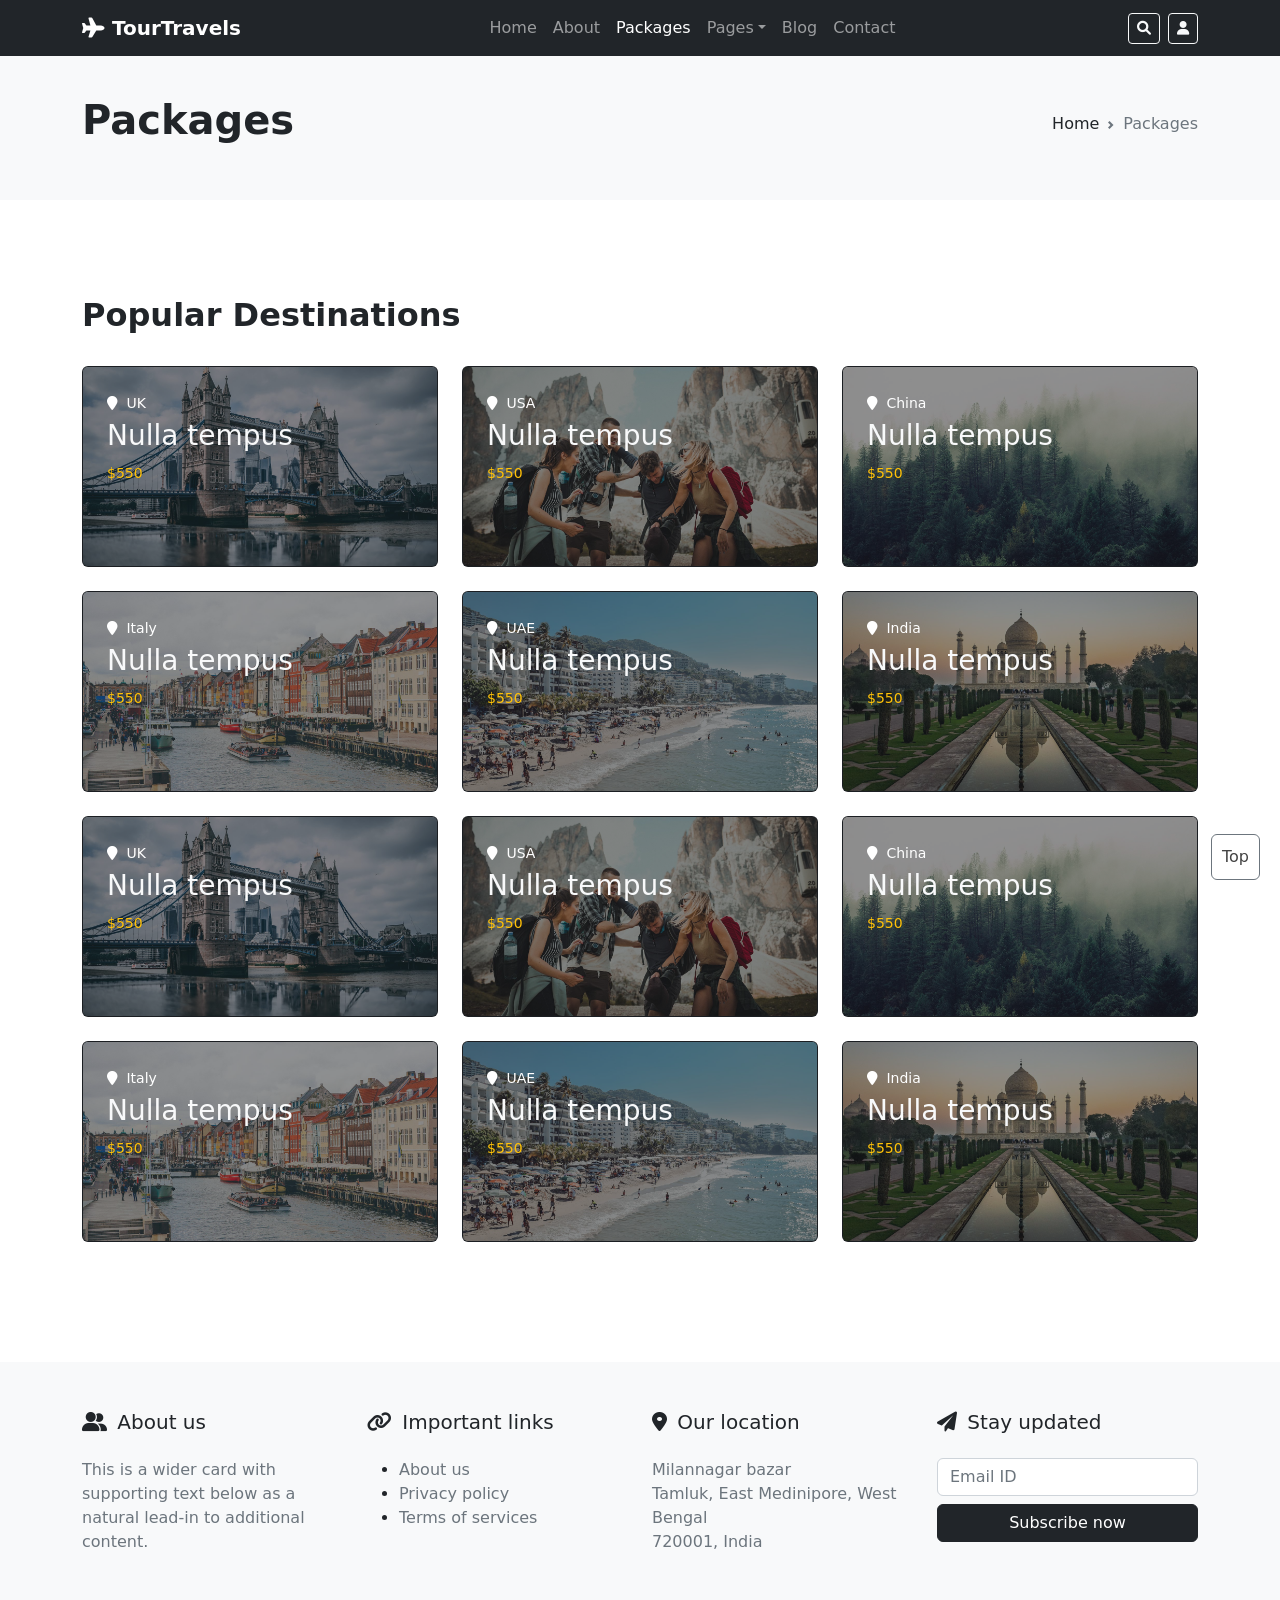
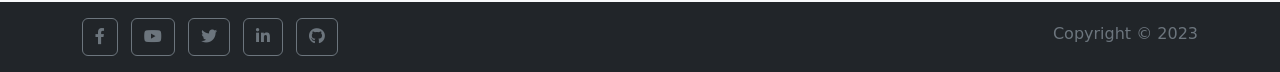
<file: packages.html>
<!-- Designed by -->
<!DOCTYPE html>
<html>

<head>
    <meta charset="utf-8">
    <meta name="viewport" content="width=device-width, initial-scale=1">
    <meta name="description" content="">
    <meta name="author" content="Arunlal Panja">
    <title>Works</title>
    <link rel="icon" type="image/x-icon" href="assets/img/favicon.ico">
    <!-- CSS Files -->
    <link rel="stylesheet" href="assets/css/bootstrap.min.css">
    <link rel="stylesheet" href="assets/css/all.min.css">
    <link rel="stylesheet" href="assets/css/aos.css">
    <link rel="stylesheet" href="assets/css/owl.carousel.min.css">
    <link rel="stylesheet" href="assets/css/owl.theme.default.min.css">
    <link rel="stylesheet" href="assets/css/lightgallery.css">
    <!-- Custom CSS -->
    <link rel="stylesheet" href="assets/css/style.css">
</head>

<body>
    <!-- Header Block Start -->
    <header id="site-header">
        <nav class="navbar navbar-expand-lg navbar-dark bg-dark fixed-top">
            <div class="container">
                <a class="navbar-brand fw-bold" href="index.html"><i class="fa-solid fa-plane"></i> TourTravels</a>
                <button class="navbar-toggler" type="button" data-bs-toggle="collapse" data-bs-target="#navbarSupportedContent" aria-controls="navbarSupportedContent" aria-expanded="false" aria-label="Toggle navigation">
                    <span class="navbar-toggler-icon"></span>
                </button>
                <div class="collapse navbar-collapse" id="navbarSupportedContent">
                    <ul class="navbar-nav  mx-auto mb-2 mb-lg-0">
                        <li class="nav-item">
                            <a class="nav-link" aria-current="page" href="index.html">Home</a>
                        </li>
                        <li class="nav-item">
                            <a class="nav-link" aria-current="page" href="about.html">About</a>
                        </li>
                        <li class="nav-item">
                            <a class="nav-link active" aria-current="page" href="packages.html">Packages</a>
                        </li>
                        <li class="nav-item dropdown">
                            <a class="nav-link dropdown-toggle" href="#" role="button" data-bs-toggle="dropdown" aria-expanded="false">Pages</a>
                            <ul class="dropdown-menu">
                                <li><a class="dropdown-item" href="404.html">404 Page</a></li>
                                <li><a class="dropdown-item" href="page.html">Common Page</a></li>
                                <li><a class="dropdown-item" href="destinations.html">Destinations Page</a></li>
                                <li><a class="dropdown-item" href="faqs.html">FAQ Page</a></li>
                                <li><a class="dropdown-item" href="hero.html">Hero Page</a></li>
                                <li><a class="dropdown-item" href="services.html">Services Page</a></li>
                                <li><a class="dropdown-item" href="single.html">Single Page</a></li>
                            </ul>
                        </li>
                        <li class="nav-item">
                            <a class="nav-link" aria-current="page" href="blog.html">Blog</a>
                        </li>
                        <li class="nav-item">
                            <a class="nav-link" aria-current="page" href="contact.html">Contact</a>
                        </li>
                    </ul>
                    <div class="d-flex">
                        <button class="btn btn-sm btn-outline-light me-2" type="button" data-bs-toggle="offcanvas" data-bs-target="#offcanvasTop" aria-controls="offcanvasTop"><i class="fa-solid fa-magnifying-glass"></i></button>
                        <button class="btn btn-sm btn-outline-light"><i class="fa-solid fa-user"></i></button>
                    </div>
                </div>
            </div>
        </nav>
        <div class="offcanvas offcanvas-top" tabindex="-1" id="offcanvasTop" aria-labelledby="offcanvasTopLabel">
            <div class="container py-5">
                <h2 class="fw-bold pb-2">Search here</h2>
                <form class="position-relative" action="#" method="post">
                    <input type="tel" class="form-control" id="exampleFormControlInput1" placeholder="Examples: posts, services,..">
                    <button class="position-absolute top-0 end-0 border-0 bg-transparent py-2 pe-2 text-secondary" type="submit" name="search"><i class="fa-solid fa-magnifying-glass"></i></button>
                </form>
            </div>
        </div>
    </header>
    <section class="mt-5">
        <div class="bg-light py-5">
            <div class="container">
                <div class="d-flex justify-content-between">
                    <h1 class="fw-bold">Packages</h1>
                    <nav class="pt-3" style="--bs-breadcrumb-divider: url(&#34;data:image/svg+xml,%3Csvg xmlns='http://www.w3.org/2000/svg' width='8' height='8'%3E%3Cpath d='M2.5 0L1 1.5 3.5 4 1 6.5 2.5 8l4-4-4-4z' fill='%236c757d'/%3E%3C/svg%3E&#34;);" aria-label="breadcrumb">
                        <ol class="breadcrumb">
                            <li class="breadcrumb-item"><a class="nav-link" href="#">Home</a></li>
                            <li class="breadcrumb-item active" aria-current="page">Packages</li>
                        </ol>
                    </nav>
                </div>
            </div>
        </div>
    </section>
    <main>
        <div class="py-5">
            <div class="container py-5">
                <h2 class="pb-4 fw-bold">Popular Destinations</h2>
                <div class="row g-4 mb-4">
                    <div class="col-md-4 col-sm-12">
                        <div class="card text-bg-dark">
                            <img src="assets/img/destination-1.jpg" class="card-img" alt="...">
                            <div class="card-img-overlay bg-dark bg-opacity-50 p-4">
                                <p class="card-text mb-1"><small><i class="fa-solid fa-location-pin pe-1"></i> UK</small></p>
                                <h3 class="card-title"><a href="destinations.html" class="text-decoration-none link-light">Nulla tempus</a></h3>
                                <p class="card-text"><small class="text-warning">$550</small></p>
                            </div>
                        </div>
                    </div>
                    <div class="col-md-4 col-sm-12">
                        <div class="card text-bg-dark">
                            <img src="assets/img/destination-2.jpg" class="card-img" alt="...">
                            <div class="card-img-overlay bg-dark bg-opacity-50 p-4">
                                <p class="card-text mb-1"><small><i class="fa-solid fa-location-pin pe-1"></i> USA</small></p>
                                <h3 class="card-title"><a href="destinations.html" class="text-decoration-none link-light">Nulla tempus</a></h3>
                                <p class="card-text"><small class="text-warning">$550</small></p>
                            </div>
                        </div>
                    </div>
                    <div class="col-md-4 col-sm-12">
                        <div class="card text-bg-dark">
                            <img src="assets/img/destination-3.jpg" class="card-img" alt="...">
                            <div class="card-img-overlay bg-dark bg-opacity-50 p-4">
                                <p class="card-text mb-1"><small><i class="fa-solid fa-location-pin pe-1"></i> China</small></p>
                                <h3 class="card-title"><a href="destinations.html" class="text-decoration-none link-light">Nulla tempus</a></h3>
                                <p class="card-text"><small class="text-warning">$550</small></p>
                            </div>
                        </div>
                    </div>
                    <div class="col-md-4 col-sm-12">
                        <div class="card text-bg-dark">
                            <img src="assets/img/destination-4.jpg" class="card-img" alt="...">
                            <div class="card-img-overlay bg-dark bg-opacity-50 p-4">
                                <p class="card-text mb-1"><small><i class="fa-solid fa-location-pin pe-1"></i> Italy</small></p>
                                <h3 class="card-title"><a href="destinations.html" class="text-decoration-none link-light">Nulla tempus</a></h3>
                                <p class="card-text"><small class="text-warning">$550</small></p>
                            </div>
                        </div>
                    </div>
                    <div class="col-md-4 col-sm-12">
                        <div class="card text-bg-dark">
                            <img src="assets/img/destination-5.jpg" class="card-img" alt="...">
                            <div class="card-img-overlay bg-dark bg-opacity-50 p-4">
                                <p class="card-text mb-1"><small><i class="fa-solid fa-location-pin pe-1"></i> UAE</small></p>
                                <h3 class="card-title"><a href="destinations.html" class="text-decoration-none link-light">Nulla tempus</a></h3>
                                <p class="card-text"><small class="text-warning">$550</small></p>
                            </div>
                        </div>
                    </div>
                    <div class="col-md-4 col-sm-12">
                        <div class="card text-bg-dark">
                            <img src="assets/img/destination-6.jpg" class="card-img" alt="...">
                            <div class="card-img-overlay bg-dark bg-opacity-50 p-4">
                                <p class="card-text mb-1"><small><i class="fa-solid fa-location-pin pe-1"></i> India</small></p>
                                <h3 class="card-title"><a href="destinations.html" class="text-decoration-none link-light">Nulla tempus</a></h3>
                                <p class="card-text"><small class="text-warning">$550</small></p>
                            </div>
                        </div>
                    </div>
                    <div class="col-md-4 col-sm-12">
                        <div class="card text-bg-dark">
                            <img src="assets/img/destination-1.jpg" class="card-img" alt="...">
                            <div class="card-img-overlay bg-dark bg-opacity-50 p-4">
                                <p class="card-text mb-1"><small><i class="fa-solid fa-location-pin pe-1"></i> UK</small></p>
                                <h3 class="card-title"><a href="destinations.html" class="text-decoration-none link-light">Nulla tempus</a></h3>
                                <p class="card-text"><small class="text-warning">$550</small></p>
                            </div>
                        </div>
                    </div>
                    <div class="col-md-4 col-sm-12">
                        <div class="card text-bg-dark">
                            <img src="assets/img/destination-2.jpg" class="card-img" alt="...">
                            <div class="card-img-overlay bg-dark bg-opacity-50 p-4">
                                <p class="card-text mb-1"><small><i class="fa-solid fa-location-pin pe-1"></i> USA</small></p>
                                <h3 class="card-title"><a href="destinations.html" class="text-decoration-none link-light">Nulla tempus</a></h3>
                                <p class="card-text"><small class="text-warning">$550</small></p>
                            </div>
                        </div>
                    </div>
                    <div class="col-md-4 col-sm-12">
                        <div class="card text-bg-dark">
                            <img src="assets/img/destination-3.jpg" class="card-img" alt="...">
                            <div class="card-img-overlay bg-dark bg-opacity-50 p-4">
                                <p class="card-text mb-1"><small><i class="fa-solid fa-location-pin pe-1"></i> China</small></p>
                                <h3 class="card-title"><a href="destinations.html" class="text-decoration-none link-light">Nulla tempus</a></h3>
                                <p class="card-text"><small class="text-warning">$550</small></p>
                            </div>
                        </div>
                    </div>
                    <div class="col-md-4 col-sm-12">
                        <div class="card text-bg-dark">
                            <img src="assets/img/destination-4.jpg" class="card-img" alt="...">
                            <div class="card-img-overlay bg-dark bg-opacity-50 p-4">
                                <p class="card-text mb-1"><small><i class="fa-solid fa-location-pin pe-1"></i> Italy</small></p>
                                <h3 class="card-title"><a href="destinations.html" class="text-decoration-none link-light">Nulla tempus</a></h3>
                                <p class="card-text"><small class="text-warning">$550</small></p>
                            </div>
                        </div>
                    </div>
                    <div class="col-md-4 col-sm-12">
                        <div class="card text-bg-dark">
                            <img src="assets/img/destination-5.jpg" class="card-img" alt="...">
                            <div class="card-img-overlay bg-dark bg-opacity-50 p-4">
                                <p class="card-text mb-1"><small><i class="fa-solid fa-location-pin pe-1"></i> UAE</small></p>
                                <h3 class="card-title"><a href="destinations.html" class="text-decoration-none link-light">Nulla tempus</a></h3>
                                <p class="card-text"><small class="text-warning">$550</small></p>
                            </div>
                        </div>
                    </div>
                    <div class="col-md-4 col-sm-12">
                        <div class="card text-bg-dark">
                            <img src="assets/img/destination-6.jpg" class="card-img" alt="...">
                            <div class="card-img-overlay bg-dark bg-opacity-50 p-4">
                                <p class="card-text mb-1"><small><i class="fa-solid fa-location-pin pe-1"></i> India</small></p>
                                <h3 class="card-title"><a href="destinations.html" class="text-decoration-none link-light">Nulla tempus</a></h3>
                                <p class="card-text"><small class="text-warning">$550</small></p>
                            </div>
                        </div>
                    </div>
                </div>
            </div>
        </div>
    </main>
    <!-- Footer Block Start -->
    <footer id="site-footer">
        <div class="bg-light py-5">
            <div class="container">
                <div class="row">
                    <div class="col-md-6 col-xl-3 col-sm-12">
                        <h5 class="pb-3"><i class="fa-solid fa-user-group pe-1"></i> About us</h5>
                        <span class="text-secondary">This is a wider card with supporting text below as a natural lead-in to additional content.</span>
                    </div>
                    <div class="col-md-6 col-xl-3 col-sm-12">
                        <h5 class="pb-3"><i class="fa-solid fa-link pe-1"></i> Important links</h5>
                        <ul>
                            <li><a href="#" class="text-decoration-none link-secondary">About us</a></li>
                            <li><a href="#" class="text-decoration-none link-secondary">Privacy policy</a></li>
                            <li><a href="#" class="text-decoration-none link-secondary">Terms of services</a></li>
                        </ul>
                    </div>
                    <div class="col-md-6 col-xl-3 col-sm-12">
                        <h5 class="pb-3"><i class="fa-solid fa-location-dot pe-1"></i> Our location</h5>
                        <span class="text-secondary">
                            Milannagar bazar<br>
                            Tamluk, East Medinipore, West Bengal<br>
                            720001, India<br>
                        </span>
                    </div>
                    <div class="col-md-6 col-xl-3 col-sm-12">
                        <h5 class="pb-3"><i class="fa-solid fa-paper-plane pe-1"></i> Stay updated</h5>
                        <form>
                            <input type="text" class="w-100 mb-2 form-control" name="" placeholder="Email ID">
                            <button class="w-100 btn btn-dark">Subscribe now</button>
                        </form>
                    </div>
                </div>
            </div>
        </div>
        <div class="bg-dark py-3">
            <div class="container">
                <div class="row">
                    <div class="col-md-6 col-sm-12">
                        <ul class="list-inline mb-0">
                            <li class="list-inline-item"><a class="btn btn-outline-secondary" href="#"><i class="fa-brands fa-facebook-f"></i></a></li>
                            <li class="list-inline-item"><a class="btn btn-outline-secondary" href="#"><i class="fa-brands fa-youtube"></i></a></li>
                            <li class="list-inline-item"><a class="btn btn-outline-secondary" href="#"><i class="fa-brands fa-twitter"></i></a></li>
                            <li class="list-inline-item"><a class="btn btn-outline-secondary" href="#"><i class="fa-brands fa-linkedin-in"></i></a></li>
                            <li class="list-inline-item"><a class="btn btn-outline-secondary" href="#"><i class="fa-brands fa-github"></i></a></li>
                        </ul>
                    </div>
                    <div class="col-md-6 col-sm-12"><span class="text-secondary pt-1 float-md-end float-sm-start">Copyright &copy; 2023</span></div>
                </div>
            </div>
        </div>
    </footer>
    <a href="#" class="scrollToTop btn btn-outline-secondary">Top</a>
    <!-- JavaScript Files -->
    <script src="assets/js/jquery-3.6.4.min.js"></script>
    <script src="assets/js/bootstrap.bundle.min.js"></script>
    <script src="assets/js/aos.js"></script>
    <script src="assets/js/lightgallery.min.js"></script>
    <!-- Custom JS -->
    <script src="assets/js/custom.js"></script>
    <script type="text/javascript">
    /* Animate On Scroll */
    AOS.init();
    /* light Gallery */
    lightGallery(document.getElementById('lightgallery'), {
        subHtmlSelectorRelative: true,
    });
    </script>
</body>

</html>
</file>
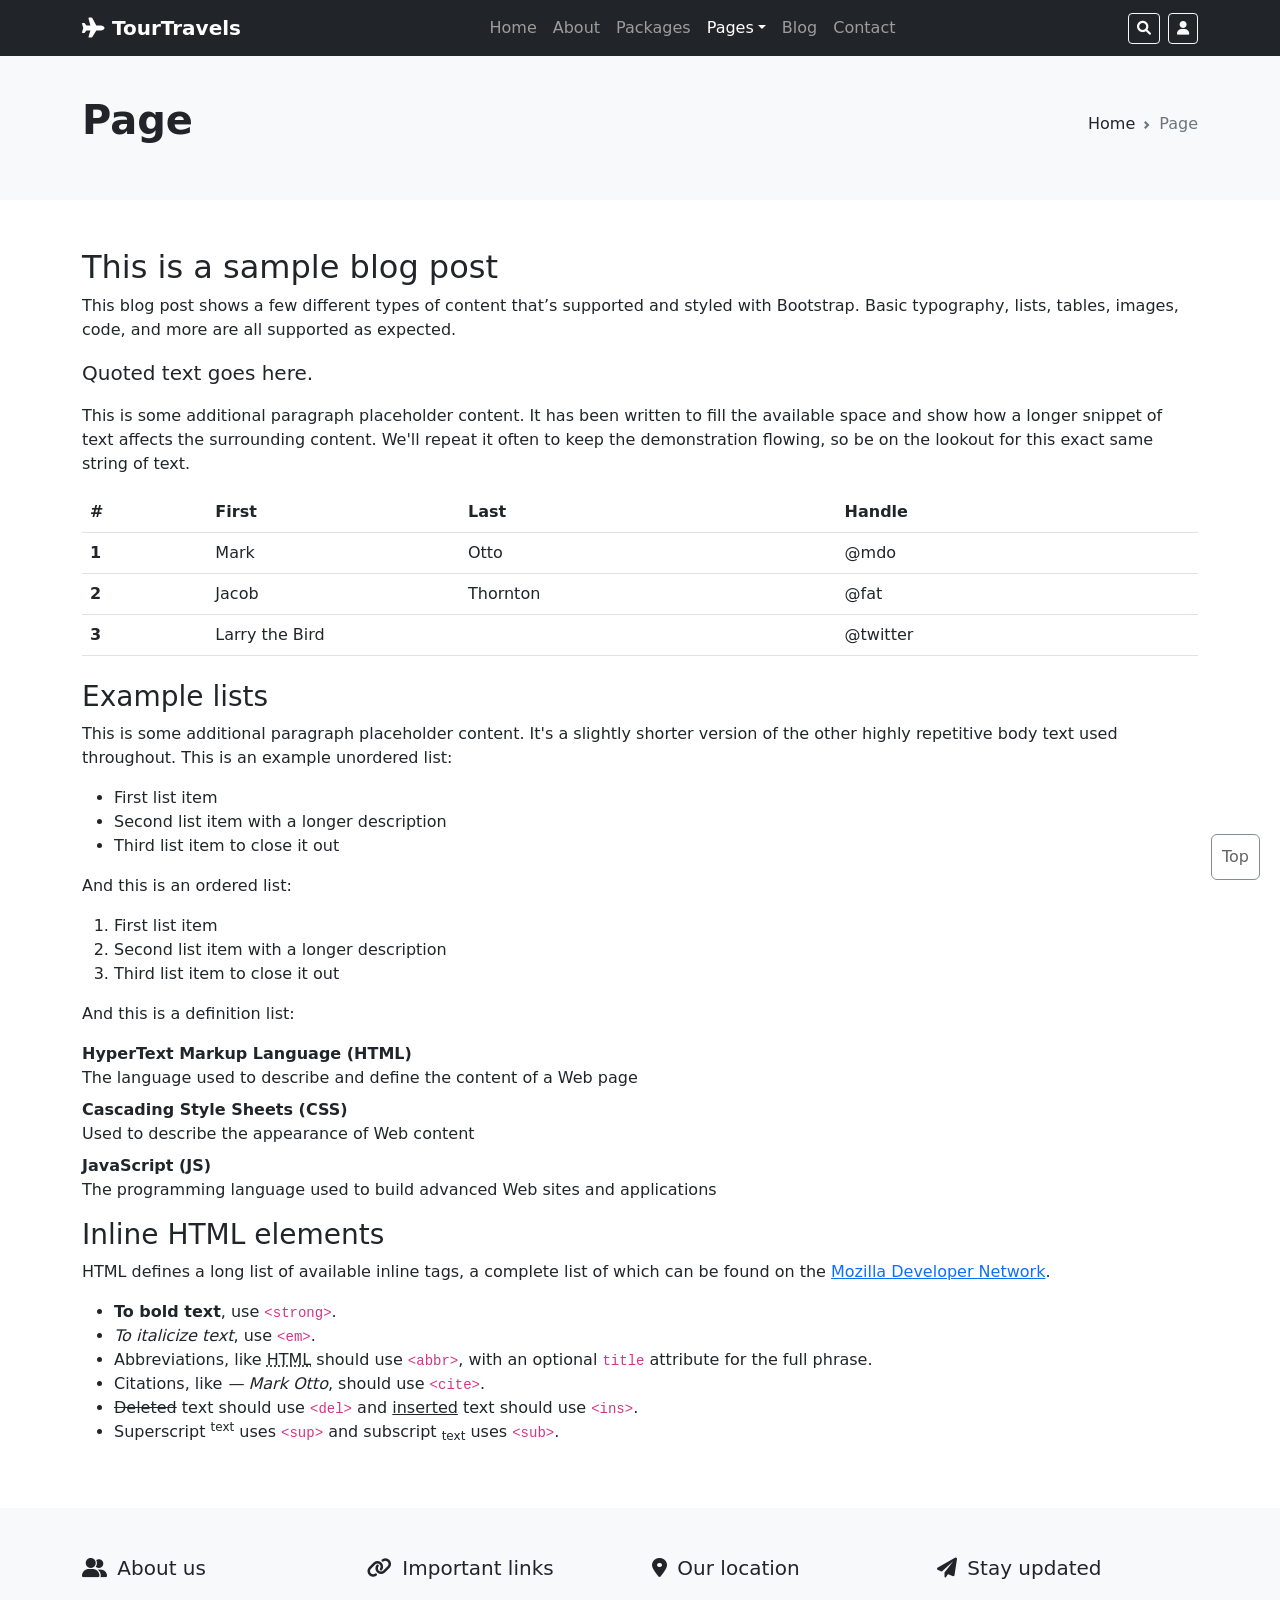
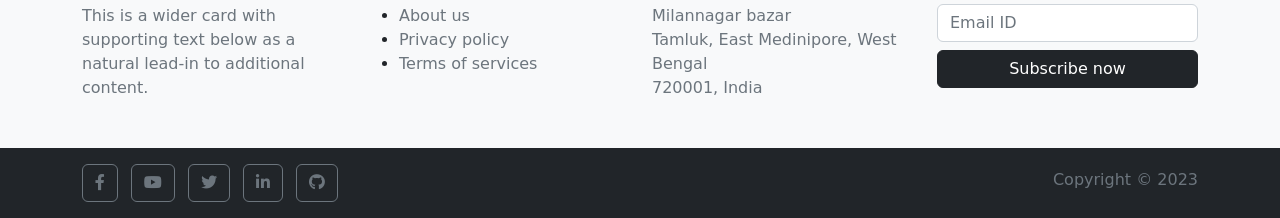
<file: page.html>
<!-- Designed by -->
<!DOCTYPE html>
<html>

<head>
    <meta charset="utf-8">
    <meta name="viewport" content="width=device-width, initial-scale=1">
    <meta name="description" content="">
    <meta name="author" content="Arunlal Panja">
    <title>Page</title>
    <link rel="icon" type="image/x-icon" href="assets/img/favicon.ico">
    <!-- CSS Files -->
    <link rel="stylesheet" href="assets/css/bootstrap.min.css">
    <link rel="stylesheet" href="assets/css/all.min.css">
    <!-- Custom CSS -->
    <link rel="stylesheet" href="assets/css/style.css">
</head>

<body>
    <!-- Header Block Start -->
    <header id="site-header">
        <nav class="navbar navbar-expand-lg navbar-dark bg-dark fixed-top">
            <div class="container">
                <a class="navbar-brand fw-bold" href="index.html"><i class="fa-solid fa-plane"></i> TourTravels</a>
                <button class="navbar-toggler" type="button" data-bs-toggle="collapse" data-bs-target="#navbarSupportedContent" aria-controls="navbarSupportedContent" aria-expanded="false" aria-label="Toggle navigation">
                    <span class="navbar-toggler-icon"></span>
                </button>
                <div class="collapse navbar-collapse" id="navbarSupportedContent">
                    <ul class="navbar-nav  mx-auto mb-2 mb-lg-0">
                        <li class="nav-item">
                            <a class="nav-link" aria-current="page" href="index.html">Home</a>
                        </li>
                        <li class="nav-item">
                            <a class="nav-link" aria-current="page" href="about.html">About</a>
                        </li>
                        <li class="nav-item">
                            <a class="nav-link" aria-current="page" href="packages.html">Packages</a>
                        </li>
                        <li class="nav-item dropdown">
                            <a class="nav-link dropdown-toggle active" href="#" role="button" data-bs-toggle="dropdown" aria-expanded="false">Pages</a>
                            <ul class="dropdown-menu">
                                <li><a class="dropdown-item" href="404.html">404 Page</a></li>
                                <li><a class="dropdown-item active" href="page.html">Common Page</a></li>
                                <li><a class="dropdown-item" href="destinations.html">Destinations Page</a></li>
                                <li><a class="dropdown-item" href="faqs.html">FAQ Page</a></li>
                                <li><a class="dropdown-item" href="hero.html">Hero Page</a></li>
                                <li><a class="dropdown-item" href="services.html">Services Page</a></li>
                                <li><a class="dropdown-item" href="single.html">Single Page</a></li>
                            </ul>
                        </li>
                        <li class="nav-item">
                            <a class="nav-link" aria-current="page" href="blog.html">Blog</a>
                        </li>
                        <li class="nav-item">
                            <a class="nav-link" aria-current="page" href="contact.html">Contact</a>
                        </li>
                    </ul>
                    <div class="d-flex">
                        <button class="btn btn-sm btn-outline-light me-2" type="button" data-bs-toggle="offcanvas" data-bs-target="#offcanvasTop" aria-controls="offcanvasTop"><i class="fa-solid fa-magnifying-glass"></i></button>
                        <button class="btn btn-sm btn-outline-light"><i class="fa-solid fa-user"></i></button>
                    </div>
                </div>
            </div>
        </nav>
        <div class="offcanvas offcanvas-top" tabindex="-1" id="offcanvasTop" aria-labelledby="offcanvasTopLabel">
            <div class="container py-5">
                <h2 class="fw-bold pb-2">Search here</h2>
                <form class="position-relative" action="#" method="post">
                    <input type="tel" class="form-control" id="exampleFormControlInput1" placeholder="Examples: posts, services,..">
                    <button class="position-absolute top-0 end-0 border-0 bg-transparent py-2 pe-2 text-secondary" type="submit" name="search"><i class="fa-solid fa-magnifying-glass"></i></button>
                </form>
            </div>
        </div>
    </header>
    <section class="mt-5">
        <div class="bg-light py-5">
            <div class="container">
                <div class="d-flex justify-content-between">
                    <h1 class="fw-bold">Page</h1>
                    <nav class="pt-3" style="--bs-breadcrumb-divider: url(&#34;data:image/svg+xml,%3Csvg xmlns='http://www.w3.org/2000/svg' width='8' height='8'%3E%3Cpath d='M2.5 0L1 1.5 3.5 4 1 6.5 2.5 8l4-4-4-4z' fill='%236c757d'/%3E%3C/svg%3E&#34;);" aria-label="breadcrumb">
                        <ol class="breadcrumb">
                            <li class="breadcrumb-item"><a class="nav-link" href="#">Home</a></li>
                            <li class="breadcrumb-item active" aria-current="page">Page</li>
                        </ol>
                    </nav>
                </div>
            </div>
        </div>
    </section>
    <main>
        <div class="container py-5">
            <h2>This is a sample blog post</h2>
            <p>This blog post shows a few different types of content that’s supported and styled with Bootstrap. Basic typography, lists, tables, images, code, and more are all supported as expected.</p>
            <blockquote class="blockquote">
                <p>Quoted text goes here.</p>
            </blockquote>
            <p>This is some additional paragraph placeholder content. It has been written to fill the available space and show how a longer snippet of text affects the surrounding content. We'll repeat it often to keep the demonstration flowing, so be on the lookout for this exact same string of text.</p>
            <table class="table mb-4">
                <thead>
                    <tr>
                        <th scope="col">#</th>
                        <th scope="col">First</th>
                        <th scope="col">Last</th>
                        <th scope="col">Handle</th>
                    </tr>
                </thead>
                <tbody>
                    <tr>
                        <th scope="row">1</th>
                        <td>Mark</td>
                        <td>Otto</td>
                        <td>@mdo</td>
                    </tr>
                    <tr>
                        <th scope="row">2</th>
                        <td>Jacob</td>
                        <td>Thornton</td>
                        <td>@fat</td>
                    </tr>
                    <tr>
                        <th scope="row">3</th>
                        <td colspan="2">Larry the Bird</td>
                        <td>@twitter</td>
                    </tr>
                </tbody>
            </table>
            <h3>Example lists</h3>
            <p>This is some additional paragraph placeholder content. It's a slightly shorter version of the other highly repetitive body text used throughout. This is an example unordered list:</p>
            <ul>
                <li>First list item</li>
                <li>Second list item with a longer description</li>
                <li>Third list item to close it out</li>
            </ul>
            <p>And this is an ordered list:</p>
            <ol>
                <li>First list item</li>
                <li>Second list item with a longer description</li>
                <li>Third list item to close it out</li>
            </ol>
            <p>And this is a definition list:</p>
            <dl>
                <dt>HyperText Markup Language (HTML)</dt>
                <dd>The language used to describe and define the content of a Web page</dd>
                <dt>Cascading Style Sheets (CSS)</dt>
                <dd>Used to describe the appearance of Web content</dd>
                <dt>JavaScript (JS)</dt>
                <dd>The programming language used to build advanced Web sites and applications</dd>
            </dl>
            <h3>Inline HTML elements</h3>
            <p>HTML defines a long list of available inline tags, a complete list of which can be found on the <a href="https://developer.mozilla.org/en-US/docs/Web/HTML/Element">Mozilla Developer Network</a>.</p>
            <ul>
                <li><strong>To bold text</strong>, use <code class="language-plaintext highlighter-rouge">&lt;strong&gt;</code>.</li>
                <li><em>To italicize text</em>, use <code class="language-plaintext highlighter-rouge">&lt;em&gt;</code>.</li>
                <li>Abbreviations, like <abbr title="HyperText Markup Language">HTML</abbr> should use <code class="language-plaintext highlighter-rouge">&lt;abbr&gt;</code>, with an optional <code class="language-plaintext highlighter-rouge">title</code> attribute for the full phrase.</li>
                <li>Citations, like <cite>— Mark Otto</cite>, should use <code class="language-plaintext highlighter-rouge">&lt;cite&gt;</code>.</li>
                <li><del>Deleted</del> text should use <code class="language-plaintext highlighter-rouge">&lt;del&gt;</code> and <ins>inserted</ins> text should use <code class="language-plaintext highlighter-rouge">&lt;ins&gt;</code>.</li>
                <li>Superscript <sup>text</sup> uses <code class="language-plaintext highlighter-rouge">&lt;sup&gt;</code> and subscript <sub>text</sub> uses <code class="language-plaintext highlighter-rouge">&lt;sub&gt;</code>.</li>
            </ul>
        </div>
    </main>
    <!-- Footer Block Start -->
    <footer id="site-footer">
        <div class="bg-light py-5">
            <div class="container">
                <div class="row">
                    <div class="col-md-6 col-xl-3 col-sm-12">
                        <h5 class="pb-3"><i class="fa-solid fa-user-group pe-1"></i> About us</h5>
                        <span class="text-secondary">This is a wider card with supporting text below as a natural lead-in to additional content.</span>
                    </div>
                    <div class="col-md-6 col-xl-3 col-sm-12">
                        <h5 class="pb-3"><i class="fa-solid fa-link pe-1"></i> Important links</h5>
                        <ul>
                            <li><a href="#" class="text-decoration-none link-secondary">About us</a></li>
                            <li><a href="#" class="text-decoration-none link-secondary">Privacy policy</a></li>
                            <li><a href="#" class="text-decoration-none link-secondary">Terms of services</a></li>
                        </ul>
                    </div>
                    <div class="col-md-6 col-xl-3 col-sm-12">
                        <h5 class="pb-3"><i class="fa-solid fa-location-dot pe-1"></i> Our location</h5>
                        <span class="text-secondary">
                            Milannagar bazar<br>
                            Tamluk, East Medinipore, West Bengal<br>
                            720001, India<br>
                        </span>
                    </div>
                    <div class="col-md-6 col-xl-3 col-sm-12">
                        <h5 class="pb-3"><i class="fa-solid fa-paper-plane pe-1"></i> Stay updated</h5>
                        <form>
                            <input type="text" class="w-100 mb-2 form-control" name="" placeholder="Email ID">
                            <button class="w-100 btn btn-dark">Subscribe now</button>
                        </form>
                    </div>
                </div>
            </div>
        </div>
        <div class="bg-dark py-3">
            <div class="container">
                <div class="row">
                    <div class="col-md-6 col-sm-12">
                        <ul class="list-inline mb-0">
                            <li class="list-inline-item"><a class="btn btn-outline-secondary" href="#"><i class="fa-brands fa-facebook-f"></i></a></li>
                            <li class="list-inline-item"><a class="btn btn-outline-secondary" href="#"><i class="fa-brands fa-youtube"></i></a></li>
                            <li class="list-inline-item"><a class="btn btn-outline-secondary" href="#"><i class="fa-brands fa-twitter"></i></a></li>
                            <li class="list-inline-item"><a class="btn btn-outline-secondary" href="#"><i class="fa-brands fa-linkedin-in"></i></a></li>
                            <li class="list-inline-item"><a class="btn btn-outline-secondary" href="#"><i class="fa-brands fa-github"></i></a></li>
                        </ul>
                    </div>
                    <div class="col-md-6 col-sm-12"><span class="text-secondary pt-1 float-md-end float-sm-start">Copyright &copy; 2023</span></div>
                </div>
            </div>
        </div>
    </footer>
    <a href="#" class="scrollToTop btn btn-outline-secondary">Top</a>
    <!-- JavaScript Files -->
    <script src="assets/js/jquery-3.6.4.min.js"></script>
    <script src="assets/js/bootstrap.bundle.min.js"></script>
    <!-- Custom JS -->
    <script src="assets/js/custom.js"></script>
</body>

</html>
</file>
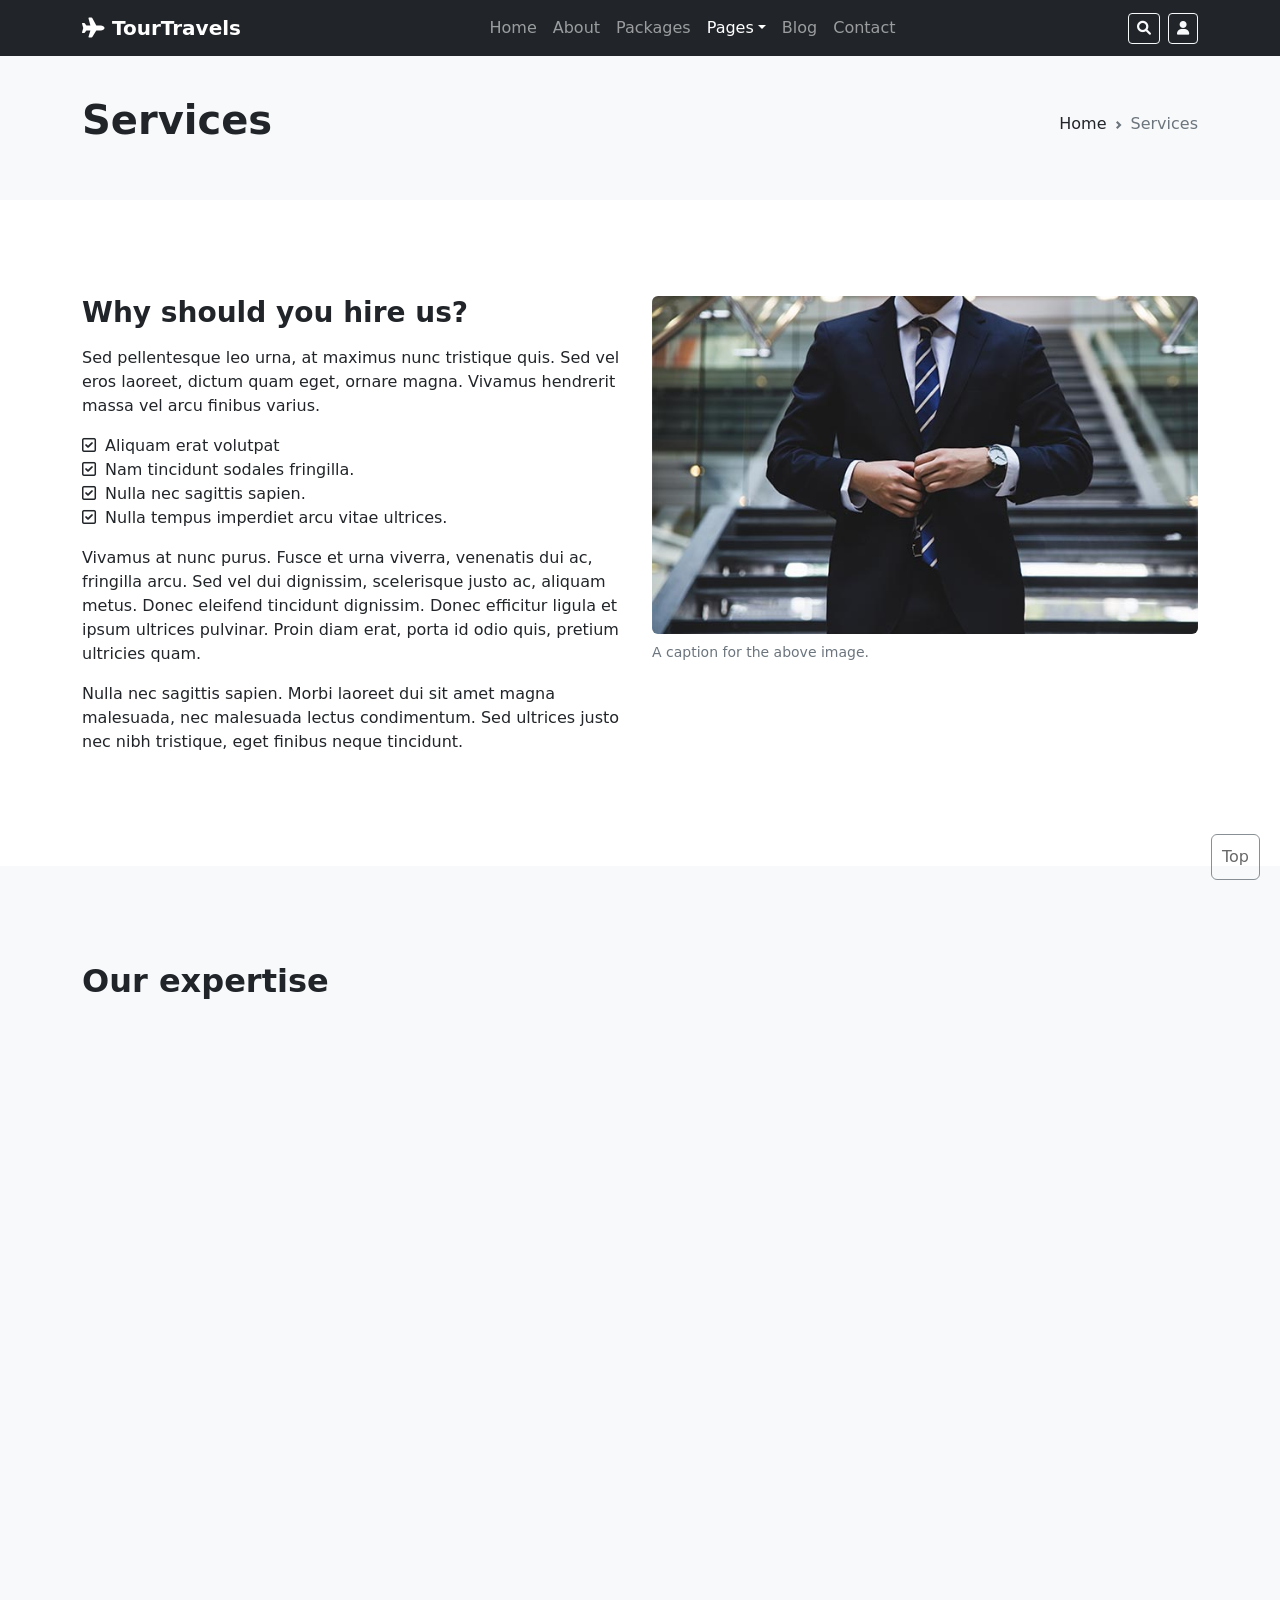
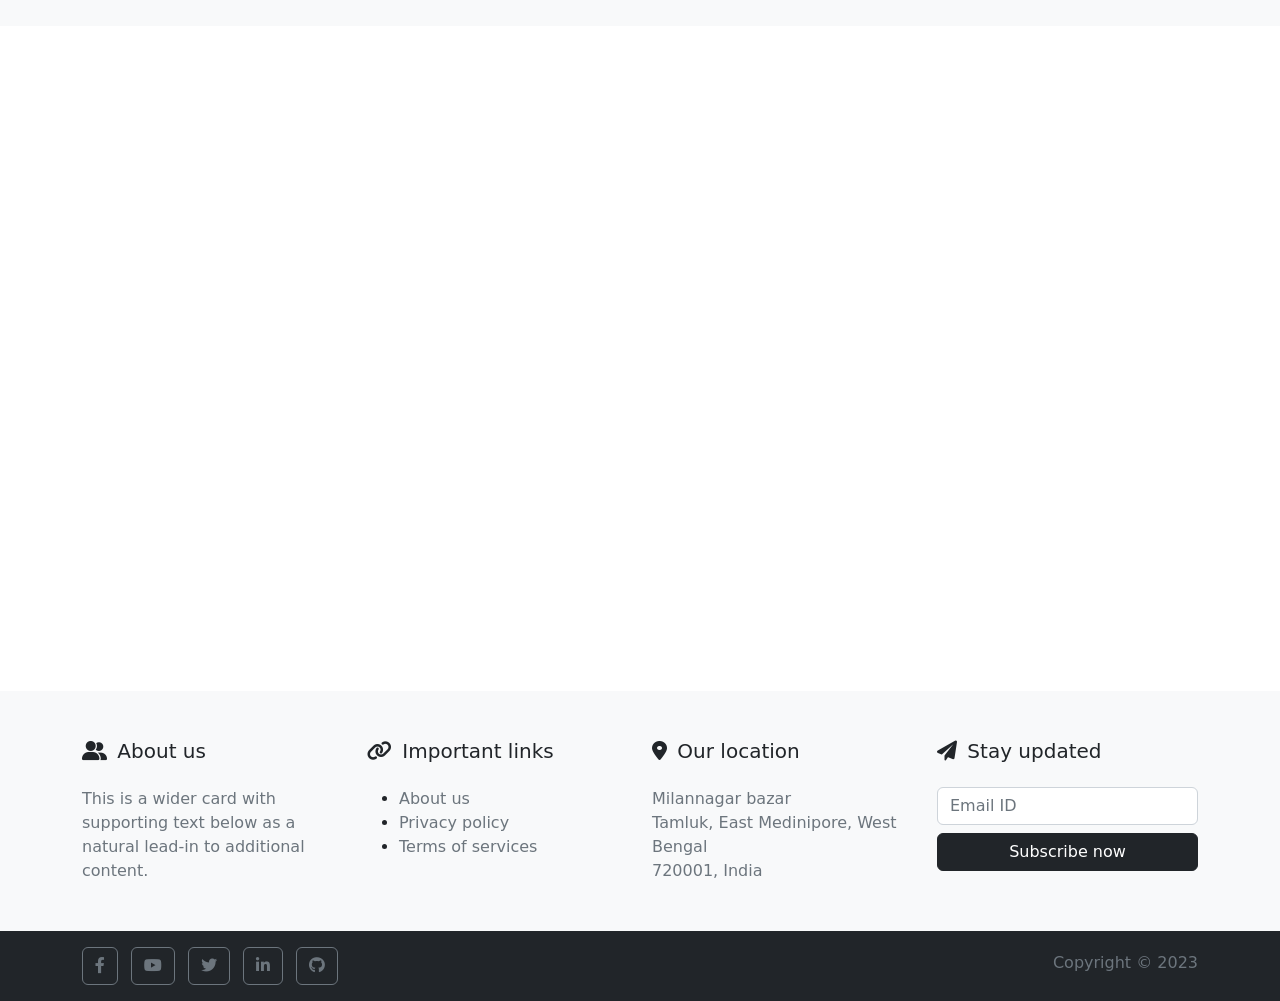
<file: services.html>
<!-- Designed by -->
<!DOCTYPE html>
<html>

<head>
    <meta charset="utf-8">
    <meta name="viewport" content="width=device-width, initial-scale=1">
    <meta name="description" content="">
    <meta name="author" content="Arunlal Panja">
    <title>Services</title>
    <link rel="icon" type="image/x-icon" href="assets/img/favicon.ico">
    <!-- CSS Files -->
    <link rel="stylesheet" href="assets/css/bootstrap.min.css">
    <link rel="stylesheet" href="assets/css/all.min.css">
    <link rel="stylesheet" href="assets/css/aos.css">
    <!-- Custom CSS -->
    <link rel="stylesheet" href="assets/css/style.css">
</head>

<body>
    <!-- Header Block Start -->
    <header id="site-header">
        <nav class="navbar navbar-expand-lg navbar-dark bg-dark fixed-top">
            <div class="container">
                <a class="navbar-brand fw-bold" href="index.html"><i class="fa-solid fa-plane"></i> TourTravels</a>
                <button class="navbar-toggler" type="button" data-bs-toggle="collapse" data-bs-target="#navbarSupportedContent" aria-controls="navbarSupportedContent" aria-expanded="false" aria-label="Toggle navigation">
                    <span class="navbar-toggler-icon"></span>
                </button>
                <div class="collapse navbar-collapse" id="navbarSupportedContent">
                    <ul class="navbar-nav  mx-auto mb-2 mb-lg-0">
                        <li class="nav-item">
                            <a class="nav-link" aria-current="page" href="index.html">Home</a>
                        </li>
                        <li class="nav-item">
                            <a class="nav-link" aria-current="page" href="about.html">About</a>
                        </li>
                        <li class="nav-item">
                            <a class="nav-link" aria-current="page" href="packages.html">Packages</a>
                        </li>
                        <li class="nav-item dropdown">
                            <a class="nav-link dropdown-toggle active" href="#" role="button" data-bs-toggle="dropdown" aria-expanded="false">Pages</a>
                            <ul class="dropdown-menu">
                                <li><a class="dropdown-item" href="404.html">404 Page</a></li>
                                <li><a class="dropdown-item" href="page.html">Common Page</a></li>
                                <li><a class="dropdown-item" href="destinations.html">Destinations Page</a></li>
                                <li><a class="dropdown-item" href="faqs.html">FAQ Page</a></li>
                                <li><a class="dropdown-item" href="hero.html">Hero Page</a></li>
                                <li><a class="dropdown-item active" href="services.html">Services Page</a></li>
                                <li><a class="dropdown-item" href="single.html">Single Page</a></li>
                            </ul>
                        </li>
                        <li class="nav-item">
                            <a class="nav-link" aria-current="page" href="blog.html">Blog</a>
                        </li>
                        <li class="nav-item">
                            <a class="nav-link" aria-current="page" href="contact.html">Contact</a>
                        </li>
                    </ul>
                    <div class="d-flex">
                        <button class="btn btn-sm btn-outline-light me-2" type="button" data-bs-toggle="offcanvas" data-bs-target="#offcanvasTop" aria-controls="offcanvasTop"><i class="fa-solid fa-magnifying-glass"></i></button>
                        <button class="btn btn-sm btn-outline-light"><i class="fa-solid fa-user"></i></button>
                    </div>
                </div>
            </div>
        </nav>
        <div class="offcanvas offcanvas-top" tabindex="-1" id="offcanvasTop" aria-labelledby="offcanvasTopLabel">
            <div class="container py-5">
                <h2 class="fw-bold pb-2">Search here</h2>
                <form class="position-relative" action="#" method="post">
                    <input type="tel" class="form-control" id="exampleFormControlInput1" placeholder="Examples: posts, services,..">
                    <button class="position-absolute top-0 end-0 border-0 bg-transparent py-2 pe-2 text-secondary" type="submit" name="search"><i class="fa-solid fa-magnifying-glass"></i></button>
                </form>
            </div>
        </div>
    </header>
    <section class="mt-5">
        <div class="bg-light py-5">
            <div class="container">
                <div class="d-flex justify-content-between">
                    <h1 class="fw-bold">Services</h1>
                    <nav class="pt-3" style="--bs-breadcrumb-divider: url(&#34;data:image/svg+xml,%3Csvg xmlns='http://www.w3.org/2000/svg' width='8' height='8'%3E%3Cpath d='M2.5 0L1 1.5 3.5 4 1 6.5 2.5 8l4-4-4-4z' fill='%236c757d'/%3E%3C/svg%3E&#34;);" aria-label="breadcrumb">
                        <ol class="breadcrumb">
                            <li class="breadcrumb-item"><a class="nav-link" href="#">Home</a></li>
                            <li class="breadcrumb-item active" aria-current="page">Services</li>
                        </ol>
                    </nav>
                </div>
            </div>
        </div>
    </section>
    <main>
        <div class="container py-5 my-5">
            <div class="row">
                <div class="col-md-6">
                    <div class="aos-item" data-aos="fade-up" data-aos-delay="200">
                        <div class="aos-item__inner">
                            <h3 class="fw-bold pb-2">Why should you hire us?</h3>
                            <p>Sed pellentesque leo urna, at maximus nunc tristique quis. Sed vel eros laoreet, dictum quam eget, ornare magna. Vivamus hendrerit massa vel arcu finibus varius.</p>
                            <ul class="list-unstyled">
                                <li><i class="fa-regular fa-square-check pe-1"></i> Aliquam erat volutpat</li>
                                <li><i class="fa-regular fa-square-check pe-1"></i> Nam tincidunt sodales fringilla.</li>
                                <li><i class="fa-regular fa-square-check pe-1"></i> Nulla nec sagittis sapien.</li>
                                <li><i class="fa-regular fa-square-check pe-1"></i> Nulla tempus imperdiet arcu vitae ultrices.</li>
                            </ul>
                            <p>Vivamus at nunc purus. Fusce et urna viverra, venenatis dui ac, fringilla arcu. Sed vel dui dignissim, scelerisque justo ac, aliquam metus. Donec eleifend tincidunt dignissim. Donec efficitur ligula et ipsum ultrices pulvinar. Proin diam erat, porta id odio quis, pretium ultricies quam.</p>
                            <p>Nulla nec sagittis sapien. Morbi laoreet dui sit amet magna malesuada, nec malesuada lectus condimentum. Sed ultrices justo nec nibh tristique, eget finibus neque tincidunt.</p>
                        </div>
                    </div>
                </div>
                <div class="col-md-6">
                    <div class="aos-item" data-aos="fade-up" data-aos-delay="400">
                        <div class="aos-item__inner">
                            <img title="" class="rounded hvr-shadow w-100" src="assets/img/about.jpg" alt="">
                            <div class="caption">
                                <figcaption class="figure-caption py-2">A caption for the above image.</figcaption>
                            </div>
                        </div>
                    </div>
                </div>
            </div>
        </div>
        <div class="bg-light py-5 mt-5">
            <div class="container py-5">
                <h2 class="pb-4 fw-bold">Our expertise</h2>
                <div class="row row-cols-sm-1 row-cols-md-2 row-cols-xl-4 g-4">
                    <div class="aos-item" data-aos="fade-up" data-aos-delay="200">
                        <div class="aos-item__inner d-block bg-white hvr-sweep-to-bottom p-4 text-center rounded">
                            <i class="fa-solid fa-handshake-angle display-4 p-2 mb-2"></i>
                            <h4 class="pt-2">Sed dapibus</h4>
                            <p>Aenean id ornare velit, quis condimentum augue.</p>
                        </div>
                    </div>
                    <div class="aos-item" data-aos="fade-up" data-aos-delay="400">
                        <div class="aos-item__inner d-block bg-white hvr-sweep-to-bottom p-4 text-center rounded">
                            <i class="fa-solid fa-gear display-4 p-2 mb-2"></i>
                            <h4 class="pt-2">Cras vitae</h4>
                            <p>Aenean id ornare velit, quis condimentum augue.</p>
                        </div>
                    </div>
                    <div class="aos-item" data-aos="fade-up" data-aos-delay="600">
                        <div class="aos-item__inner d-block bg-white hvr-sweep-to-bottom p-4 text-center rounded">
                            <i class="fa-solid fa-cubes display-4 p-2 mb-2"></i>
                            <h4 class="pt-2">Sed pellentesque</h4>
                            <p>Aenean id ornare velit, quis condimentum augue.</p>
                        </div>
                    </div>
                    <div class="aos-item" data-aos="fade-up" data-aos-delay="800">
                        <div class="aos-item__inner d-block bg-white hvr-sweep-to-bottom p-4 text-center rounded">
                            <i class="fa-solid fa-truck display-4 p-2 mb-2"></i>
                            <h4 class="pt-2">Aliquam erat</h4>
                            <p>Aenean id ornare velit, quis condimentum augue.</p>
                        </div>
                    </div>
                    <div class="aos-item" data-aos="fade-up" data-aos-delay="1000">
                        <div class="aos-item__inner d-block bg-white hvr-sweep-to-bottom p-4 text-center rounded">
                            <i class="fa-solid fa-handshake-angle display-4 p-2 mb-2"></i>
                            <h4 class="pt-2">Sed dapibus</h4>
                            <p>Aenean id ornare velit, quis condimentum augue.</p>
                        </div>
                    </div>
                    <div class="aos-item" data-aos="fade-up" data-aos-delay="1200">
                        <div class="aos-item__inner d-block bg-white hvr-sweep-to-bottom p-4 text-center rounded">
                            <i class="fa-solid fa-gear display-4 p-2 mb-2"></i>
                            <h4 class="pt-2">Cras vitae</h4>
                            <p>Aenean id ornare velit, quis condimentum augue.</p>
                        </div>
                    </div>
                    <div class="aos-item" data-aos="fade-up" data-aos-delay="1400">
                        <div class="aos-item__inner d-block bg-white hvr-sweep-to-bottom p-4 text-center rounded">
                            <i class="fa-solid fa-cubes display-4 p-2 mb-2"></i>
                            <h4 class="pt-2">Sed pellentesque</h4>
                            <p>Aenean id ornare velit, quis condimentum augue.</p>
                        </div>
                    </div>
                    <div class="aos-item" data-aos="fade-up" data-aos-delay="1600">
                        <div class="aos-item__inner d-block bg-white hvr-sweep-to-bottom p-4 text-center rounded">
                            <i class="fa-solid fa-truck display-4 p-2 mb-2"></i>
                            <h4 class="pt-2">Aliquam erat</h4>
                            <p>Aenean id ornare velit, quis condimentum augue.</p>
                        </div>
                    </div>
                </div>
            </div>
        </div>
        <div class="container py-5 my-5">
            <div class="row">
                <div class="col-md-6">
                    <div class="aos-item" data-aos="fade-down" data-aos-delay="400">
                        <div class="aos-item__inner">
                            <img title="" class="rounded hvr-shadow w-100" src="assets/img/about.jpg" alt="">
                            <div class="caption">
                                <figcaption class="figure-caption py-2">A caption for the above image.</figcaption>
                            </div>
                        </div>
                    </div>
                </div>
                <div class="col-md-6">
                    <div class="aos-item" data-aos="fade-right" data-aos-delay="200">
                        <div class="aos-item__inner">
                            <h3 class="fw-bold pb-2">Cras vitae dignissim tortor</h3>
                            <p>Sed pellentesque leo urna, at maximus nunc tristique quis. Sed vel eros laoreet, dictum quam eget, ornare magna. Vivamus hendrerit massa vel arcu finibus varius.</p>
                            <ul class="list-unstyled">
                                <li><i class="fa-regular fa-square-check pe-1"></i> Aliquam erat volutpat</li>
                                <li><i class="fa-regular fa-square-check pe-1"></i> Nam tincidunt sodales fringilla.</li>
                                <li><i class="fa-regular fa-square-check pe-1"></i> Nulla nec sagittis sapien.</li>
                                <li><i class="fa-regular fa-square-check pe-1"></i> Nulla tempus imperdiet arcu vitae ultrices.</li>
                            </ul>
                            <p>Vivamus at nunc purus. Fusce et urna viverra, venenatis dui ac, fringilla arcu. Sed vel dui dignissim, scelerisque justo ac, aliquam metus. Donec eleifend tincidunt dignissim. Donec efficitur ligula et ipsum ultrices pulvinar. Proin diam erat, porta id odio quis, pretium ultricies quam.</p>
                            <p>Nulla nec sagittis sapien. Morbi laoreet dui sit amet magna malesuada, nec malesuada lectus condimentum. Sed ultrices justo nec nibh tristique, eget finibus neque tincidunt.</p>
                        </div>
                    </div>
                </div>
            </div>
        </div>
    </main>
    <!-- Footer Block Start -->
    <footer id="site-footer">
        <div class="bg-light py-5">
            <div class="container">
                <div class="row">
                    <div class="col-md-6 col-xl-3 col-sm-12">
                        <h5 class="pb-3"><i class="fa-solid fa-user-group pe-1"></i> About us</h5>
                        <span class="text-secondary">This is a wider card with supporting text below as a natural lead-in to additional content.</span>
                    </div>
                    <div class="col-md-6 col-xl-3 col-sm-12">
                        <h5 class="pb-3"><i class="fa-solid fa-link pe-1"></i> Important links</h5>
                        <ul>
                            <li><a href="#" class="text-decoration-none link-secondary">About us</a></li>
                            <li><a href="#" class="text-decoration-none link-secondary">Privacy policy</a></li>
                            <li><a href="#" class="text-decoration-none link-secondary">Terms of services</a></li>
                        </ul>
                    </div>
                    <div class="col-md-6 col-xl-3 col-sm-12">
                        <h5 class="pb-3"><i class="fa-solid fa-location-dot pe-1"></i> Our location</h5>
                        <span class="text-secondary">
                            Milannagar bazar<br>
                            Tamluk, East Medinipore, West Bengal<br>
                            720001, India<br>
                        </span>
                    </div>
                    <div class="col-md-6 col-xl-3 col-sm-12">
                        <h5 class="pb-3"><i class="fa-solid fa-paper-plane pe-1"></i> Stay updated</h5>
                        <form>
                            <input type="text" class="w-100 mb-2 form-control" name="" placeholder="Email ID">
                            <button class="w-100 btn btn-dark">Subscribe now</button>
                        </form>
                    </div>
                </div>
            </div>
        </div>
        <div class="bg-dark py-3">
            <div class="container">
                <div class="row">
                    <div class="col-md-6 col-sm-12">
                        <ul class="list-inline mb-0">
                            <li class="list-inline-item"><a class="btn btn-outline-secondary" href="#"><i class="fa-brands fa-facebook-f"></i></a></li>
                            <li class="list-inline-item"><a class="btn btn-outline-secondary" href="#"><i class="fa-brands fa-youtube"></i></a></li>
                            <li class="list-inline-item"><a class="btn btn-outline-secondary" href="#"><i class="fa-brands fa-twitter"></i></a></li>
                            <li class="list-inline-item"><a class="btn btn-outline-secondary" href="#"><i class="fa-brands fa-linkedin-in"></i></a></li>
                            <li class="list-inline-item"><a class="btn btn-outline-secondary" href="#"><i class="fa-brands fa-github"></i></a></li>
                        </ul>
                    </div>
                    <div class="col-md-6 col-sm-12"><span class="text-secondary pt-1 float-md-end float-sm-start">Copyright &copy; 2023</span></div>
                </div>
            </div>
        </div>
    </footer>
    <a href="#" class="scrollToTop btn btn-outline-secondary">Top</a>
    <!-- JavaScript Files -->
    <script src="assets/js/jquery-3.6.4.min.js"></script>
    <script src="assets/js/bootstrap.bundle.min.js"></script>
    <script src="assets/js/aos.js"></script>
    <!-- Custom JS -->
    <script src="assets/js/custom.js"></script>
    <script type="text/javascript">
    /* Animate On Scroll */
    AOS.init();
    </script>
</body>

</html>
</file>
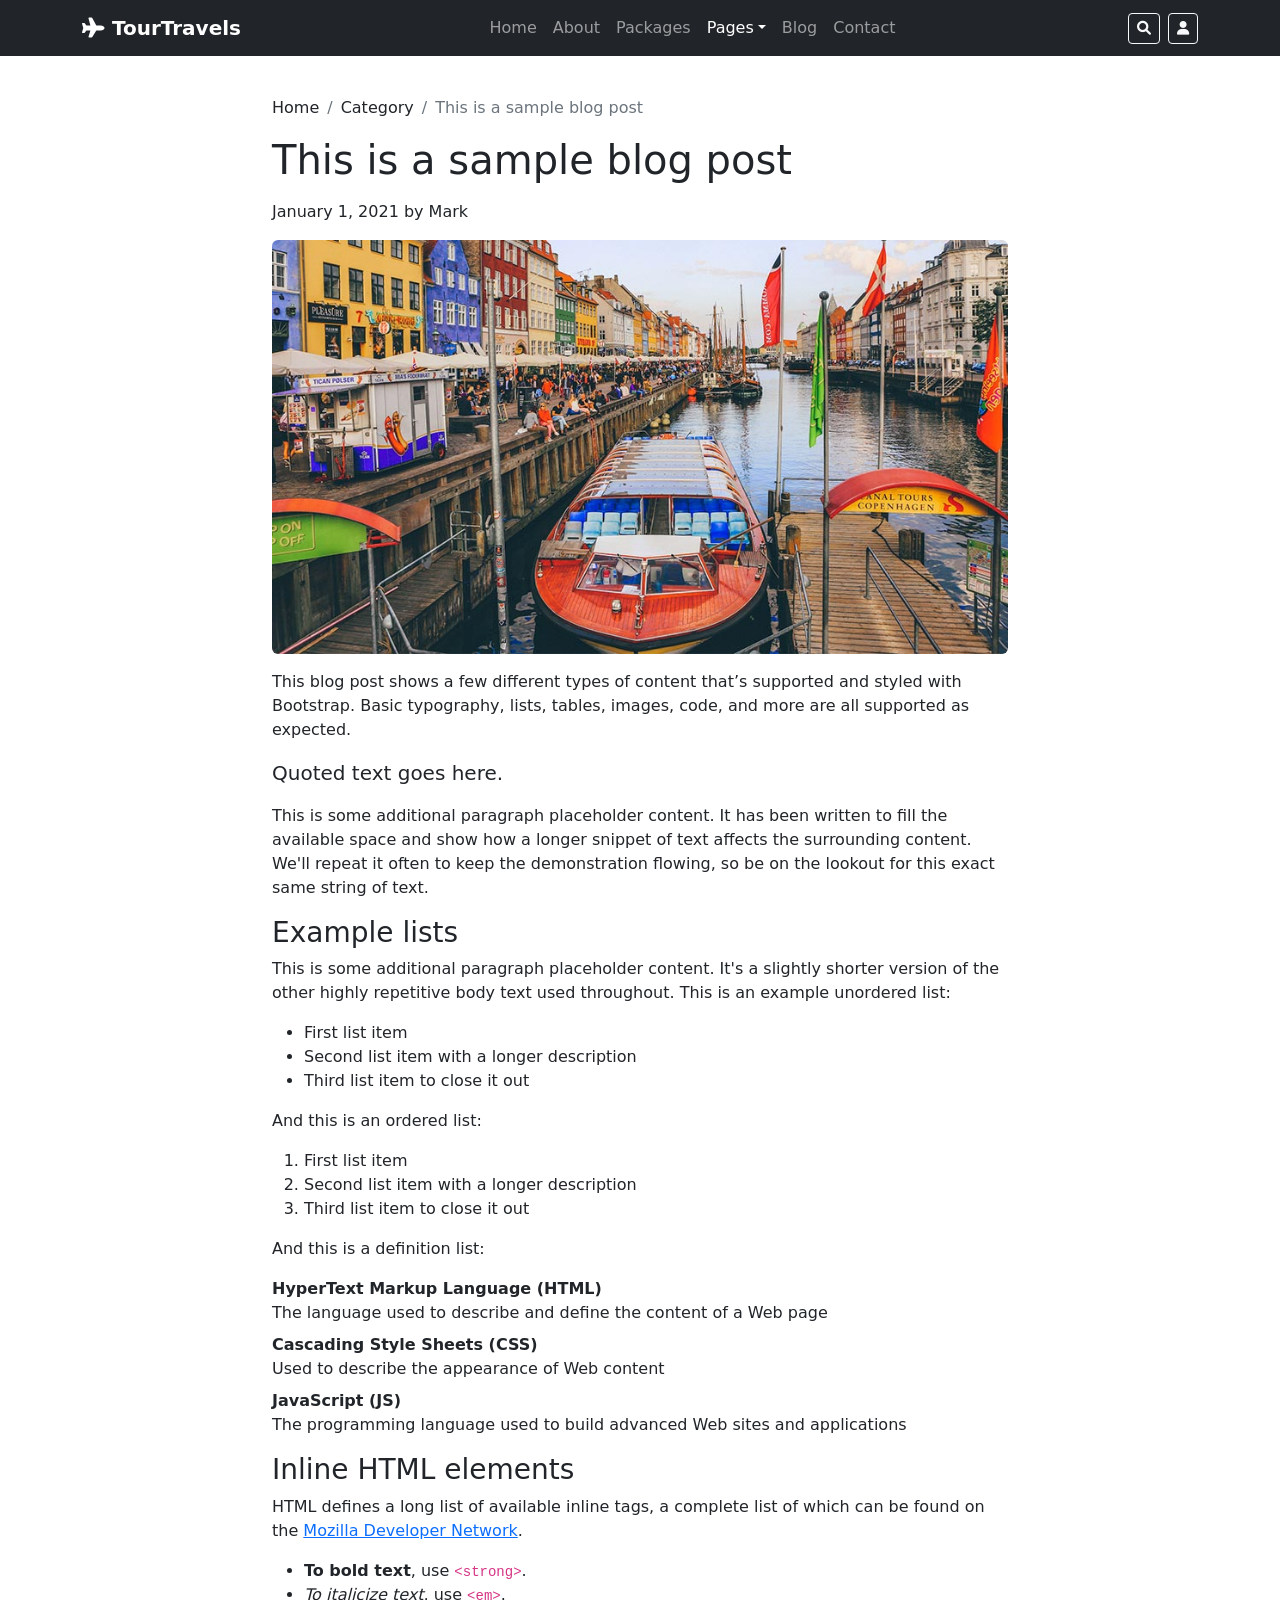
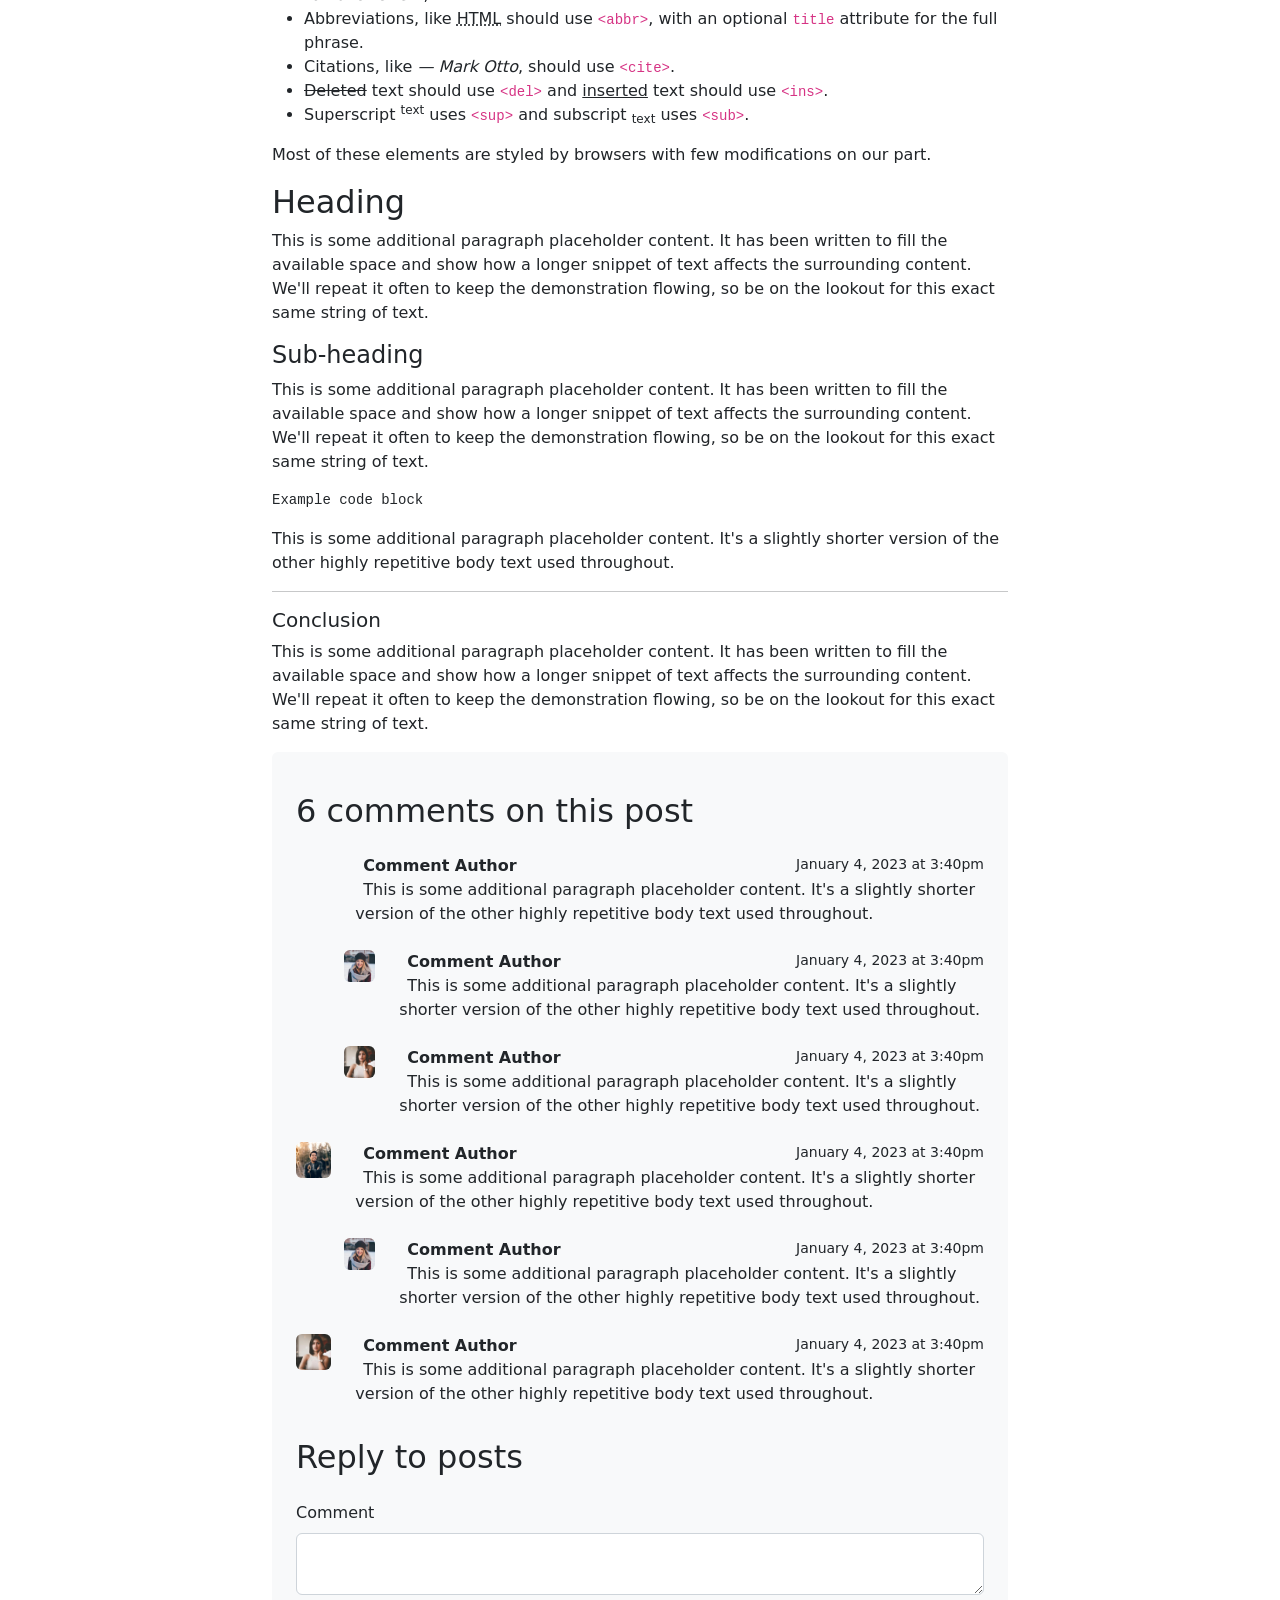
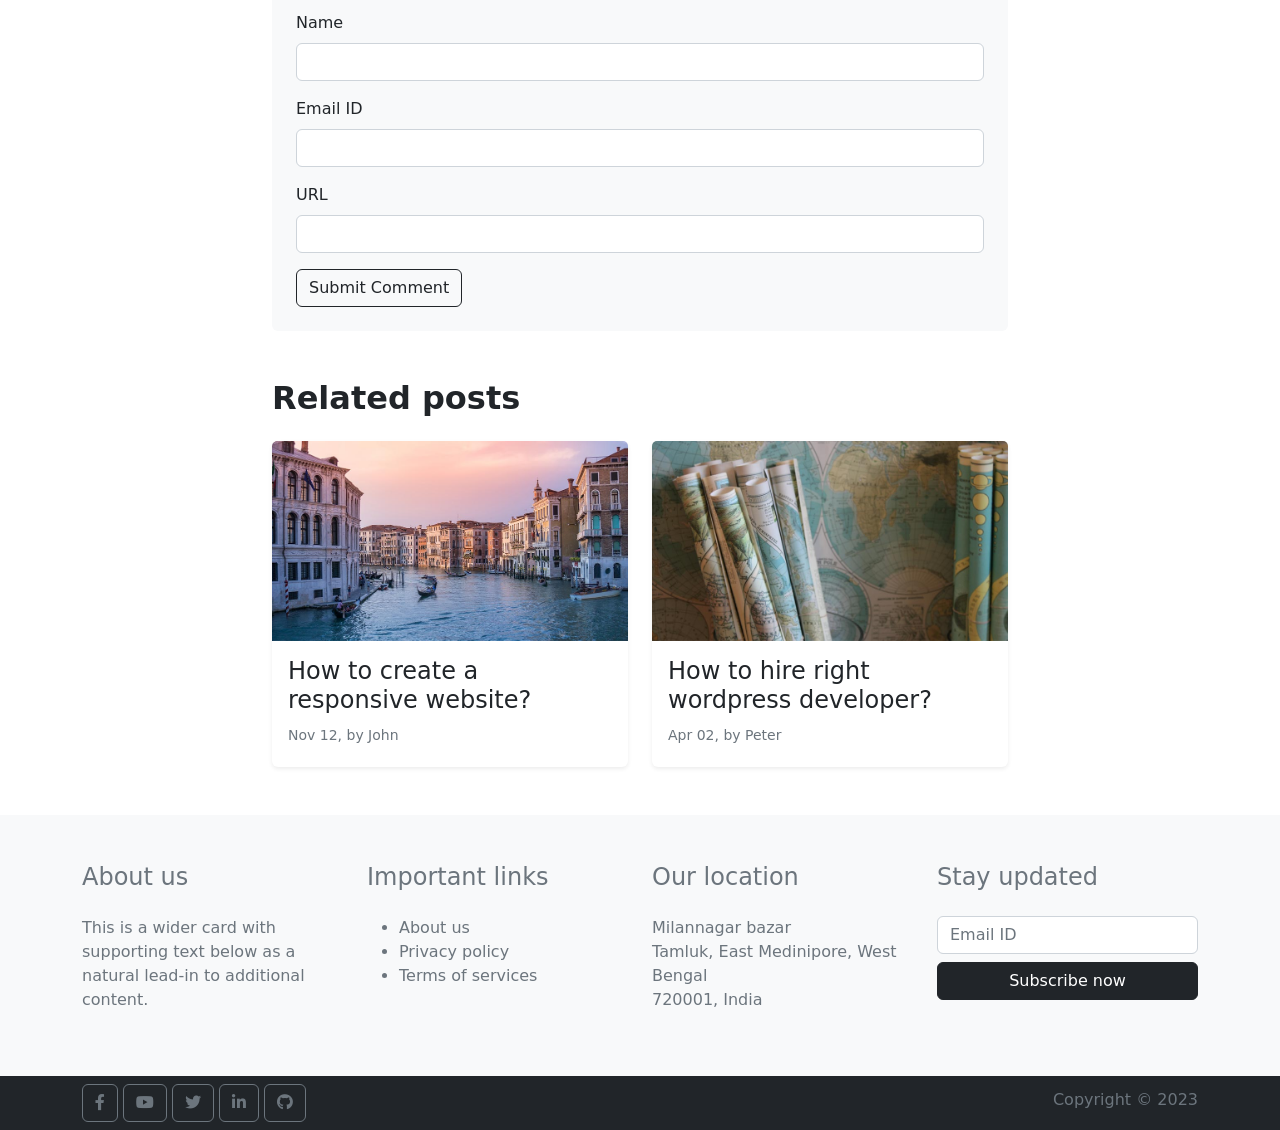
<file: single.html>
<!DOCTYPE html>
<html>

<head>
    <meta charset="utf-8">
    <meta name="viewport" content="width=device-width, initial-scale=1">
    <meta name="description" content="">
    <meta name="author" content="Arunlal Panja">
    <title>Single</title>
    <link rel="icon" type="image/x-icon" href="assets/img/favicon.ico">
    <!-- CSS Files -->
    <link rel="stylesheet" href="assets/css/bootstrap.min.css">
    <link rel="stylesheet" href="assets/css/all.min.css">
    <!-- Custom CSS -->
    <link rel="stylesheet" href="assets/css/style.css">
</head>

<body>
    <!-- Header Block Start -->
    <header id="site-header">
        <nav class="navbar navbar-expand-lg navbar-dark bg-dark fixed-top">
            <div class="container">
                <a class="navbar-brand fw-bold" href="index.html"><i class="fa-solid fa-plane"></i> TourTravels</a>
                <button class="navbar-toggler" type="button" data-bs-toggle="collapse" data-bs-target="#navbarSupportedContent" aria-controls="navbarSupportedContent" aria-expanded="false" aria-label="Toggle navigation">
                    <span class="navbar-toggler-icon"></span>
                </button>
                <div class="collapse navbar-collapse" id="navbarSupportedContent">
                    <ul class="navbar-nav  mx-auto mb-2 mb-lg-0">
                        <li class="nav-item">
                            <a class="nav-link" aria-current="page" href="index.html">Home</a>
                        </li>
                        <li class="nav-item">
                            <a class="nav-link" aria-current="page" href="about.html">About</a>
                        </li>
                        <li class="nav-item">
                            <a class="nav-link" aria-current="page" href="packages.html">Packages</a>
                        </li>
                        <li class="nav-item dropdown">
                            <a class="nav-link dropdown-toggle active" href="#" role="button" data-bs-toggle="dropdown" aria-expanded="false">Pages</a>
                            <ul class="dropdown-menu">
                                <li><a class="dropdown-item" href="404.html">404 Page</a></li>
                                <li><a class="dropdown-item" href="page.html">Common Page</a></li>
                                <li><a class="dropdown-item" href="destinations.html">Destinations Page</a></li>
                                <li><a class="dropdown-item" href="faqs.html">FAQ Page</a></li>
                                <li><a class="dropdown-item" href="hero.html">Hero Page</a></li>
                                <li><a class="dropdown-item" href="services.html">Services Page</a></li>
                                <li><a class="dropdown-item active" href="single.html">Single Page</a></li>
                            </ul>
                        </li>
                        <li class="nav-item">
                            <a class="nav-link" aria-current="page" href="blog.html">Blog</a>
                        </li>
                        <li class="nav-item">
                            <a class="nav-link" aria-current="page" href="contact.html">Contact</a>
                        </li>
                    </ul>
                    <div class="d-flex">
                        <button class="btn btn-sm btn-outline-light me-2" type="button" data-bs-toggle="offcanvas" data-bs-target="#offcanvasTop" aria-controls="offcanvasTop"><i class="fa-solid fa-magnifying-glass"></i></button>
                        <button class="btn btn-sm btn-outline-light"><i class="fa-solid fa-user"></i></button>
                    </div>
                </div>
            </div>
        </nav>
        <div class="offcanvas offcanvas-top" tabindex="-1" id="offcanvasTop" aria-labelledby="offcanvasTopLabel">
            <div class="container py-5">
                <h2 class="fw-bold pb-2">Search here</h2>
                <form class="position-relative" action="#" method="post">
                    <input type="tel" class="form-control" id="exampleFormControlInput1" placeholder="Examples: posts, services,..">
                    <button class="position-absolute top-0 end-0 border-0 bg-transparent py-2 pe-2 text-secondary" type="submit" name="search"><i class="fa-solid fa-magnifying-glass"></i></button>
                </form>
            </div>
        </div>
    </header>
    <!-- Main Block -->
    <main class="mt-5">
        <div class="container py-5">
            <div class="row justify-content-center">
                <div class="col-xl-8 col-md-10 col-sm-12">
                    <article>
                        <nav aria-label="breadcrumb">
                            <ol class="breadcrumb">
                                <li class="breadcrumb-item"><a href="#" class="link-dark text-decoration-none f">Home</a></li>
                                <li class="breadcrumb-item"><a href="#" class="link-dark text-decoration-none">Category</a></li>
                                <li class="breadcrumb-item active" aria-current="page">This is a sample blog post</li>
                            </ol>
                        </nav>
                        <h1 class="mb-3">This is a sample blog post</h1>
                        <p>January 1, 2021 by <a href="#" class="link-dark text-decoration-none">Mark</a></p>
                        <img class="rounded mb-3 w-100" src="assets/img/blog-1.jpg" alt="">
                        <p>This blog post shows a few different types of content that’s supported and styled with Bootstrap. Basic typography, lists, tables, images, code, and more are all supported as expected.</p>
                        <blockquote class="blockquote">
                            <p>Quoted text goes here.</p>
                        </blockquote>
                        <p>This is some additional paragraph placeholder content. It has been written to fill the available space and show how a longer snippet of text affects the surrounding content. We'll repeat it often to keep the demonstration flowing, so be on the lookout for this exact same string of text.</p>
                        <h3>Example lists</h3>
                        <p>This is some additional paragraph placeholder content. It's a slightly shorter version of the other highly repetitive body text used throughout. This is an example unordered list:</p>
                        <ul>
                            <li>First list item</li>
                            <li>Second list item with a longer description</li>
                            <li>Third list item to close it out</li>
                        </ul>
                        <p>And this is an ordered list:</p>
                        <ol>
                            <li>First list item</li>
                            <li>Second list item with a longer description</li>
                            <li>Third list item to close it out</li>
                        </ol>
                        <p>And this is a definition list:</p>
                        <dl>
                            <dt>HyperText Markup Language (HTML)</dt>
                            <dd>The language used to describe and define the content of a Web page</dd>
                            <dt>Cascading Style Sheets (CSS)</dt>
                            <dd>Used to describe the appearance of Web content</dd>
                            <dt>JavaScript (JS)</dt>
                            <dd>The programming language used to build advanced Web sites and applications</dd>
                        </dl>
                        <h3>Inline HTML elements</h3>
                        <p>HTML defines a long list of available inline tags, a complete list of which can be found on the <a href="https://developer.mozilla.org/en-US/docs/Web/HTML/Element">Mozilla Developer Network</a>.</p>
                        <ul>
                            <li><strong>To bold text</strong>, use <code class="language-plaintext highlighter-rouge">&lt;strong&gt;</code>.</li>
                            <li><em>To italicize text</em>, use <code class="language-plaintext highlighter-rouge">&lt;em&gt;</code>.</li>
                            <li>Abbreviations, like <abbr title="HyperText Markup Language">HTML</abbr> should use <code class="language-plaintext highlighter-rouge">&lt;abbr&gt;</code>, with an optional <code class="language-plaintext highlighter-rouge">title</code> attribute for the full phrase.</li>
                            <li>Citations, like <cite>— Mark Otto</cite>, should use <code class="language-plaintext highlighter-rouge">&lt;cite&gt;</code>.</li>
                            <li><del>Deleted</del> text should use <code class="language-plaintext highlighter-rouge">&lt;del&gt;</code> and <ins>inserted</ins> text should use <code class="language-plaintext highlighter-rouge">&lt;ins&gt;</code>.</li>
                            <li>Superscript <sup>text</sup> uses <code class="language-plaintext highlighter-rouge">&lt;sup&gt;</code> and subscript <sub>text</sub> uses <code class="language-plaintext highlighter-rouge">&lt;sub&gt;</code>.</li>
                        </ul>
                        <p>Most of these elements are styled by browsers with few modifications on our part.</p>
                        <h2>Heading</h2>
                        <p>This is some additional paragraph placeholder content. It has been written to fill the available space and show how a longer snippet of text affects the surrounding content. We'll repeat it often to keep the demonstration flowing, so be on the lookout for this exact same string of text.</p>
                        <h4>Sub-heading</h4>
                        <p>This is some additional paragraph placeholder content. It has been written to fill the available space and show how a longer snippet of text affects the surrounding content. We'll repeat it often to keep the demonstration flowing, so be on the lookout for this exact same string of text.</p>
                        <pre><code>Example code block</code></pre>
                        <p>This is some additional paragraph placeholder content. It's a slightly shorter version of the other highly repetitive body text used throughout.</p>
                    </article>
                    <hr>
                    <h5>Conclusion</h5>
                    <p>This is some additional paragraph placeholder content. It has been written to fill the available space and show how a longer snippet of text affects the surrounding content. We'll repeat it often to keep the demonstration flowing, so be on the lookout for this exact same string of text.</p>
                    <div class="bg-light p-4 rounded">
                        <h2 class="py-3">6 comments on this post</h2>
                        <ol class="list-unstyled d-grid gap-4">
                            <li>
                                <div class="row">
                                    <div class="col-md-1"><img src="assets/img/team-1.jpg" class="rounded me-2 w-100 p-4"></div>
                                    <div class="col-md-11">
                                        <div class="d-flex justify-content-between ps-2">
                                            <strong class="d-block">Comment Author</strong>
                                            <small>January 4, 2023 at 3:40pm</small>
                                        </div>
                                        <span class="ps-2">This is some additional paragraph placeholder content. It's a slightly shorter version of the other highly repetitive body text used throughout.</span>
                                    </div>
                                </div>
                                <ul class="d-grid gap-4 mt-4 list-unstyled ms-5">
                                    <li>
                                        <div class="row">
                                            <div class="col-md-1"><img src="assets/img/team-2.jpg" class="rounded me-2 w-100"></div>
                                            <div class="col-md-11">
                                                <div class="d-flex justify-content-between ps-2">
                                                    <strong class="d-block">Comment Author</strong>
                                                    <small>January 4, 2023 at 3:40pm</small>
                                                </div>
                                                <span class="ps-2">This is some additional paragraph placeholder content. It's a slightly shorter version of the other highly repetitive body text used throughout.</span>
                                            </div>
                                        </div>
                                    </li>
                                    <li>
                                        <div class="row">
                                            <div class="col-md-1"><img src="assets/img/team-3.jpg" class="rounded me-2 w-100"></div>
                                            <div class="col-md-11">
                                                <div class="d-flex justify-content-between ps-2">
                                                    <strong class="d-block">Comment Author</strong>
                                                    <small>January 4, 2023 at 3:40pm</small>
                                                </div>
                                                <span class="ps-2">This is some additional paragraph placeholder content. It's a slightly shorter version of the other highly repetitive body text used throughout.</span>
                                            </div>
                                        </div>
                                    </li>
                                </ul>
                            </li>
                            <li>
                                <div class="row">
                                    <div class="col-md-1"><img src="assets/img/team-4.jpg" class="rounded me-2 w-100"></div>
                                    <div class="col-md-11">
                                        <div class="d-flex justify-content-between ps-2">
                                            <strong class="d-block">Comment Author</strong>
                                            <small>January 4, 2023 at 3:40pm</small>
                                        </div>
                                        <span class="ps-2">This is some additional paragraph placeholder content. It's a slightly shorter version of the other highly repetitive body text used throughout.</span>
                                    </div>
                                </div>
                                <ul class="d-grid gap-4 mt-4  list-unstyled ms-5">
                                    <li>
                                        <div class="row">
                                            <div class="col-md-1"><img src="assets/img/team-2.jpg" class="rounded me-2 w-100"></div>
                                            <div class="col-md-11">
                                                <div class="d-flex justify-content-between ps-2">
                                                    <strong class="d-block">Comment Author</strong>
                                                    <small>January 4, 2023 at 3:40pm</small>
                                                </div>
                                                <span class="ps-2">This is some additional paragraph placeholder content. It's a slightly shorter version of the other highly repetitive body text used throughout.</span>
                                            </div>
                                        </div>
                                    </li>
                                </ul>
                            </li>
                            <li>
                                <div class="row">
                                    <div class="col-md-1"><img src="assets/img/team-3.jpg" class="rounded me-2 w-100"></div>
                                    <div class="col-md-11">
                                        <div class="d-flex justify-content-between ps-2">
                                            <strong class="d-block">Comment Author</strong>
                                            <small>January 4, 2023 at 3:40pm</small>
                                        </div>
                                        <span class="ps-2">This is some additional paragraph placeholder content. It's a slightly shorter version of the other highly repetitive body text used throughout.</span>
                                    </div>
                                </div>
                            </li>
                        </ol>
                        <h2 class="py-3">Reply to posts</h2>
                        <form>
                            <label class="form-label">Comment</label>
                            <textarea class="w-100 mb-3 form-control"></textarea>
                            <label class="form-label">Name</label>
                            <input type="text" class="w-100 mb-3 form-control">
                            <label class="form-label">Email ID</label>
                            <input type="text" class="w-100 mb-3 form-control">
                            <label class="form-label">URL</label>
                            <input type="text" class="w-100 mb-3 form-control">
                            <button class="btn btn-outline-dark">Submit Comment</button>
                        </form>
                    </div>
                    <div class="row">
                        <h2 class="pt-5 pb-3 fw-bold">Related posts</h2>
                        <div class="col-md-6 col-sm-12">
                            <div class="aos-item" data-aos="fade-right" data-aos-delay="200">
                                <div class="card aos-item__inner border-0 shadow-sm hvr-underline-from-center">
                                    <img title="" class="card-img-top w-100" src="assets/img/blog-2.jpg" alt="">
                                    <div class="card-body">
                                        <h4>How to create a responsive website?</h4>
                                        <div class="mb-1 text-muted"><small>Nov 12, by John</small></div>
                                    </div>
                                </div>
                            </div>
                        </div>
                        <div class="col-md-6 col-sm-12">
                            <div class="aos-item" data-aos="fade-right" data-aos-delay="400">
                                <div class="card border-0 shadow-sm hvr-underline-from-center">
                                    <img title="" class="card-img-top w-100" src="assets/img/blog-3.jpg" alt="">
                                    <div class="card-body">
                                        <h4>How to hire right wordpress developer?</h4>
                                        <div class="mb-1 text-muted"><small>Apr 02, by Peter</small></div>
                                    </div>
                                </div>
                            </div>
                        </div>
                    </div>
                </div>
            </div>
        </div>
    </main>
    <!-- Footer Block Start -->
    <footer>
        <div class="bg-light text-secondary py-5">
            <div class="container">
                <div class="row">
                    <div class="col-md-6 col-xl-3 col-sm-12">
                        <h4 class="pb-3">About us</h4>
                        <p>This is a wider card with supporting text below as a natural lead-in to additional content.</p>
                    </div>
                    <div class="col-md-6 col-xl-3 col-sm-12">
                        <h4 class="pb-3">Important links</h4>
                        <ul>
                            <li><a href="#" class="text-decoration-none text-secondary">About us</a></li>
                            <li><a href="#" class="text-decoration-none text-secondary">Privacy policy</a></li>
                            <li><a href="#" class="text-decoration-none text-secondary">Terms of services</a></li>
                        </ul>
                    </div>
                    <div class="col-md-6 col-xl-3 col-sm-12">
                        <h4 class="pb-3">Our location</h4>
                        <p>
                            Milannagar bazar<br>
                            Tamluk, East Medinipore, West Bengal<br>
                            720001, India<br>
                        </p>
                    </div>
                    <div class="col-md-6 col-xl-3 col-sm-12">
                        <h4 class="pb-3">Stay updated</h4>
                        <form>
                            <input type="text" class="w-100 mb-2 form-control" name="" placeholder="Email ID">
                            <button class="w-100 btn btn-dark">Subscribe now</button>
                        </form>
                    </div>
                </div>
            </div>
        </div>
        <div class="bg-dark text-secondary py-2">
            <div class="container">
                <div class="d-flex justify-content-between">
                    <div>
                        <a class="btn btn-outline-secondary" href="#"><i class="fa-brands fa-facebook-f"></i></a>
                        <a class="btn btn-outline-secondary" href="#"><i class="fa-brands fa-youtube"></i></a>
                        <a class="btn btn-outline-secondary" href="#"><i class="fa-brands fa-twitter"></i></a>
                        <a class="btn btn-outline-secondary" href="#"><i class="fa-brands fa-linkedin-in"></i></a>
                        <a class="btn btn-outline-secondary" href="#"><i class="fa-brands fa-github"></i></a>
                    </div>
                    <div class="py-1"><span>Copyright &copy; 2023</span></div>
                </div>
            </div>
        </div>
    </footer>
    <!-- JavaScript Files -->
    <script src="assets/js/jquery-3.6.4.min.js"></script>
    <script src="assets/js/bootstrap.bundle.min.js"></script>
    <!-- Custom JS -->
    <script src="assets/js/custom.js"></script>
</body>

</html>
</file>
<file: assets/css/lightgallery.css>
@font-face {
  font-family: 'lg';
  src: url("../fonts/lg.ttf?22t19m") format("truetype"), url("../fonts/lg.woff?22t19m") format("woff"), url("../fonts/lg.svg?22t19m#lg") format("svg");
  font-weight: normal;
  font-style: normal;
  font-display: block;
}

.lg-icon {
  /* use !important to prevent issues with browser extensions that change fonts */
  font-family: 'lg' !important;
  speak: never;
  font-style: normal;
  font-weight: normal;
  font-variant: normal;
  text-transform: none;
  line-height: 1;
  /* Better Font Rendering =========== */
  -webkit-font-smoothing: antialiased;
  -moz-osx-font-smoothing: grayscale;
}

.lg-actions .lg-next, .lg-actions .lg-prev {
  background-color: rgba(0, 0, 0, 0.45);
  border-radius: 2px;
  color: #999;
  cursor: pointer;
  display: block;
  font-size: 22px;
  margin-top: -10px;
  padding: 8px 10px 9px;
  position: absolute;
  top: 50%;
  z-index: 1080;
  outline: none;
  border: none;
  background-color: transparent;
}

.lg-actions .lg-next.disabled, .lg-actions .lg-prev.disabled {
  pointer-events: none;
  opacity: 0.5;
}

.lg-actions .lg-next:hover, .lg-actions .lg-prev:hover {
  color: #FFF;
}

.lg-actions .lg-next {
  right: 20px;
}

.lg-actions .lg-next:before {
  content: "\e095";
}

.lg-actions .lg-prev {
  left: 20px;
}

.lg-actions .lg-prev:after {
  content: "\e094";
}

@-webkit-keyframes lg-right-end {
  0% {
    left: 0;
  }
  50% {
    left: -30px;
  }
  100% {
    left: 0;
  }
}

@-moz-keyframes lg-right-end {
  0% {
    left: 0;
  }
  50% {
    left: -30px;
  }
  100% {
    left: 0;
  }
}

@-ms-keyframes lg-right-end {
  0% {
    left: 0;
  }
  50% {
    left: -30px;
  }
  100% {
    left: 0;
  }
}

@keyframes lg-right-end {
  0% {
    left: 0;
  }
  50% {
    left: -30px;
  }
  100% {
    left: 0;
  }
}

@-webkit-keyframes lg-left-end {
  0% {
    left: 0;
  }
  50% {
    left: 30px;
  }
  100% {
    left: 0;
  }
}

@-moz-keyframes lg-left-end {
  0% {
    left: 0;
  }
  50% {
    left: 30px;
  }
  100% {
    left: 0;
  }
}

@-ms-keyframes lg-left-end {
  0% {
    left: 0;
  }
  50% {
    left: 30px;
  }
  100% {
    left: 0;
  }
}

@keyframes lg-left-end {
  0% {
    left: 0;
  }
  50% {
    left: 30px;
  }
  100% {
    left: 0;
  }
}

.lg-outer.lg-right-end .lg-object {
  -webkit-animation: lg-right-end 0.3s;
  -o-animation: lg-right-end 0.3s;
  animation: lg-right-end 0.3s;
  position: relative;
}

.lg-outer.lg-left-end .lg-object {
  -webkit-animation: lg-left-end 0.3s;
  -o-animation: lg-left-end 0.3s;
  animation: lg-left-end 0.3s;
  position: relative;
}

.lg-toolbar {
  z-index: 1082;
  left: 0;
  position: absolute;
  top: 0;
  width: 100%;
  background-color: rgba(0, 0, 0, 0.45);
}

.lg-toolbar .lg-icon {
  color: #999;
  cursor: pointer;
  float: right;
  font-size: 24px;
  height: 47px;
  line-height: 27px;
  padding: 10px 0;
  text-align: center;
  width: 50px;
  text-decoration: none !important;
  outline: medium none;
  background: none;
  border: none;
  box-shadow: none;
  -webkit-transition: color 0.2s linear;
  -o-transition: color 0.2s linear;
  transition: color 0.2s linear;
}

.lg-toolbar .lg-icon:hover {
  color: #FFF;
}

.lg-toolbar .lg-close:after {
  content: "\e070";
}

.lg-toolbar .lg-download:after {
  content: "\e0f2";
}

.lg-sub-html {
  background-color: rgba(0, 0, 0, 0.45);
  bottom: 0;
  color: #EEE;
  font-size: 16px;
  left: 0;
  padding: 10px 40px;
  position: fixed;
  right: 0;
  text-align: center;
  z-index: 1080;
}

.lg-sub-html h4 {
  margin: 0;
  font-size: 13px;
  font-weight: bold;
}

.lg-sub-html p {
  font-size: 12px;
  margin: 5px 0 0;
}

#lg-counter {
  color: #999;
  display: inline-block;
  font-size: 16px;
  padding-left: 20px;
  padding-top: 12px;
  vertical-align: middle;
}

.lg-toolbar, .lg-prev, .lg-next {
  opacity: 1;
  -webkit-transition: -webkit-transform 0.35s cubic-bezier(0, 0, 0.25, 1) 0s, opacity 0.35s cubic-bezier(0, 0, 0.25, 1) 0s, color 0.2s linear;
  -moz-transition: -moz-transform 0.35s cubic-bezier(0, 0, 0.25, 1) 0s, opacity 0.35s cubic-bezier(0, 0, 0.25, 1) 0s, color 0.2s linear;
  -o-transition: -o-transform 0.35s cubic-bezier(0, 0, 0.25, 1) 0s, opacity 0.35s cubic-bezier(0, 0, 0.25, 1) 0s, color 0.2s linear;
  transition: transform 0.35s cubic-bezier(0, 0, 0.25, 1) 0s, opacity 0.35s cubic-bezier(0, 0, 0.25, 1) 0s, color 0.2s linear;
}

.lg-hide-items .lg-prev {
  opacity: 0;
  -webkit-transform: translate3d(-10px, 0, 0);
  transform: translate3d(-10px, 0, 0);
}

.lg-hide-items .lg-next {
  opacity: 0;
  -webkit-transform: translate3d(10px, 0, 0);
  transform: translate3d(10px, 0, 0);
}

.lg-hide-items .lg-toolbar {
  opacity: 0;
  -webkit-transform: translate3d(0, -10px, 0);
  transform: translate3d(0, -10px, 0);
}

body:not(.lg-from-hash) .lg-outer.lg-start-zoom .lg-object {
  -webkit-transform: scale3d(0.5, 0.5, 0.5);
  transform: scale3d(0.5, 0.5, 0.5);
  opacity: 0;
  -webkit-transition: -webkit-transform 250ms cubic-bezier(0, 0, 0.25, 1) 0s, opacity 250ms cubic-bezier(0, 0, 0.25, 1) !important;
  -moz-transition: -moz-transform 250ms cubic-bezier(0, 0, 0.25, 1) 0s, opacity 250ms cubic-bezier(0, 0, 0.25, 1) !important;
  -o-transition: -o-transform 250ms cubic-bezier(0, 0, 0.25, 1) 0s, opacity 250ms cubic-bezier(0, 0, 0.25, 1) !important;
  transition: transform 250ms cubic-bezier(0, 0, 0.25, 1) 0s, opacity 250ms cubic-bezier(0, 0, 0.25, 1) !important;
  -webkit-transform-origin: 50% 50%;
  -moz-transform-origin: 50% 50%;
  -ms-transform-origin: 50% 50%;
  transform-origin: 50% 50%;
}

body:not(.lg-from-hash) .lg-outer.lg-start-zoom .lg-item.lg-complete .lg-object {
  -webkit-transform: scale3d(1, 1, 1);
  transform: scale3d(1, 1, 1);
  opacity: 1;
}

.lg-outer .lg-thumb-outer {
  background-color: #0D0A0A;
  bottom: 0;
  position: absolute;
  width: 100%;
  z-index: 1080;
  max-height: 350px;
  -webkit-transform: translate3d(0, 100%, 0);
  transform: translate3d(0, 100%, 0);
  -webkit-transition: -webkit-transform 0.25s cubic-bezier(0, 0, 0.25, 1) 0s;
  -moz-transition: -moz-transform 0.25s cubic-bezier(0, 0, 0.25, 1) 0s;
  -o-transition: -o-transform 0.25s cubic-bezier(0, 0, 0.25, 1) 0s;
  transition: transform 0.25s cubic-bezier(0, 0, 0.25, 1) 0s;
}

.lg-outer .lg-thumb-outer.lg-grab .lg-thumb-item {
  cursor: -webkit-grab;
  cursor: -moz-grab;
  cursor: -o-grab;
  cursor: -ms-grab;
  cursor: grab;
}

.lg-outer .lg-thumb-outer.lg-grabbing .lg-thumb-item {
  cursor: move;
  cursor: -webkit-grabbing;
  cursor: -moz-grabbing;
  cursor: -o-grabbing;
  cursor: -ms-grabbing;
  cursor: grabbing;
}

.lg-outer .lg-thumb-outer.lg-dragging .lg-thumb {
  -webkit-transition-duration: 0s !important;
  transition-duration: 0s !important;
}

.lg-outer.lg-thumb-open .lg-thumb-outer {
  -webkit-transform: translate3d(0, 0%, 0);
  transform: translate3d(0, 0%, 0);
}

.lg-outer .lg-thumb {
  padding: 10px 0;
  height: 100%;
  margin-bottom: -5px;
}

.lg-outer .lg-thumb-item {
  border-radius: 5px;
  cursor: pointer;
  float: left;
  overflow: hidden;
  height: 100%;
  border: 2px solid #FFF;
  border-radius: 4px;
  margin-bottom: 5px;
}

@media (min-width: 1025px) {
  .lg-outer .lg-thumb-item {
    -webkit-transition: border-color 0.25s ease;
    -o-transition: border-color 0.25s ease;
    transition: border-color 0.25s ease;
  }
}

.lg-outer .lg-thumb-item.active, .lg-outer .lg-thumb-item:hover {
  border-color: #a90707;
}

.lg-outer .lg-thumb-item img {
  width: 100%;
  height: 100%;
  object-fit: cover;
}

.lg-outer.lg-has-thumb .lg-item {
  padding-bottom: 120px;
}

.lg-outer.lg-can-toggle .lg-item {
  padding-bottom: 0;
}

.lg-outer.lg-pull-caption-up .lg-sub-html {
  -webkit-transition: bottom 0.25s ease;
  -o-transition: bottom 0.25s ease;
  transition: bottom 0.25s ease;
}

.lg-outer.lg-pull-caption-up.lg-thumb-open .lg-sub-html {
  bottom: 100px;
}

.lg-outer .lg-toggle-thumb {
  background-color: #0D0A0A;
  border-radius: 2px 2px 0 0;
  color: #999;
  cursor: pointer;
  font-size: 24px;
  height: 39px;
  line-height: 27px;
  padding: 5px 0;
  position: absolute;
  right: 20px;
  text-align: center;
  top: -39px;
  width: 50px;
  outline: medium none;
  border: none;
}

.lg-outer .lg-toggle-thumb:after {
  content: "\e1ff";
}

.lg-outer .lg-toggle-thumb:hover {
  color: #FFF;
}

.lg-outer .lg-video-cont {
  display: inline-block;
  vertical-align: middle;
  max-width: 1140px;
  max-height: 100%;
  width: 100%;
  padding: 0 5px;
}

.lg-outer .lg-video {
  width: 100%;
  height: 0;
  padding-bottom: 56.25%;
  overflow: hidden;
  position: relative;
}

.lg-outer .lg-video .lg-object {
  display: inline-block;
  position: absolute;
  top: 0;
  left: 0;
  width: 100% !important;
  height: 100% !important;
}

.lg-outer .lg-video .lg-video-play {
  width: 84px;
  height: 59px;
  position: absolute;
  left: 50%;
  top: 50%;
  margin-left: -42px;
  margin-top: -30px;
  z-index: 1080;
  cursor: pointer;
}

.lg-outer .lg-has-vimeo .lg-video-play {
  background: url("../img/vimeo-play.png") no-repeat scroll 0 0 transparent;
}

.lg-outer .lg-has-vimeo:hover .lg-video-play {
  background: url("../img/vimeo-play.png") no-repeat scroll 0 -58px transparent;
}

.lg-outer .lg-has-html5 .lg-video-play {
  background: transparent url("../img/video-play.png") no-repeat scroll 0 0;
  height: 64px;
  margin-left: -32px;
  margin-top: -32px;
  width: 64px;
  opacity: 0.8;
}

.lg-outer .lg-has-html5:hover .lg-video-play {
  opacity: 1;
}

.lg-outer .lg-has-youtube .lg-video-play {
  background: url("../img/youtube-play.png") no-repeat scroll 0 0 transparent;
}

.lg-outer .lg-has-youtube:hover .lg-video-play {
  background: url("../img/youtube-play.png") no-repeat scroll 0 -60px transparent;
}

.lg-outer .lg-video-object {
  width: 100% !important;
  height: 100% !important;
  position: absolute;
  top: 0;
  left: 0;
}

.lg-outer .lg-has-video .lg-video-object {
  visibility: hidden;
}

.lg-outer .lg-has-video.lg-video-playing .lg-object, .lg-outer .lg-has-video.lg-video-playing .lg-video-play {
  display: none;
}

.lg-outer .lg-has-video.lg-video-playing .lg-video-object {
  visibility: visible;
}

.lg-progress-bar {
  background-color: #333;
  height: 5px;
  left: 0;
  position: absolute;
  top: 0;
  width: 100%;
  z-index: 1083;
  opacity: 0;
  -webkit-transition: opacity 0.08s ease 0s;
  -moz-transition: opacity 0.08s ease 0s;
  -o-transition: opacity 0.08s ease 0s;
  transition: opacity 0.08s ease 0s;
}

.lg-progress-bar .lg-progress {
  background-color: #a90707;
  height: 5px;
  width: 0;
}

.lg-progress-bar.lg-start .lg-progress {
  width: 100%;
}

.lg-show-autoplay .lg-progress-bar {
  opacity: 1;
}

.lg-autoplay-button:after {
  content: "\e01d";
}

.lg-show-autoplay .lg-autoplay-button:after {
  content: "\e01a";
}

.lg-outer.lg-css3.lg-zoom-dragging .lg-item.lg-complete.lg-zoomable .lg-img-wrap, .lg-outer.lg-css3.lg-zoom-dragging .lg-item.lg-complete.lg-zoomable .lg-image {
  -webkit-transition-duration: 0s;
  transition-duration: 0s;
}

.lg-outer.lg-use-transition-for-zoom .lg-item.lg-complete.lg-zoomable .lg-img-wrap {
  -webkit-transition: -webkit-transform 0.3s cubic-bezier(0, 0, 0.25, 1) 0s;
  -moz-transition: -moz-transform 0.3s cubic-bezier(0, 0, 0.25, 1) 0s;
  -o-transition: -o-transform 0.3s cubic-bezier(0, 0, 0.25, 1) 0s;
  transition: transform 0.3s cubic-bezier(0, 0, 0.25, 1) 0s;
}

.lg-outer.lg-use-left-for-zoom .lg-item.lg-complete.lg-zoomable .lg-img-wrap {
  -webkit-transition: left 0.3s cubic-bezier(0, 0, 0.25, 1) 0s, top 0.3s cubic-bezier(0, 0, 0.25, 1) 0s;
  -moz-transition: left 0.3s cubic-bezier(0, 0, 0.25, 1) 0s, top 0.3s cubic-bezier(0, 0, 0.25, 1) 0s;
  -o-transition: left 0.3s cubic-bezier(0, 0, 0.25, 1) 0s, top 0.3s cubic-bezier(0, 0, 0.25, 1) 0s;
  transition: left 0.3s cubic-bezier(0, 0, 0.25, 1) 0s, top 0.3s cubic-bezier(0, 0, 0.25, 1) 0s;
}

.lg-outer .lg-item.lg-complete.lg-zoomable .lg-img-wrap {
  -webkit-transform: translate3d(0, 0, 0);
  transform: translate3d(0, 0, 0);
  -webkit-backface-visibility: hidden;
  -moz-backface-visibility: hidden;
  backface-visibility: hidden;
}

.lg-outer .lg-item.lg-complete.lg-zoomable .lg-image {
  -webkit-transform: scale3d(1, 1, 1);
  transform: scale3d(1, 1, 1);
  -webkit-transition: -webkit-transform 0.3s cubic-bezier(0, 0, 0.25, 1) 0s, opacity 0.15s !important;
  -moz-transition: -moz-transform 0.3s cubic-bezier(0, 0, 0.25, 1) 0s, opacity 0.15s !important;
  -o-transition: -o-transform 0.3s cubic-bezier(0, 0, 0.25, 1) 0s, opacity 0.15s !important;
  transition: transform 0.3s cubic-bezier(0, 0, 0.25, 1) 0s, opacity 0.15s !important;
  -webkit-transform-origin: 0 0;
  -moz-transform-origin: 0 0;
  -ms-transform-origin: 0 0;
  transform-origin: 0 0;
  -webkit-backface-visibility: hidden;
  -moz-backface-visibility: hidden;
  backface-visibility: hidden;
}

#lg-zoom-in:after {
  content: "\e311";
}

#lg-actual-size {
  font-size: 20px;
}

#lg-actual-size:after {
  content: "\e033";
}

#lg-zoom-out {
  opacity: 0.5;
  pointer-events: none;
}

#lg-zoom-out:after {
  content: "\e312";
}

.lg-zoomed #lg-zoom-out {
  opacity: 1;
  pointer-events: auto;
}

.lg-outer .lg-pager-outer {
  bottom: 60px;
  left: 0;
  position: absolute;
  right: 0;
  text-align: center;
  z-index: 1080;
  height: 10px;
}

.lg-outer .lg-pager-outer.lg-pager-hover .lg-pager-cont {
  overflow: visible;
}

.lg-outer .lg-pager-cont {
  cursor: pointer;
  display: inline-block;
  overflow: hidden;
  position: relative;
  vertical-align: top;
  margin: 0 5px;
}

.lg-outer .lg-pager-cont:hover .lg-pager-thumb-cont {
  opacity: 1;
  -webkit-transform: translate3d(0, 0, 0);
  transform: translate3d(0, 0, 0);
}

.lg-outer .lg-pager-cont.lg-pager-active .lg-pager {
  box-shadow: 0 0 0 2px white inset;
}

.lg-outer .lg-pager-thumb-cont {
  background-color: #fff;
  color: #FFF;
  bottom: 100%;
  height: 83px;
  left: 0;
  margin-bottom: 20px;
  margin-left: -60px;
  opacity: 0;
  padding: 5px;
  position: absolute;
  width: 120px;
  border-radius: 3px;
  -webkit-transition: opacity 0.15s ease 0s, -webkit-transform 0.15s ease 0s;
  -moz-transition: opacity 0.15s ease 0s, -moz-transform 0.15s ease 0s;
  -o-transition: opacity 0.15s ease 0s, -o-transform 0.15s ease 0s;
  transition: opacity 0.15s ease 0s, transform 0.15s ease 0s;
  -webkit-transform: translate3d(0, 5px, 0);
  transform: translate3d(0, 5px, 0);
}

.lg-outer .lg-pager-thumb-cont img {
  width: 100%;
  height: 100%;
}

.lg-outer .lg-pager {
  background-color: rgba(255, 255, 255, 0.5);
  border-radius: 50%;
  box-shadow: 0 0 0 8px rgba(255, 255, 255, 0.7) inset;
  display: block;
  height: 12px;
  -webkit-transition: box-shadow 0.3s ease 0s;
  -o-transition: box-shadow 0.3s ease 0s;
  transition: box-shadow 0.3s ease 0s;
  width: 12px;
}

.lg-outer .lg-pager:hover, .lg-outer .lg-pager:focus {
  box-shadow: 0 0 0 8px white inset;
}

.lg-outer .lg-caret {
  border-left: 10px solid transparent;
  border-right: 10px solid transparent;
  border-top: 10px dashed;
  bottom: -10px;
  display: inline-block;
  height: 0;
  left: 50%;
  margin-left: -5px;
  position: absolute;
  vertical-align: middle;
  width: 0;
}

.lg-fullscreen:after {
  content: "\e20c";
}

.lg-fullscreen-on .lg-fullscreen:after {
  content: "\e20d";
}

.lg-outer #lg-dropdown-overlay {
  background-color: rgba(0, 0, 0, 0.25);
  bottom: 0;
  cursor: default;
  left: 0;
  position: fixed;
  right: 0;
  top: 0;
  z-index: 1081;
  opacity: 0;
  visibility: hidden;
  -webkit-transition: visibility 0s linear 0.18s, opacity 0.18s linear 0s;
  -o-transition: visibility 0s linear 0.18s, opacity 0.18s linear 0s;
  transition: visibility 0s linear 0.18s, opacity 0.18s linear 0s;
}

.lg-outer.lg-dropdown-active .lg-dropdown, .lg-outer.lg-dropdown-active #lg-dropdown-overlay {
  -webkit-transition-delay: 0s;
  transition-delay: 0s;
  -moz-transform: translate3d(0, 0px, 0);
  -o-transform: translate3d(0, 0px, 0);
  -ms-transform: translate3d(0, 0px, 0);
  -webkit-transform: translate3d(0, 0px, 0);
  transform: translate3d(0, 0px, 0);
  opacity: 1;
  visibility: visible;
}

.lg-outer.lg-dropdown-active #lg-share {
  color: #FFF;
}

.lg-outer .lg-dropdown {
  background-color: #fff;
  border-radius: 2px;
  font-size: 14px;
  list-style-type: none;
  margin: 0;
  padding: 10px 0;
  position: absolute;
  right: 0;
  text-align: left;
  top: 50px;
  opacity: 0;
  visibility: hidden;
  -moz-transform: translate3d(0, 5px, 0);
  -o-transform: translate3d(0, 5px, 0);
  -ms-transform: translate3d(0, 5px, 0);
  -webkit-transform: translate3d(0, 5px, 0);
  transform: translate3d(0, 5px, 0);
  -webkit-transition: -webkit-transform 0.18s linear 0s, visibility 0s linear 0.5s, opacity 0.18s linear 0s;
  -moz-transition: -moz-transform 0.18s linear 0s, visibility 0s linear 0.5s, opacity 0.18s linear 0s;
  -o-transition: -o-transform 0.18s linear 0s, visibility 0s linear 0.5s, opacity 0.18s linear 0s;
  transition: transform 0.18s linear 0s, visibility 0s linear 0.5s, opacity 0.18s linear 0s;
}

.lg-outer .lg-dropdown:after {
  content: "";
  display: block;
  height: 0;
  width: 0;
  position: absolute;
  border: 8px solid transparent;
  border-bottom-color: #FFF;
  right: 16px;
  top: -16px;
}

.lg-outer .lg-dropdown > li:last-child {
  margin-bottom: 0px;
}

.lg-outer .lg-dropdown > li:hover a, .lg-outer .lg-dropdown > li:hover .lg-icon {
  color: #333;
}

.lg-outer .lg-dropdown a {
  color: #333;
  display: block;
  white-space: pre;
  padding: 4px 12px;
  font-family: "Open Sans","Helvetica Neue",Helvetica,Arial,sans-serif;
  font-size: 12px;
}

.lg-outer .lg-dropdown a:hover {
  background-color: rgba(0, 0, 0, 0.07);
}

.lg-outer .lg-dropdown .lg-dropdown-text {
  display: inline-block;
  line-height: 1;
  margin-top: -3px;
  vertical-align: middle;
}

.lg-outer .lg-dropdown .lg-icon {
  color: #333;
  display: inline-block;
  float: none;
  font-size: 20px;
  height: auto;
  line-height: 1;
  margin-right: 8px;
  padding: 0;
  vertical-align: middle;
  width: auto;
}

.lg-outer #lg-share {
  position: relative;
}

.lg-outer #lg-share:after {
  content: "\e80d";
}

.lg-outer #lg-share-facebook .lg-icon {
  color: #3b5998;
}

.lg-outer #lg-share-facebook .lg-icon:after {
  content: "\e904";
}

.lg-outer #lg-share-twitter .lg-icon {
  color: #00aced;
}

.lg-outer #lg-share-twitter .lg-icon:after {
  content: "\e907";
}

.lg-outer #lg-share-googleplus .lg-icon {
  color: #dd4b39;
}

.lg-outer #lg-share-googleplus .lg-icon:after {
  content: "\e905";
}

.lg-outer #lg-share-pinterest .lg-icon {
  color: #cb2027;
}

.lg-outer #lg-share-pinterest .lg-icon:after {
  content: "\e906";
}

.lg-outer .lg-img-rotate {
  position: absolute;
  padding: 0 5px;
  left: 0;
  right: 0;
  top: 0;
  bottom: 0;
  -webkit-transition: -webkit-transform 0.3s cubic-bezier(0.32, 0, 0.67, 0) 0s;
  -moz-transition: -moz-transform 0.3s cubic-bezier(0.32, 0, 0.67, 0) 0s;
  -o-transition: -o-transform 0.3s cubic-bezier(0.32, 0, 0.67, 0) 0s;
  transition: transform 0.3s cubic-bezier(0.32, 0, 0.67, 0) 0s;
}

.lg-rotate-left:after {
  content: "\e900";
}

.lg-rotate-right:after {
  content: "\e901";
}

.lg-icon.lg-flip-hor, .lg-icon.lg-flip-ver {
  font-size: 26px;
}

.lg-flip-hor:after {
  content: "\e902";
}

.lg-flip-ver:after {
  content: "\e903";
}

.lg-group {
  *zoom: 1;
}

.lg-group:before, .lg-group:after {
  display: table;
  content: "";
  line-height: 0;
}

.lg-group:after {
  clear: both;
}

.lg-outer {
  width: 100%;
  height: 100%;
  position: fixed;
  top: 0;
  left: 0;
  z-index: 1050;
  opacity: 0;
  outline: none;
  -webkit-transition: opacity 0.15s ease 0s;
  -o-transition: opacity 0.15s ease 0s;
  transition: opacity 0.15s ease 0s;
}

.lg-outer * {
  -webkit-box-sizing: border-box;
  -moz-box-sizing: border-box;
  box-sizing: border-box;
}

.lg-outer.lg-visible {
  opacity: 1;
}

.lg-outer.lg-css3 .lg-item.lg-prev-slide, .lg-outer.lg-css3 .lg-item.lg-next-slide, .lg-outer.lg-css3 .lg-item.lg-current {
  -webkit-transition-duration: inherit !important;
  transition-duration: inherit !important;
  -webkit-transition-timing-function: inherit !important;
  transition-timing-function: inherit !important;
}

.lg-outer.lg-css3.lg-dragging .lg-item.lg-prev-slide, .lg-outer.lg-css3.lg-dragging .lg-item.lg-next-slide, .lg-outer.lg-css3.lg-dragging .lg-item.lg-current {
  -webkit-transition-duration: 0s !important;
  transition-duration: 0s !important;
  opacity: 1;
}

.lg-outer.lg-grab img.lg-object {
  cursor: -webkit-grab;
  cursor: -moz-grab;
  cursor: -o-grab;
  cursor: -ms-grab;
  cursor: grab;
}

.lg-outer.lg-grabbing img.lg-object {
  cursor: move;
  cursor: -webkit-grabbing;
  cursor: -moz-grabbing;
  cursor: -o-grabbing;
  cursor: -ms-grabbing;
  cursor: grabbing;
}

.lg-outer .lg {
  height: 100%;
  width: 100%;
  position: relative;
  overflow: hidden;
  margin-left: auto;
  margin-right: auto;
  max-width: 100%;
  max-height: 100%;
}

.lg-outer .lg-inner {
  width: 100%;
  height: 100%;
  position: absolute;
  left: 0;
  top: 0;
  white-space: nowrap;
}

.lg-outer .lg-item {
  background: url("../img/loading.gif") no-repeat scroll center center transparent;
  display: none !important;
}

.lg-outer.lg-css3 .lg-prev-slide, .lg-outer.lg-css3 .lg-current, .lg-outer.lg-css3 .lg-next-slide {
  display: inline-block !important;
}

.lg-outer.lg-css .lg-current {
  display: inline-block !important;
}

.lg-outer .lg-item, .lg-outer .lg-img-wrap {
  display: inline-block;
  text-align: center;
  position: absolute;
  width: 100%;
  height: 100%;
}

.lg-outer .lg-item:before, .lg-outer .lg-img-wrap:before {
  content: "";
  display: inline-block;
  height: 50%;
  width: 1px;
  margin-right: -1px;
}

.lg-outer .lg-img-wrap {
  position: absolute;
  padding: 0 5px;
  left: 0;
  right: 0;
  top: 0;
  bottom: 0;
}

.lg-outer .lg-item.lg-complete {
  background-image: none;
}

.lg-outer .lg-item.lg-current {
  z-index: 1060;
}

.lg-outer .lg-image {
  display: inline-block;
  vertical-align: middle;
  max-width: 100%;
  max-height: 100%;
  width: auto !important;
  height: auto !important;
}

.lg-outer.lg-show-after-load .lg-item .lg-object, .lg-outer.lg-show-after-load .lg-item .lg-video-play {
  opacity: 0;
  -webkit-transition: opacity 0.15s ease 0s;
  -o-transition: opacity 0.15s ease 0s;
  transition: opacity 0.15s ease 0s;
}

.lg-outer.lg-show-after-load .lg-item.lg-complete .lg-object, .lg-outer.lg-show-after-load .lg-item.lg-complete .lg-video-play {
  opacity: 1;
}

.lg-outer .lg-empty-html {
  display: none;
}

.lg-outer.lg-hide-download #lg-download {
  display: none;
}

.lg-backdrop {
  position: fixed;
  top: 0;
  left: 0;
  right: 0;
  bottom: 0;
  z-index: 1040;
  background-color: #000;
  opacity: 0;
  -webkit-transition: opacity 0.15s ease 0s;
  -o-transition: opacity 0.15s ease 0s;
  transition: opacity 0.15s ease 0s;
}

.lg-backdrop.in {
  opacity: 1;
}

.lg-css3.lg-no-trans .lg-prev-slide, .lg-css3.lg-no-trans .lg-next-slide, .lg-css3.lg-no-trans .lg-current {
  -webkit-transition: none 0s ease 0s !important;
  -moz-transition: none 0s ease 0s !important;
  -o-transition: none 0s ease 0s !important;
  transition: none 0s ease 0s !important;
}

.lg-css3.lg-use-css3 .lg-item {
  -webkit-backface-visibility: hidden;
  -moz-backface-visibility: hidden;
  backface-visibility: hidden;
}

.lg-css3.lg-use-left .lg-item {
  -webkit-backface-visibility: hidden;
  -moz-backface-visibility: hidden;
  backface-visibility: hidden;
}

.lg-css3.lg-fade .lg-item {
  opacity: 0;
}

.lg-css3.lg-fade .lg-item.lg-current {
  opacity: 1;
}

.lg-css3.lg-fade .lg-item.lg-prev-slide, .lg-css3.lg-fade .lg-item.lg-next-slide, .lg-css3.lg-fade .lg-item.lg-current {
  -webkit-transition: opacity 0.1s ease 0s;
  -moz-transition: opacity 0.1s ease 0s;
  -o-transition: opacity 0.1s ease 0s;
  transition: opacity 0.1s ease 0s;
}

.lg-css3.lg-slide.lg-use-css3 .lg-item {
  opacity: 0;
}

.lg-css3.lg-slide.lg-use-css3 .lg-item.lg-prev-slide {
  -webkit-transform: translate3d(-100%, 0, 0);
  transform: translate3d(-100%, 0, 0);
}

.lg-css3.lg-slide.lg-use-css3 .lg-item.lg-next-slide {
  -webkit-transform: translate3d(100%, 0, 0);
  transform: translate3d(100%, 0, 0);
}

.lg-css3.lg-slide.lg-use-css3 .lg-item.lg-current {
  -webkit-transform: translate3d(0, 0, 0);
  transform: translate3d(0, 0, 0);
  opacity: 1;
}

.lg-css3.lg-slide.lg-use-css3 .lg-item.lg-prev-slide, .lg-css3.lg-slide.lg-use-css3 .lg-item.lg-next-slide, .lg-css3.lg-slide.lg-use-css3 .lg-item.lg-current {
  -webkit-transition: -webkit-transform 1s cubic-bezier(0, 0, 0.25, 1) 0s, opacity 0.1s ease 0s;
  -moz-transition: -moz-transform 1s cubic-bezier(0, 0, 0.25, 1) 0s, opacity 0.1s ease 0s;
  -o-transition: -o-transform 1s cubic-bezier(0, 0, 0.25, 1) 0s, opacity 0.1s ease 0s;
  transition: transform 1s cubic-bezier(0, 0, 0.25, 1) 0s, opacity 0.1s ease 0s;
}

.lg-css3.lg-slide.lg-use-left .lg-item {
  opacity: 0;
  position: absolute;
  left: 0;
}

.lg-css3.lg-slide.lg-use-left .lg-item.lg-prev-slide {
  left: -100%;
}

.lg-css3.lg-slide.lg-use-left .lg-item.lg-next-slide {
  left: 100%;
}

.lg-css3.lg-slide.lg-use-left .lg-item.lg-current {
  left: 0;
  opacity: 1;
}

.lg-css3.lg-slide.lg-use-left .lg-item.lg-prev-slide, .lg-css3.lg-slide.lg-use-left .lg-item.lg-next-slide, .lg-css3.lg-slide.lg-use-left .lg-item.lg-current {
  -webkit-transition: left 1s cubic-bezier(0, 0, 0.25, 1) 0s, opacity 0.1s ease 0s;
  -moz-transition: left 1s cubic-bezier(0, 0, 0.25, 1) 0s, opacity 0.1s ease 0s;
  -o-transition: left 1s cubic-bezier(0, 0, 0.25, 1) 0s, opacity 0.1s ease 0s;
  transition: left 1s cubic-bezier(0, 0, 0.25, 1) 0s, opacity 0.1s ease 0s;
}
</file>
<file: assets/css/style.css>
/* Custom Style */
body {
    overflow-x: hidden;
}
.offcanvas {
    --bs-offcanvas-height: 50vh;
}
.scrollToTop {
    padding: 10px;
    color: #444;
    position: fixed;
    bottom: 20px;
    right: 20px;
    display: none;
    z-index: 99;
}
.owl-item.active.center h5, .owl-item.active.center span {
    color: #000;
}
@media screen and (max-width: 1023px) {
    #myCarousel .carousel-item img {
        height: auto !important;
    }
}
</file>
